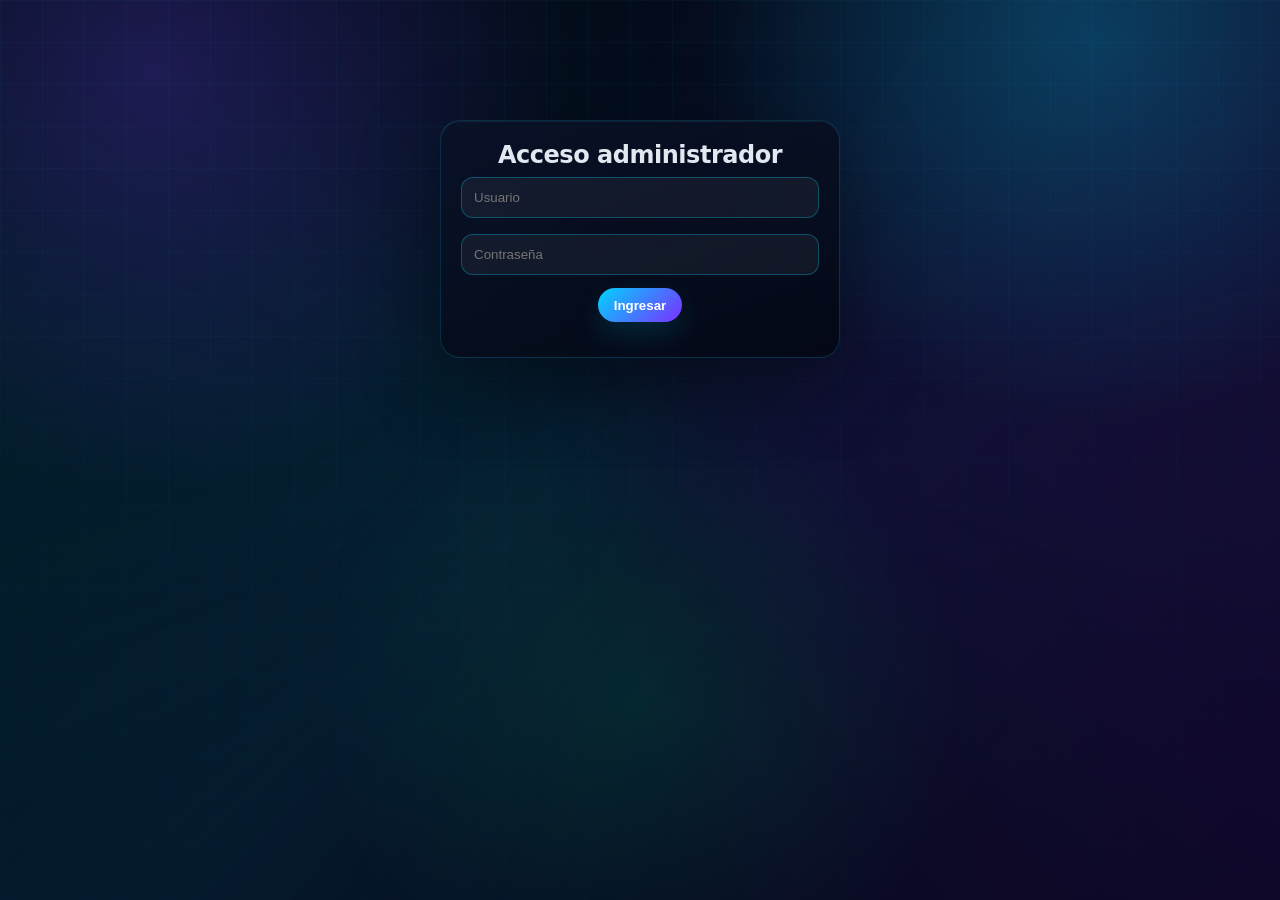
<file: admin-crowdsourcing.html>
<!DOCTYPE html>
<html lang="es">
<head>
    <meta charset="UTF-8">
    <meta name="viewport" content="width=device-width, initial-scale=1.0">
    <title>Admin Crowdsourcing | EstampaHub</title>
    <style>
        * { margin: 0; padding: 0; box-sizing: border-box; }
        body { background: #02040a; font-family: 'Segoe UI', 'Exo 2', sans-serif; color: #e2e8f0; padding: 20px; }
        .container { max-width: 1300px; margin: 0 auto; }
        .card { background: rgba(10,14,30,0.9); border-radius: 20px; padding: 20px; margin-bottom: 20px; border: 1px solid rgba(0,212,255,0.2); backdrop-filter: blur(10px); }
        .btn { background: linear-gradient(135deg, #00d4ff, #7b2fff); border: none; padding: 8px 16px; border-radius: 30px; color: white; font-weight: bold; cursor: pointer; transition: transform 0.2s; margin: 5px; display: inline-block; text-align: center; }
        .btn-small { padding: 4px 12px; font-size: 0.75rem; }
        .btn-danger { background: linear-gradient(135deg, #f43f5e, #e11d48); }
        .btn-success { background: linear-gradient(135deg, #10b981, #059669); }
        .btn-warning { background: linear-gradient(135deg, #f59e0b, #d97706); }
        .login-box { max-width: 400px; margin: 100px auto; text-align: center; }
        input, textarea, select { width: 100%; padding: 12px; margin: 8px 0; background: rgba(255,255,255,0.05); border: 1px solid rgba(0,212,255,0.3); border-radius: 12px; color: white; }
        label { color: #a0b0cc; display: block; margin-bottom: 4px; font-size: 0.85rem; }
        .error { color: #ff6666; margin-top: 10px; }
        .loading { text-align: center; padding: 20px; color: #a0b0cc; }
        h1 { background: linear-gradient(135deg, #00d4ff, #7b2fff); -webkit-background-clip: text; background-clip: text; color: transparent; margin-bottom: 20px; }
        .proyecto, .propuesta-card { background: rgba(0,212,255,0.08); margin: 15px 0; padding: 15px; border-radius: 16px; border-left: 4px solid #00d4ff; transition: 0.2s; }
        .propuesta-card { background: rgba(123,47,255,0.08); }
        .badge { display: inline-block; padding: 2px 8px; border-radius: 20px; font-size: 0.7rem; margin-left: 8px; }
        .badge-abierto { background: #10b981; }
        .badge-cerrado { background: #6b7280; }
        .badge-pagado { background: #059669; }
        .badge-pendiente { background: #f43f5e; }
        .tabs { display: flex; gap: 10px; margin-bottom: 25px; border-bottom: 1px solid rgba(0,212,255,0.2); padding-bottom: 10px; flex-wrap: wrap; }
        .tab { background: rgba(255,255,255,0.05); padding: 10px 24px; border-radius: 40px; cursor: pointer; transition: 0.2s; font-weight: 500; }
        .tab.active { background: linear-gradient(135deg, #00d4ff, #7b2fff); color: white; }
        .modal { position: fixed; top: 0; left: 0; width: 100%; height: 100%; background: rgba(0,0,0,0.85); backdrop-filter: blur(5px); display: flex; align-items: center; justify-content: center; z-index: 1000; }
        .modal-card { background: #0f1220; border-radius: 24px; padding: 25px; max-width: 650px; width: 90%; max-height: 85vh; overflow-y: auto; border: 1px solid rgba(0,212,255,0.3); }
        .propuesta-img { max-width: 100px; border-radius: 8px; margin-right: 15px; }
        .flex-between { display: flex; justify-content: space-between; align-items: center; flex-wrap: wrap; gap: 10px; }
        .grid-2 { display: grid; grid-template-columns: repeat(auto-fit, minmax(280px, 1fr)); gap: 15px; }
        .btn-outline { background: transparent; border: 1px solid #00d4ff; color: #00d4ff; }
        .btn-outline:hover { background: rgba(0,212,255,0.1); }
    </style>
    <link rel="stylesheet" href="crowdsourcing-ui.css">
</head>
<body>
<div id="login" class="login-box">
    <div class="card">
        <h2>Acceso administrador</h2>
        <input type="text" id="admin-user" placeholder="Usuario">
        <input type="password" id="admin-pass" placeholder="Contraseña">
        <button class="btn" id="btn-login">Ingresar</button>
        <div id="login-error" class="error"></div>
    </div>
</div>

<div id="app" style="display:none;">
    <div class="container">
        <h1>🔐 Panel de Administración - Crowdsourcing</h1>
        <div class="tabs">
            <div class="tab active" data-tab="proyectos">📋 Proyectos</div>
            <div class="tab" data-tab="propuestas">📨 Todas las propuestas</div>
            <div class="tab" data-tab="disenadores">👥 Diseñadores</div>
        </div>

        <!-- Pestaña Proyectos -->
        <div id="tab-proyectos" class="card">
            <div class="flex-between" style="margin-bottom:15px;">
                <h3>Gestión de proyectos</h3>
                <button class="btn btn-small" id="refresh-proyectos">⟳ Refrescar</button>
            </div>
            <div id="lista-proyectos" class="loading">Cargando proyectos...</div>
        </div>

        <!-- Pestaña Propuestas -->
        <div id="tab-propuestas" class="card" style="display:none;">
            <div class="flex-between" style="margin-bottom:15px;">
                <h3>Todas las propuestas</h3>
                <button class="btn btn-small" id="refresh-propuestas">⟳ Refrescar</button>
            </div>
            <div id="lista-propuestas" class="loading">Cargando propuestas...</div>
        </div>

        <!-- Pestaña Diseñadores -->
        <div id="tab-disenadores" class="card" style="display:none;">
            <h3>Diseñadores autorizados</h3>
            <p>Los diseñadores con permiso pueden acceder al panel de diseñadores.</p>
            <div id="lista-disenadores" class="loading">Cargando...</div>
            <div style="margin-top:20px;">
                <p>Para añadir o modificar diseñadores, edita directamente la hoja <strong>usuarios_crowd</strong> en Google Sheets.</p>
                <p>Columnas: usuario, contraseña, rol (disenador), permiso_crowdsourcing (TRUE / FALSE)</p>
            </div>
        </div>
    </div>
</div>

<!-- Modal Editar Presupuesto -->
<div id="modal-editar-presupuesto" class="modal" style="display:none;">
    <div class="modal-card">
        <h3>Editar presupuesto del proyecto</h3>
        <input type="hidden" id="edit-proyecto-id">
        <label>Nuevo presupuesto (COP)</label>
        <input type="number" id="edit-precio" step="1000">
        <div class="flex-between" style="margin-top:15px;">
            <button class="btn btn-success" id="guardar-presupuesto">Guardar</button>
            <button class="btn btn-outline" id="cancelar-editar-presupuesto">Cancelar</button>
        </div>
        <div id="error-editar" class="error"></div>
    </div>
</div>

<script src="crowdsourcing-realtime.js"></script>
<script>
// ==================== CONFIGURACIÓN ====================
const SCRIPT_URL = 'https://script.google.com/macros/s/AKfycby7tPsabkyiBcVdoLOHzVadzuF2KLnodP7plV0Rl2Oa8GBDK-ZXR96AEzzqSRDiA8YvKw/exec'; // <--- REEMPLAZA SI ES NECESARIO

async function apiCall(action, data = {}) {
    let url = `${SCRIPT_URL}?action=${encodeURIComponent(action)}`;
    for (const key in data) url += `&${encodeURIComponent(key)}=${encodeURIComponent(data[key])}`;
    window.CrowdUI?.networkStart(action);
    try {
        const res = await fetch(url);
        const json = await res.json();
        window.CrowdUI?.networkEnd(true);
        return json;
    } catch (error) {
        window.CrowdUI?.networkEnd(false);
        throw error;
    }
}

let proyectosData = [];
let currentTab = 'proyectos';
window.CrowdUI?.init({ role: 'Panel administrador' });

// ==================== LOGIN ====================
document.getElementById('btn-login').onclick = async () => {
    const user = document.getElementById('admin-user').value.trim();
    const pass = document.getElementById('admin-pass').value.trim();
    if (!user || !pass) { document.getElementById('login-error').innerText = 'Complete credenciales'; return; }
    const result = await window.CrowdUI.withButton(document.getElementById('btn-login'), 'Ingresando...', () => window.CrowdUI.withAction('Validando administrador...', () => apiCall('loginAdmin', { usuario: user, contrasena: pass }), { updatedLabel: 'Login' }));
    if (result.success) {
        document.getElementById('login').style.display = 'none';
        document.getElementById('app').style.display = 'block';
        cargarProyectos();
        cargarPropuestasGlobales();
        cargarDisenadores();
        iniciarActualizacionAdmin();
    } else {
        document.getElementById('login-error').innerText = result.error;
    }
};

// ==================== PESTAÑAS ====================
document.querySelectorAll('.tab').forEach(tab => {
    tab.onclick = () => {
        currentTab = tab.dataset.tab;
        document.querySelectorAll('.tab').forEach(t => t.classList.remove('active'));
        tab.classList.add('active');
        document.getElementById('tab-proyectos').style.display = currentTab === 'proyectos' ? 'block' : 'none';
        document.getElementById('tab-propuestas').style.display = currentTab === 'propuestas' ? 'block' : 'none';
        document.getElementById('tab-disenadores').style.display = currentTab === 'disenadores' ? 'block' : 'none';
        if (currentTab === 'proyectos') cargarProyectos();
        if (currentTab === 'propuestas') cargarPropuestasGlobales();
    };
});

document.getElementById('refresh-proyectos').onclick = () => window.CrowdUI.withAction('Refrescando proyectos...', () => cargarProyectos(), { successMessage: 'Proyectos actualizados' });
document.getElementById('refresh-propuestas').onclick = () => window.CrowdUI.withAction('Refrescando propuestas...', () => cargarPropuestasGlobales(), { successMessage: 'Propuestas actualizadas' });

// ==================== PROYECTOS ====================
async function cargarProyectos(options = {}) {
    const div = document.getElementById('lista-proyectos');
    if (!options.silent) div.innerHTML = '<div class="loading">Cargando proyectos...</div>';
    window.CrowdUI?.setStatus(options.silent ? 'Actualizando proyectos en segundo plano...' : 'Cargando proyectos...', 'busy');
    const res = await apiCall('listarProyectos', { soloAbiertos: 'false' });
    if (!res.success || !res.proyectos.length) { div.innerHTML = '<p>No hay proyectos.</p>'; window.CrowdUI?.setUpdated('Proyectos'); return; }
    proyectosData = res.proyectos;
    div.innerHTML = '';
    window.CrowdUI?.setUpdated('Proyectos');
    for (const proy of proyectosData) {
        const estadoBadge = proy.estado === 'abierto' ? '<span class="badge badge-abierto">🟢 Abierto</span>' : '<span class="badge badge-cerrado">🔒 Cerrado</span>';
        const pagadoBadge = proy.pagado ? '<span class="badge badge-pagado">✅ Pagado</span>' : '<span class="badge badge-pendiente">⏳ Pendiente</span>';
        const card = document.createElement('div');
        card.className = 'proyecto';
        card.innerHTML = `
            <div class="flex-between">
                <h3>${escapeHtml(proy.titulo)}</h3>
                <div>
                    <button class="btn btn-small" data-ver-prop="${proy.id}">👁️ Propuestas</button>
                    <button class="btn btn-small btn-warning" data-editar-precio="${proy.id}" data-precio="${proy.precio}">✏️ Editar precio</button>
                    ${proy.estado === 'abierto' ? `<button class="btn btn-small btn-danger" data-cerrar="${proy.id}">🔒 Cerrar</button>` : ''}
                    ${proy.estado === 'cerrado' && !proy.pagado ? `<button class="btn btn-small btn-success" data-pagar="${proy.id}">💰 Marcar pagado</button>` : ''}
                </div>
            </div>
            <p>${escapeHtml(proy.descripcion)}</p>
            <p><strong>💰 Presupuesto:</strong> $${Number(proy.precio).toLocaleString('es-CO')}</p>
            <p><strong>📅 Creado:</strong> ${new Date(proy.fecha).toLocaleString()} | <strong>Estado:</strong> ${estadoBadge} ${pagadoBadge}</p>
            ${window.CrowdUI?.projectFlowHtml(proy) || ''}
            ${proy.imagen_referencia ? `<p><strong>📷 Referencia:</strong><br><img src="${proy.imagen_referencia}" style="max-width:120px; border-radius:8px;"></p>` : ''}
            ${proy.ganador_id ? `<p><strong>🏆 ID Propuesta ganadora:</strong> ${proy.ganador_id}</p>` : ''}
            ${proy.enlace_entrega ? `<p><strong>🔗 Entrega:</strong> <a href="${proy.enlace_entrega}" target="_blank">Descargar diseño final</a></p>` : ''}
        `;
        div.appendChild(card);

        card.querySelector(`[data-ver-prop="${proy.id}"]`).onclick = () => verPropuestasProyecto(proy.id);
        card.querySelector(`[data-editar-precio="${proy.id}"]`).onclick = () => abrirModalEditarPrecio(proy.id, proy.precio);
        const btnCerrar = card.querySelector(`[data-cerrar="${proy.id}"]`);
        if (btnCerrar) btnCerrar.onclick = () => cerrarProyecto(proy.id);
        const btnPagar = card.querySelector(`[data-pagar="${proy.id}"]`);
        if (btnPagar) btnPagar.onclick = () => marcarPagado(proy.id);
    }
}

function abrirModalEditarPrecio(proyecto_id, precioActual) {
    document.getElementById('edit-proyecto-id').value = proyecto_id;
    document.getElementById('edit-precio').value = precioActual;
    document.getElementById('modal-editar-presupuesto').style.display = 'flex';
    document.getElementById('error-editar').innerText = '';
}

document.getElementById('guardar-presupuesto').onclick = async () => {
    const proyecto_id = document.getElementById('edit-proyecto-id').value;
    const nuevoPrecio = parseFloat(document.getElementById('edit-precio').value);
    if (isNaN(nuevoPrecio) || nuevoPrecio <= 0) {
        document.getElementById('error-editar').innerText = 'Monto inválido';
        return;
    }
    const result = await window.CrowdUI.withAction('Actualizando presupuesto...', () => apiCall('actualizarPresupuesto', { proyecto_id, nuevo_precio: nuevoPrecio }), { successMessage: 'Presupuesto actualizado' });
    if (result.success) {
        alert('✅ Presupuesto actualizado');
        document.getElementById('modal-editar-presupuesto').style.display = 'none';
        cargarProyectos();
    } else {
        document.getElementById('error-editar').innerText = result.error || 'Error al actualizar';
    }
};
document.getElementById('cancelar-editar-presupuesto').onclick = () => {
    document.getElementById('modal-editar-presupuesto').style.display = 'none';
};

async function cerrarProyecto(proyecto_id) {
    if (!confirm('¿Cerrar este proyecto? No recibirá más propuestas.')) return;
    const result = await window.CrowdUI.withAction('Cerrando proyecto...', () => apiCall('cerrarProyecto', { proyecto_id }), { successMessage: 'Proyecto cerrado' });
    if (result.success) {
        alert('✅ Proyecto cerrado');
        cargarProyectos();
        if (currentTab === 'propuestas') cargarPropuestasGlobales();
    } else {
        alert('❌ Error: ' + (result.error || 'Desconocido'));
    }
}

async function marcarPagado(proyecto_id) {
    const enlace = prompt('Ingresa el enlace de descarga del diseño final (URL):');
    if (!enlace) return;
    const result = await window.CrowdUI.withAction('Marcando proyecto como pagado...', () => apiCall('marcarPagado', { proyecto_id, enlace_entrega: enlace }), { successMessage: 'Proyecto marcado como pagado' });
    if (result.success) {
        alert('✅ Proyecto marcado como pagado');
        cargarProyectos();
        if (currentTab === 'propuestas') cargarPropuestasGlobales();
    } else {
        alert('❌ Error al marcar pagado');
    }
}

// ==================== PROPUESTAS GLOBALES ====================
async function cargarPropuestasGlobales(options = {}) {
    const div = document.getElementById('lista-propuestas');
    if (!options.silent) div.innerHTML = '<div class="loading">Cargando propuestas...</div>';
    window.CrowdUI?.setStatus(options.silent ? 'Actualizando propuestas...' : 'Cargando propuestas...', 'busy');
    const resProy = await apiCall('listarProyectos', { soloAbiertos: 'false' });
    if (!resProy.success) { div.innerHTML = '<p>Error al cargar proyectos.</p>'; return; }
    let todasPropuestas = [];
    for (const proy of resProy.proyectos) {
        const resProp = await apiCall('listarPropuestas', { proyecto_id: proy.id });
        if (resProp.success && resProp.propuestas.length) {
            resProp.propuestas.forEach(p => {
                p.titulo_proyecto = proy.titulo;
                p.precio_proyecto = proy.precio;
                p.estado_proyecto = proy.estado;
                p.proyecto_estado = proy.estado;
            });
            todasPropuestas.push(...resProp.propuestas);
        }
    }
    if (todasPropuestas.length === 0) { div.innerHTML = '<p>No hay propuestas todavía.</p>'; window.CrowdUI?.setUpdated('Propuestas'); return; }
    div.innerHTML = '';
    window.CrowdUI?.setUpdated('Propuestas');
    for (const p of todasPropuestas) {
        const esGanadora = p.seleccionada;
        const card = document.createElement('div');
        card.className = 'propuesta-card';
        card.innerHTML = `
            <div class="flex-between">
                <strong>${escapeHtml(p.disenador)}</strong> 
                <span>${p.estado_proyecto === 'abierto' ? '🟢 Proyecto abierto' : '🔒 Cerrado'}</span>
            </div>
            <div><strong>Proyecto:</strong> ${escapeHtml(p.titulo_proyecto)}</div>
            <div><strong>Presupuesto base:</strong> $${Number(p.precio_proyecto).toLocaleString('es-CO')}</div>
            ${p.precio_contraoferta ? `<div><strong>💰 Contraoferta:</strong> $${Number(p.precio_contraoferta).toLocaleString('es-CO')} (${p.estado_contraoferta === 'aceptada' ? 'Aceptada' : 'Pendiente'})</div>` : ''}
            <div><em>${escapeHtml(p.comentario) || 'Sin comentario'}</em></div>
            <div><small>Enviado: ${new Date(p.fecha).toLocaleString()}</small></div>
            <div class="flex-between" style="margin-top:10px;">
                <button class="btn btn-small" data-ver-proyecto="${p.proyecto_id}">👁️ Ver proyecto</button>
                ${!esGanadora && p.estado_proyecto === 'abierto' ? `<button class="btn btn-small btn-success" data-elegir="${p.id}" data-proyecto="${p.proyecto_id}">🏆 Elegir ganador</button>` : ''}
                <button class="btn btn-small btn-danger" data-eliminar="${p.id}" data-proyecto="${p.proyecto_id}">🗑 Eliminar</button>
            </div>
        `;
        div.appendChild(card);
        card.querySelector(`[data-ver-proyecto="${p.proyecto_id}"]`).onclick = () => {
            document.querySelector('.tab[data-tab="proyectos"]').click();
            setTimeout(() => {
                const elemento = document.querySelector(`.proyecto h3`); // Podría mejorarse, pero visibilidad
                if (elemento) elemento.scrollIntoView({ behavior: 'smooth' });
            }, 500);
        };
        const btnElegir = card.querySelector(`[data-elegir="${p.id}"]`);
        if (btnElegir) btnElegir.onclick = () => elegirGanador(p.id, p.proyecto_id);
        card.querySelector(`[data-eliminar="${p.id}"]`).onclick = () => eliminarPropuesta(p.id, p.proyecto_id);
    }
}

async function elegirGanador(propuesta_id, proyecto_id) {
    if (!confirm('¿Seleccionar esta propuesta como ganadora? El proyecto se cerrará.')) return;
    const result = await window.CrowdUI.withAction('Seleccionando ganador...', () => apiCall('elegirGanadorCliente', { propuesta_id, proyecto_id }), { successMessage: 'Ganador seleccionado' });
    if (result.success) {
        alert('✅ Ganador seleccionado');
        cargarProyectos();
        cargarPropuestasGlobales();
    } else {
        alert('❌ Error: ' + (result.error || 'desconocido'));
    }
}

async function eliminarPropuesta(propuesta_id, proyecto_id) {
    if (!confirm('¿Eliminar esta propuesta? No se puede deshacer.')) return;
    const result = await window.CrowdUI.withAction('Eliminando propuesta...', () => apiCall('eliminarPropuesta', { propuesta_id }), { successMessage: 'Propuesta eliminada' });
    if (result.success) {
        alert('✅ Propuesta eliminada');
        cargarProyectos();
        cargarPropuestasGlobales();
    } else {
        alert('❌ Error: ' + (result.error || 'desconocido'));
    }
}

// ==================== VER PROPUESTAS DE UN PROYECTO (MODAL) ====================
async function verPropuestasProyecto(proyecto_id) {
    const res = await window.CrowdUI.withAction('Cargando propuestas del proyecto...', () => apiCall('listarPropuestas', { proyecto_id }), { updatedLabel: 'Propuestas del proyecto' });
    if (!res.success || !res.propuestas.length) {
        alert('No hay propuestas para este proyecto.');
        return;
    }
    let html = `<h3>Propuestas del proyecto</h3><div style="max-height:500px; overflow-y:auto;">`;
    for (const p of res.propuestas) {
        const esGanadora = p.seleccionada;
        html += `
            <div class="propuesta-item" style="margin:10px 0; padding:12px; background:rgba(123,47,255,0.1); border-radius:12px;">
                <div style="display:flex; gap:15px; flex-wrap:wrap; align-items:flex-start;">
                    <img src="${p.imagen_url}" class="propuesta-img" onerror="this.src='https://via.placeholder.com/100'">
                    <div style="flex:1">
                        <strong>${escapeHtml(p.disenador)}</strong> (${escapeHtml(p.email)})<br>
                        <em>${escapeHtml(p.comentario) || 'Sin comentarios'}</em><br>
                        <small>Enviado: ${new Date(p.fecha).toLocaleString()}</small>
                        ${p.precio_contraoferta ? `<br><strong>💰 Contraoferta:</strong> $${Number(p.precio_contraoferta).toLocaleString('es-CO')} (${p.estado_contraoferta === 'aceptada' ? 'Aceptada' : 'Pendiente'})` : ''}
                        ${esGanadora ? '<br><span style="color:#00ff9f;">🏆 PROPUESTA GANADORA</span>' : ''}
                        <div style="margin-top:8px;">
                            ${!esGanadora ? `<button class="btn btn-small btn-success" data-elegir="${p.id}" data-proy="${proyecto_id}">🏆 Elegir ganador</button>` : ''}
                            <button class="btn btn-small btn-danger" data-eliminar="${p.id}" data-proy="${proyecto_id}">🗑 Eliminar</button>
                        </div>
                    </div>
                </div>
            </div>
        `;
    }
    html += `</div><div style="margin-top:15px;"><button class="btn" id="cerrar-modal-prop">Cerrar</button></div>`;
    const modal = document.createElement('div');
    modal.className = 'modal';
    modal.style.display = 'flex';
    modal.innerHTML = `<div class="modal-card">${html}</div>`;
    document.body.appendChild(modal);
    modal.querySelectorAll('[data-elegir]').forEach(btn => {
        btn.onclick = async () => {
            const propId = btn.dataset.elegir;
            const proyId = btn.dataset.proy;
            await elegirGanador(propId, proyId);
            modal.remove();
            cargarProyectos();
            if (currentTab === 'propuestas') cargarPropuestasGlobales();
        };
    });
    modal.querySelectorAll('[data-eliminar]').forEach(btn => {
        btn.onclick = async () => {
            const propId = btn.dataset.eliminar;
            const proyId = btn.dataset.proy;
            await eliminarPropuesta(propId, proyId);
            modal.remove();
            cargarProyectos();
            if (currentTab === 'propuestas') cargarPropuestasGlobales();
        };
    });
    modal.querySelector('#cerrar-modal-prop')?.addEventListener('click', () => modal.remove());
}

// ==================== DISEÑADORES (información) ====================
function cargarDisenadores() {
    const div = document.getElementById('lista-disenadores');
    div.innerHTML = '<p>Para gestionar diseñadores, edita directamente la hoja <strong>usuarios_crowd</strong> en Google Sheets.</p><p>Campos: usuario, contraseña, rol (disenador), permiso_crowdsourcing (TRUE/FALSE).</p>';
}


function iniciarActualizacionAdmin() {
    window.CrowdUI?.startAutoRefresh([
        { name: 'Proyectos', run: () => currentTab === 'proyectos' ? cargarProyectos({ silent: true }) : Promise.resolve() },
        { name: 'Propuestas', run: () => currentTab === 'propuestas' ? cargarPropuestasGlobales({ silent: true }) : Promise.resolve() }
    ], 30000);
}

function escapeHtml(str) {
    if (!str) return '';
    return str.replace(/[&<>]/g, m => m === '&' ? '&amp;' : (m === '<' ? '&lt;' : '&gt;'));
}
</script>
</body>
</html>
</file>
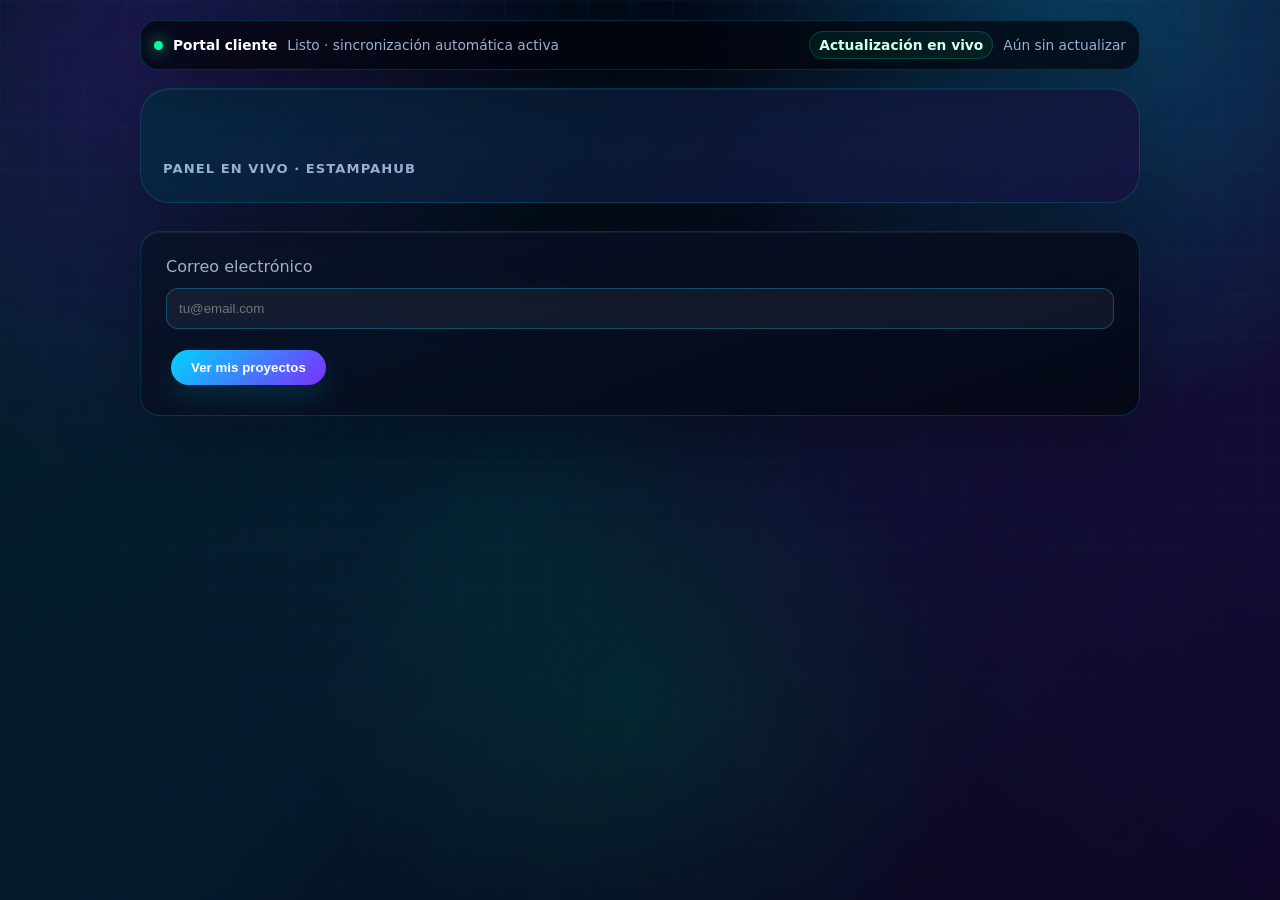
<file: crowdsourcing.html>
<!DOCTYPE html>
<html lang="es">
<head>
    <meta charset="UTF-8">
    <meta name="viewport" content="width=device-width, initial-scale=1.0">
    <title>Mis proyectos - Crowdsourcing | EstampaHub</title>
    <style>
        * { margin: 0; padding: 0; box-sizing: border-box; }
        body { background: #02040a; font-family: 'Segoe UI', 'Exo 2', sans-serif; color: #e2e8f0; padding: 20px; }
        .container { max-width: 1000px; margin: 0 auto; }
        .card { background: rgba(10,14,30,0.9); border-radius: 20px; padding: 25px; margin-bottom: 20px; border: 1px solid rgba(0,212,255,0.2); }
        h1 { background: linear-gradient(135deg, #00d4ff, #7b2fff); -webkit-background-clip: text; background-clip: text; color: transparent; text-align: center; margin-bottom: 20px; }
        .btn { background: linear-gradient(135deg, #00d4ff, #7b2fff); border: none; padding: 10px 20px; border-radius: 30px; color: white; font-weight: bold; cursor: pointer; margin: 5px; }
        .btn-small { padding: 5px 12px; font-size: 0.8rem; }
        .btn-secundario { background: #4a5568; }
        input, textarea { width: 100%; padding: 12px; margin: 8px 0 16px; background: rgba(255,255,255,0.05); border: 1px solid rgba(0,212,255,0.3); border-radius: 12px; color: white; }
        label { color: #a0b0cc; display: block; margin-bottom: 4px; }
        .error-msg { color: #ff6666; margin-top: 10px; }
        .success-msg { color: #88ff88; margin-top: 10px; }
        .proyecto { background: rgba(0,212,255,0.08); margin: 15px 0; padding: 15px; border-radius: 16px; border-left: 4px solid #00d4ff; }
        .propuesta { background: rgba(123,47,255,0.1); margin: 10px 0; padding: 12px; border-radius: 12px; display: flex; gap: 15px; flex-wrap: wrap; align-items: center; }
        .propuesta img { max-width: 100px; border-radius: 10px; }
        .ganador { border: 2px solid #00ff9f; background: rgba(0,255,159,0.1); }
        .badge { display: inline-block; padding: 2px 8px; border-radius: 20px; font-size: 0.7rem; margin-left: 8px; }
        .badge-abierto { background: #10b981; }
        .badge-cerrado { background: #6b7280; }
        .badge-pagado { background: #059669; }
        .loading { text-align: center; padding: 20px; color: #a0b0cc; }
        .imagen-ref { max-width: 150px; border-radius: 10px; margin-top: 10px; }
        .contraoferta { background: rgba(255,170,0,0.2); border-left: 4px solid #ffaa00; padding: 8px; margin-top: 5px; border-radius: 8px; }
        .flex-between { display: flex; justify-content: space-between; align-items: center; flex-wrap: wrap; gap: 10px; }
    </style>
    <link rel="stylesheet" href="crowdsourcing-ui.css">
</head>
<body>
<div class="container">
    <h1>📋 Mis Proyectos de Diseño</h1>
    <div id="identificacion" class="card">
        <label>Correo electrónico</label>
        <input type="email" id="email-cliente" placeholder="tu@email.com">
        <button class="btn" id="btn-identificar">Ver mis proyectos</button>
        <div id="ident-error" class="error-msg" style="display:none;"></div>
    </div>
    <div id="panel-mis-proyectos" style="display:none;">
        <div class="card">
            <div class="flex-between" style="margin-bottom:15px;">
                <h3>Tus proyectos</h3>
                <div>
                    <button class="btn btn-small" id="btn-refrescar-proyectos">⟳ Refrescar</button>
                    <button class="btn btn-small" id="btn-nuevo-proyecto">➕ Nuevo proyecto</button>
                </div>
            </div>
            <div id="lista-proyectos" class="loading">Cargando...</div>
        </div>
    </div>
    <div id="nuevo-proyecto-modal" class="card" style="display:none;">
        <h3>Nuevo proyecto</h3>
        <input type="text" id="titulo" placeholder="Título">
        <textarea id="descripcion" rows="3" placeholder="Descripción"></textarea>
        <input type="number" id="precio" placeholder="Presupuesto (COP)" step="1000">
        <label>Imagen de referencia (opcional)</label>
        <input type="file" id="imagen-ref-input" accept="image/*">
        <div id="preview-ref" style="margin:10px 0;"></div>
        <button class="btn" id="btn-subir-imagen-ref">Subir imagen</button>
        <p style="font-size:0.8rem; color:#a0b0cc;">O pega un enlace de referencia:</p>
        <input type="url" id="enlace-ref" placeholder="https://...">
        <button class="btn" id="btn-crear-proyecto">Publicar proyecto</button>
        <button class="btn btn-secundario" id="btn-cancelar-modal">Cancelar</button>
        <div id="msg-crear-error" class="error-msg" style="display:none;"></div>
        <div id="msg-crear-success" class="success-msg" style="display:none;"></div>
    </div>
</div>
<script src="crowdsourcing-realtime.js"></script>
<script>
// ==================== CONFIGURACIÓN ====================
const SCRIPT_URL = 'https://script.google.com/macros/s/AKfycby7tPsabkyiBcVdoLOHzVadzuF2KLnodP7plV0Rl2Oa8GBDK-ZXR96AEzzqSRDiA8YvKw/exec'; // <--- REEMPLAZA CON TU URL
const IMGBB_API_KEY = '4462519cb074f1cbc262c103c3f2dc3c'; // <--- REEMPLAZA CON TU CLAVE

let currentEmail = '';
let imagenReferenciaUrl = '';
window.CrowdUI?.init({ role: 'Portal cliente' });

// ==================== FUNCIONES ====================
async function apiCall(action, data = {}) {
    let url = `${SCRIPT_URL}?action=${encodeURIComponent(action)}`;
    for (const key in data) url += `&${encodeURIComponent(key)}=${encodeURIComponent(data[key])}`;
    window.CrowdUI?.networkStart(action);
    try {
        const res = await fetch(url);
        const json = await res.json();
        window.CrowdUI?.networkEnd(true);
        return json;
    } catch (error) {
        window.CrowdUI?.networkEnd(false);
        throw error;
    }
}

async function subirImagenABase64(file) {
    return new Promise((resolve, reject) => {
        const reader = new FileReader();
        reader.onload = () => resolve(reader.result.split(',')[1]);
        reader.onerror = reject;
        reader.readAsDataURL(file);
    });
}

async function subirImgBB(file) {
    const base64 = await subirImagenABase64(file);
    const formData = new FormData();
    formData.append('key', IMGBB_API_KEY);
    formData.append('image', base64);
    const response = await fetch('https://api.imgbb.com/1/upload', { method: 'POST', body: formData });
    const data = await response.json();
    if (data.success) return data.data.url;
    else throw new Error(data.error.message);
}

// ==================== MANEJO DE INTERFAZ ====================
document.getElementById('btn-identificar').onclick = async () => {
    const email = document.getElementById('email-cliente').value.trim();
    if (!email || !email.includes('@')) { document.getElementById('ident-error').innerText = 'Correo inválido'; return; }
    currentEmail = email;
    document.getElementById('identificacion').style.display = 'none';
    document.getElementById('panel-mis-proyectos').style.display = 'block';
    await cargarMisProyectos();
    iniciarActualizacionCliente();
};

async function cargarMisProyectos(options = {}) {
    const div = document.getElementById('lista-proyectos');
    if (!options.silent) div.innerHTML = '<div class="loading">Cargando tus proyectos...</div>';
    window.CrowdUI?.setStatus(options.silent ? 'Actualizando tus proyectos en segundo plano...' : 'Cargando tus proyectos...', 'busy');
    const res = await apiCall('listarMisProyectos', { correo: currentEmail });
    if (!res.success || !res.proyectos.length) { div.innerHTML = '<p>No tienes proyectos aún. Crea uno nuevo.</p>'; window.CrowdUI?.setUpdated('Proyectos'); return; }
    div.innerHTML = '';
    window.CrowdUI?.setUpdated('Proyectos');
    for (const proy of res.proyectos) {
        const estadoBadge = proy.estado === 'abierto' ? '<span class="badge badge-abierto">🟢 Abierto</span>' : '<span class="badge badge-cerrado">🔒 Cerrado</span>';
        const pagadoBadge = proy.pagado ? '<span class="badge badge-pagado">✅ Pagado</span>' : '<span class="badge" style="background:#f43f5e;">⏳ Pendiente</span>';
        const card = document.createElement('div');
        card.className = 'proyecto';
        card.innerHTML = `
            <h3>${escapeHtml(proy.titulo)}</h3>
            <p>${escapeHtml(proy.descripcion)}</p>
            <p><strong>Presupuesto:</strong> $${Number(proy.precio).toLocaleString('es-CO')} 
            ${proy.estado === 'abierto' ? `<button class="btn btn-small" data-editar="${proy.id}" data-precio="${proy.precio}">✏️ Editar</button>` : ''}</p>
            <p><strong>Fecha:</strong> ${new Date(proy.fecha).toLocaleDateString()}</p>
            <p><strong>Estado:</strong> ${estadoBadge} ${pagadoBadge}</p>
            ${window.CrowdUI?.projectFlowHtml(proy) || ''}
            ${proy.enlace_entrega ? `<p><strong>🔗 Entrega:</strong> <a href="${proy.enlace_entrega}" target="_blank">Descargar diseño final</a></p>` : ''}
            ${proy.imagen_referencia ? `<p><strong>📷 Imagen de referencia:</strong><br><img src="${proy.imagen_referencia}" class="imagen-ref"></p>` : ''}
            <button class="btn" data-ver="${proy.id}">👁️ Ver propuestas recibidas</button>
        `;
        div.appendChild(card);
        card.querySelector(`[data-ver="${proy.id}"]`).onclick = () => verPropuestas(proy.id, proy.estado === 'abierto', proy.pagado);
        const btnEditar = card.querySelector(`[data-editar="${proy.id}"]`);
        if (btnEditar) btnEditar.onclick = () => editarPresupuesto(proy.id, proy.precio);
    }
}

async function editarPresupuesto(proyecto_id, precioActual) {
    const nuevoPrecio = prompt('Nuevo presupuesto (COP):', precioActual);
    if (!nuevoPrecio) return;
    const num = parseFloat(nuevoPrecio);
    if (isNaN(num) || num <= 0) { window.CrowdUI?.toast('Monto inválido', 'warning'); alert('Monto inválido'); return; }
    const result = await window.CrowdUI.withAction('Actualizando presupuesto...', () => apiCall('actualizarPresupuesto', { proyecto_id, nuevo_precio: num }), { successMessage: 'Presupuesto actualizado' });
    if (result.success) {
        alert('✅ Presupuesto actualizado');
        await cargarMisProyectos();
        iniciarActualizacionCliente();
    } else {
        alert('❌ Error: ' + (result.error || 'Desconocido'));
    }
}

async function verPropuestas(proyecto_id, abierto, pagado) {
    const res = await window.CrowdUI.withAction('Cargando propuestas...', () => apiCall('listarPropuestas', { proyecto_id }), { updatedLabel: 'Propuestas' });
    if (!res.success || !res.propuestas.length) { alert('No hay propuestas aún.'); return; }
    let html = `<h3>Propuestas recibidas</h3>`;
    for (let p of res.propuestas) {
        let imagenHtml = '';
        if (pagado && p.seleccionada && p.imagen_diseno) {
            imagenHtml = `<img src="${p.imagen_diseno}" onerror="this.src='https://via.placeholder.com/100'" style="max-width:100px; border-radius:8px;">`;
        } else if (!pagado && p.seleccionada) {
            imagenHtml = '<div style="background:#333; padding:5px; border-radius:8px;">🔒 Diseño disponible solo después del pago</div>';
        }
        let fechaEntregaHtml = '';
        if (p.fecha_entrega) {
            fechaEntregaHtml = `<br><span>📅 Entrega estimada: ${new Date(p.fecha_entrega).toLocaleString()}</span>`;
        }
        let contraOfertaHtml = '';
        if (abierto && p.precio_contraoferta && p.estado_contraoferta === 'pendiente') {
            contraOfertaHtml = `
                <div class="contraoferta">
                    💰 Contraoferta: $${Number(p.precio_contraoferta).toLocaleString('es-CO')}
                    <button class="btn btn-small" data-aceptar-contra="${p.id}" data-proy="${proyecto_id}">✅ Aceptar contraoferta</button>
                </div>
            `;
        }
        html += `<div class="propuesta ${p.seleccionada ? 'ganador' : ''}">
            ${imagenHtml}
            <div>
                <strong>${escapeHtml(p.disenador)}</strong> (${escapeHtml(p.email)})<br>
                <em>${escapeHtml(p.comentario) || 'Sin comentarios'}</em><br>
                <small>Enviado: ${new Date(p.fecha).toLocaleString()}</small>${fechaEntregaHtml}
                ${abierto && !p.seleccionada ? `<br><button class="btn btn-small" data-elegir="${p.id}" data-proy="${proyecto_id}">🏆 Elegir como ganadora</button>` : ''}
                ${p.seleccionada ? '<br><span style="color:#00ff9f;">✨ PROPUESTA GANADORA ✨</span>' : ''}
                ${contraOfertaHtml}
            </div>
        </div>`;
    }
    const modal = window.open('', '_blank', 'width=700,height=600');
    modal.document.write(`
        <html><head><title>Propuestas</title>
        <style>
            body{background:#02040a;color:white;font-family:sans-serif;padding:20px;}
            .propuesta{background:rgba(123,47,255,0.1);margin:10px 0;padding:12px;border-radius:12px;display:flex;gap:15px;flex-wrap:wrap;}
            .propuesta img{max-width:100px;border-radius:10px;}
            .ganador{border:2px solid #00ff9f;}
            .contraoferta{background:rgba(255,170,0,0.2);border-left:4px solid #ffaa00;padding:8px;margin-top:5px;border-radius:8px;}
            .btn{background:linear-gradient(135deg,#00d4ff,#7b2fff);border:none;padding:5px 10px;border-radius:20px;color:white;cursor:pointer;}
        </style>
        </head>
        <body>${html}
        <script>
            const SCRIPT_URL = '${SCRIPT_URL}';
            async function elegirGanador(propId, proyId) {
                const url = \`\${SCRIPT_URL}?action=elegirGanadorCliente&proyecto_id=\${proyId}&propuesta_id=\${propId}\`;
                const res = await fetch(url);
                const data = await res.json();
                if(data.success) {
                    alert('✅ Ganador seleccionado. El proyecto se ha cerrado.');
                    location.reload();
                } else {
                    alert('❌ Error: ' + (data.error || 'desconocido'));
                }
            }
            async function aceptarContra(propId, proyId) {
                const url = \`\${SCRIPT_URL}?action=aceptarContraOferta&propuesta_id=\${propId}&proyecto_id=\${proyId}\`;
                const res = await fetch(url);
                const data = await res.json();
                if(data.success) {
                    alert(\`✅ Contraoferta aceptada. Nuevo presupuesto: $\${Number(data.nuevo_precio).toLocaleString('es-CO')}\`);
                    location.reload();
                } else {
                    alert('❌ Error: ' + (data.error || 'desconocido'));
                }
            }
            document.querySelectorAll('[data-elegir]').forEach(btn => {
                btn.onclick = () => elegirGanador(btn.dataset.elegir, btn.dataset.proy);
            });
            document.querySelectorAll('[data-aceptar-contra]').forEach(btn => {
                btn.onclick = () => aceptarContra(btn.dataset.aceptarContra, btn.dataset.proy);
            });
        <\/script>
        </body>
        </html>
    `);
    modal.document.close();
}

// ==================== REFRESCAR PROYECTOS ====================
document.getElementById('btn-refrescar-proyectos').onclick = () => {
    if (currentEmail) window.CrowdUI.withAction('Refrescando proyectos...', () => cargarMisProyectos(), { successMessage: 'Proyectos actualizados' });
    else alert('Primero identifícate con tu correo.');
};

// ==================== CREAR PROYECTO CON IMAGEN ====================
document.getElementById('btn-subir-imagen-ref').onclick = async (event) => {
    const fileInput = document.getElementById('imagen-ref-input');
    if (!fileInput.files.length) { alert('Selecciona una imagen primero'); return; }
    const file = fileInput.files[0];
    try {
        const url = await window.CrowdUI.withButton(event.currentTarget, 'Subiendo...', () => window.CrowdUI.withAction('Subiendo imagen de referencia...', () => subirImgBB(file), { successMessage: 'Imagen subida correctamente' }));
        imagenReferenciaUrl = url;
        document.getElementById('preview-ref').innerHTML = `<img src="${url}" width="100" style="border-radius:8px;">`;
        window.CrowdUI?.toast('Imagen de referencia lista', 'success');
    } catch(e) {
        window.CrowdUI?.toast('Error al subir imagen', 'error', e.message);
        alert('Error al subir imagen: ' + e.message);
    }
};

document.getElementById('btn-crear-proyecto').onclick = async (event) => {
    const titulo = document.getElementById('titulo').value.trim();
    const descripcion = document.getElementById('descripcion').value.trim();
    const precio = parseFloat(document.getElementById('precio').value);
    const enlaceRef = document.getElementById('enlace-ref').value.trim();
    const imagenRef = imagenReferenciaUrl || enlaceRef;
    if (!titulo || !descripcion || !precio) {
        document.getElementById('msg-crear-error').innerText = 'Completa todos los campos obligatorios';
        document.getElementById('msg-crear-error').style.display = 'block';
        window.CrowdUI?.toast('Completa los campos obligatorios', 'warning');
        return;
    }
    const result = await window.CrowdUI.withButton(event.currentTarget, 'Publicando...', () => window.CrowdUI.withAction('Publicando proyecto...', () => apiCall('crearProyecto', {
        titulo, descripcion, precio,
        correo_cliente: currentEmail,
        imagen_referencia: imagenRef
    }), { successMessage: 'Proyecto publicado correctamente' }));
    if (result.success) {
        document.getElementById('msg-crear-success').innerText = '✅ Proyecto creado';
        document.getElementById('msg-crear-success').style.display = 'block';
        setTimeout(() => {
            document.getElementById('nuevo-proyecto-modal').style.display = 'none';
            document.getElementById('panel-mis-proyectos').style.display = 'block';
            cargarMisProyectos();
            limpiarFormularioNuevo();
        }, 1500);
    } else {
        document.getElementById('msg-crear-error').innerText = 'Error: ' + (result.error || 'Desconocido');
        document.getElementById('msg-crear-error').style.display = 'block';
        window.CrowdUI?.toast('No se pudo crear el proyecto', 'error', result.error || 'Desconocido');
    }
};

function limpiarFormularioNuevo() {
    document.getElementById('titulo').value = '';
    document.getElementById('descripcion').value = '';
    document.getElementById('precio').value = '';
    document.getElementById('imagen-ref-input').value = '';
    document.getElementById('enlace-ref').value = '';
    document.getElementById('preview-ref').innerHTML = '';
    imagenReferenciaUrl = '';
}

document.getElementById('btn-nuevo-proyecto').onclick = () => {
    document.getElementById('nuevo-proyecto-modal').style.display = 'block';
    document.getElementById('panel-mis-proyectos').style.display = 'none';
};
document.getElementById('btn-cancelar-modal').onclick = () => {
    document.getElementById('nuevo-proyecto-modal').style.display = 'none';
    document.getElementById('panel-mis-proyectos').style.display = 'block';
};


function iniciarActualizacionCliente() {
    window.CrowdUI?.startAutoRefresh([
        { name: 'Mis proyectos', run: () => currentEmail ? cargarMisProyectos({ silent: true }) : Promise.resolve() }
    ], 30000);
}

function escapeHtml(str) {
    if (!str) return '';
    return str.replace(/[&<>]/g, m => m === '&' ? '&amp;' : (m === '<' ? '&lt;' : '&gt;'));
}
</script>
</body>
</html>
</file>
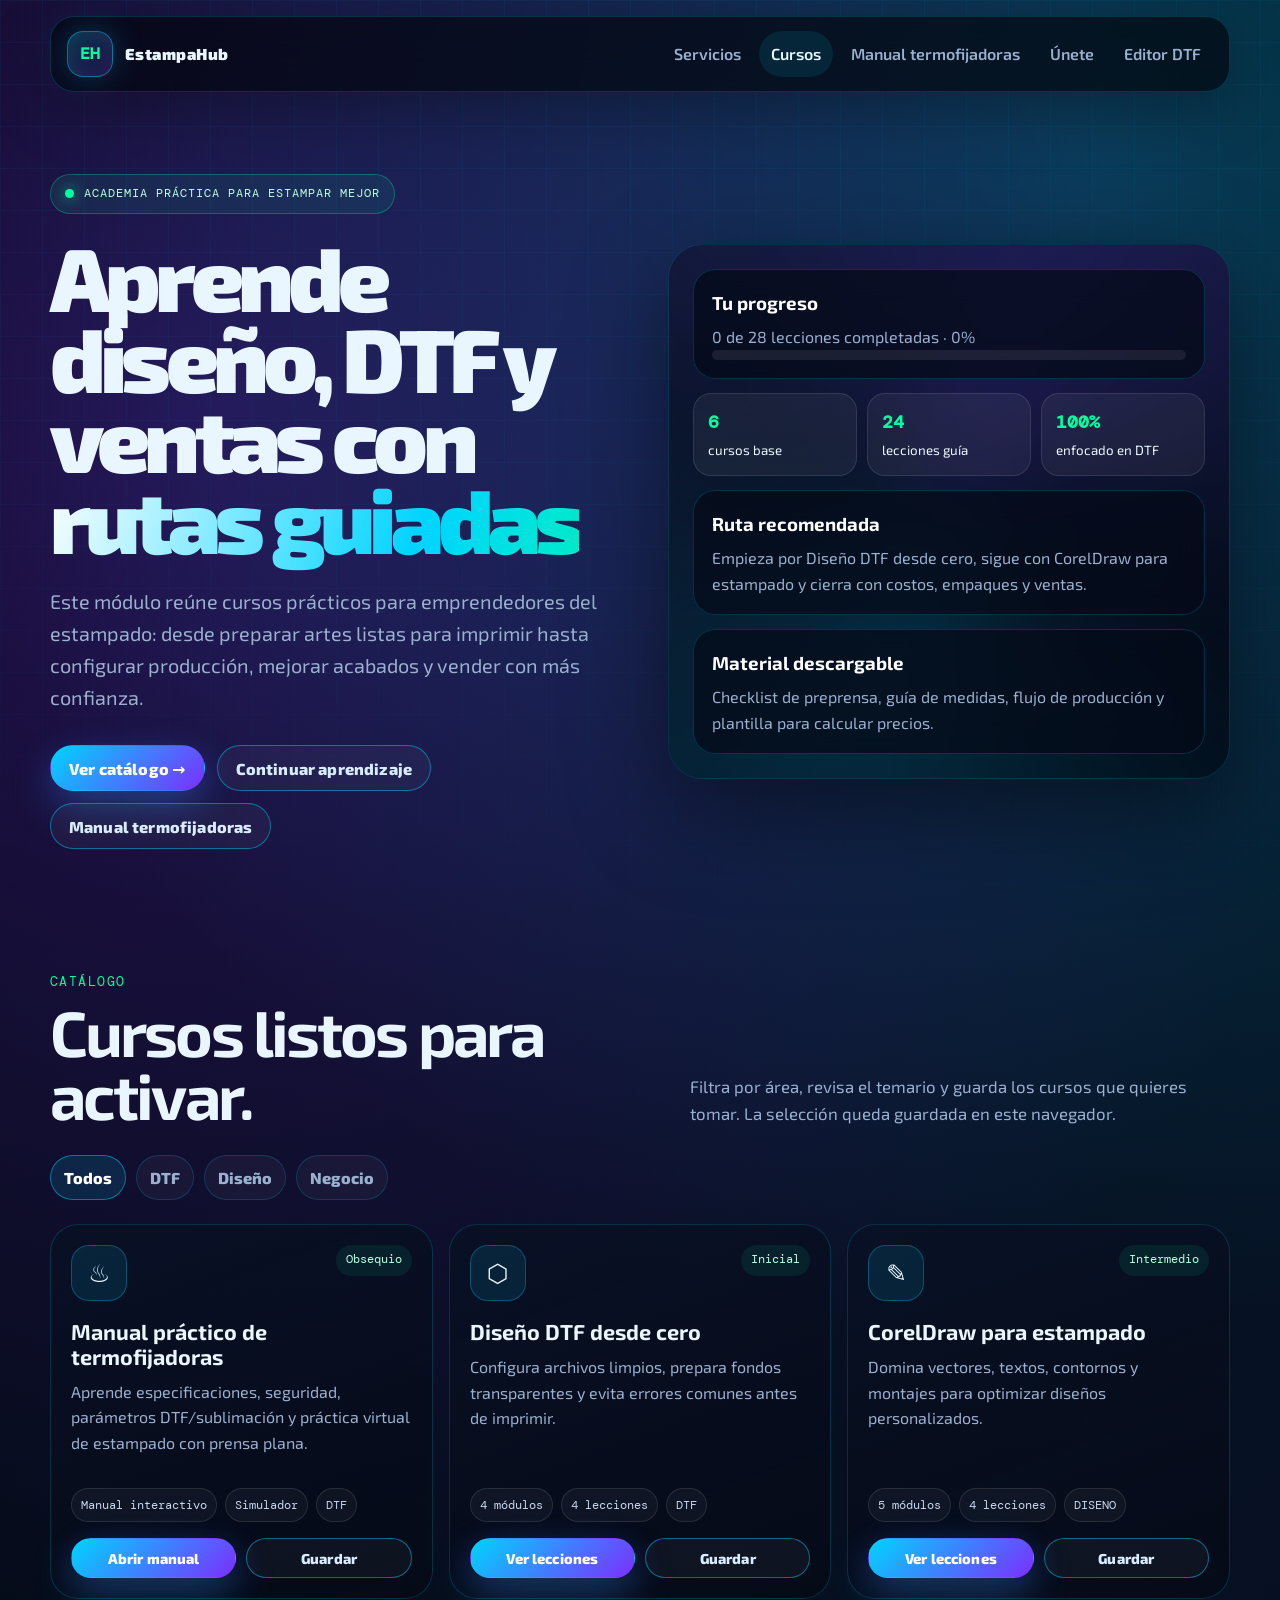
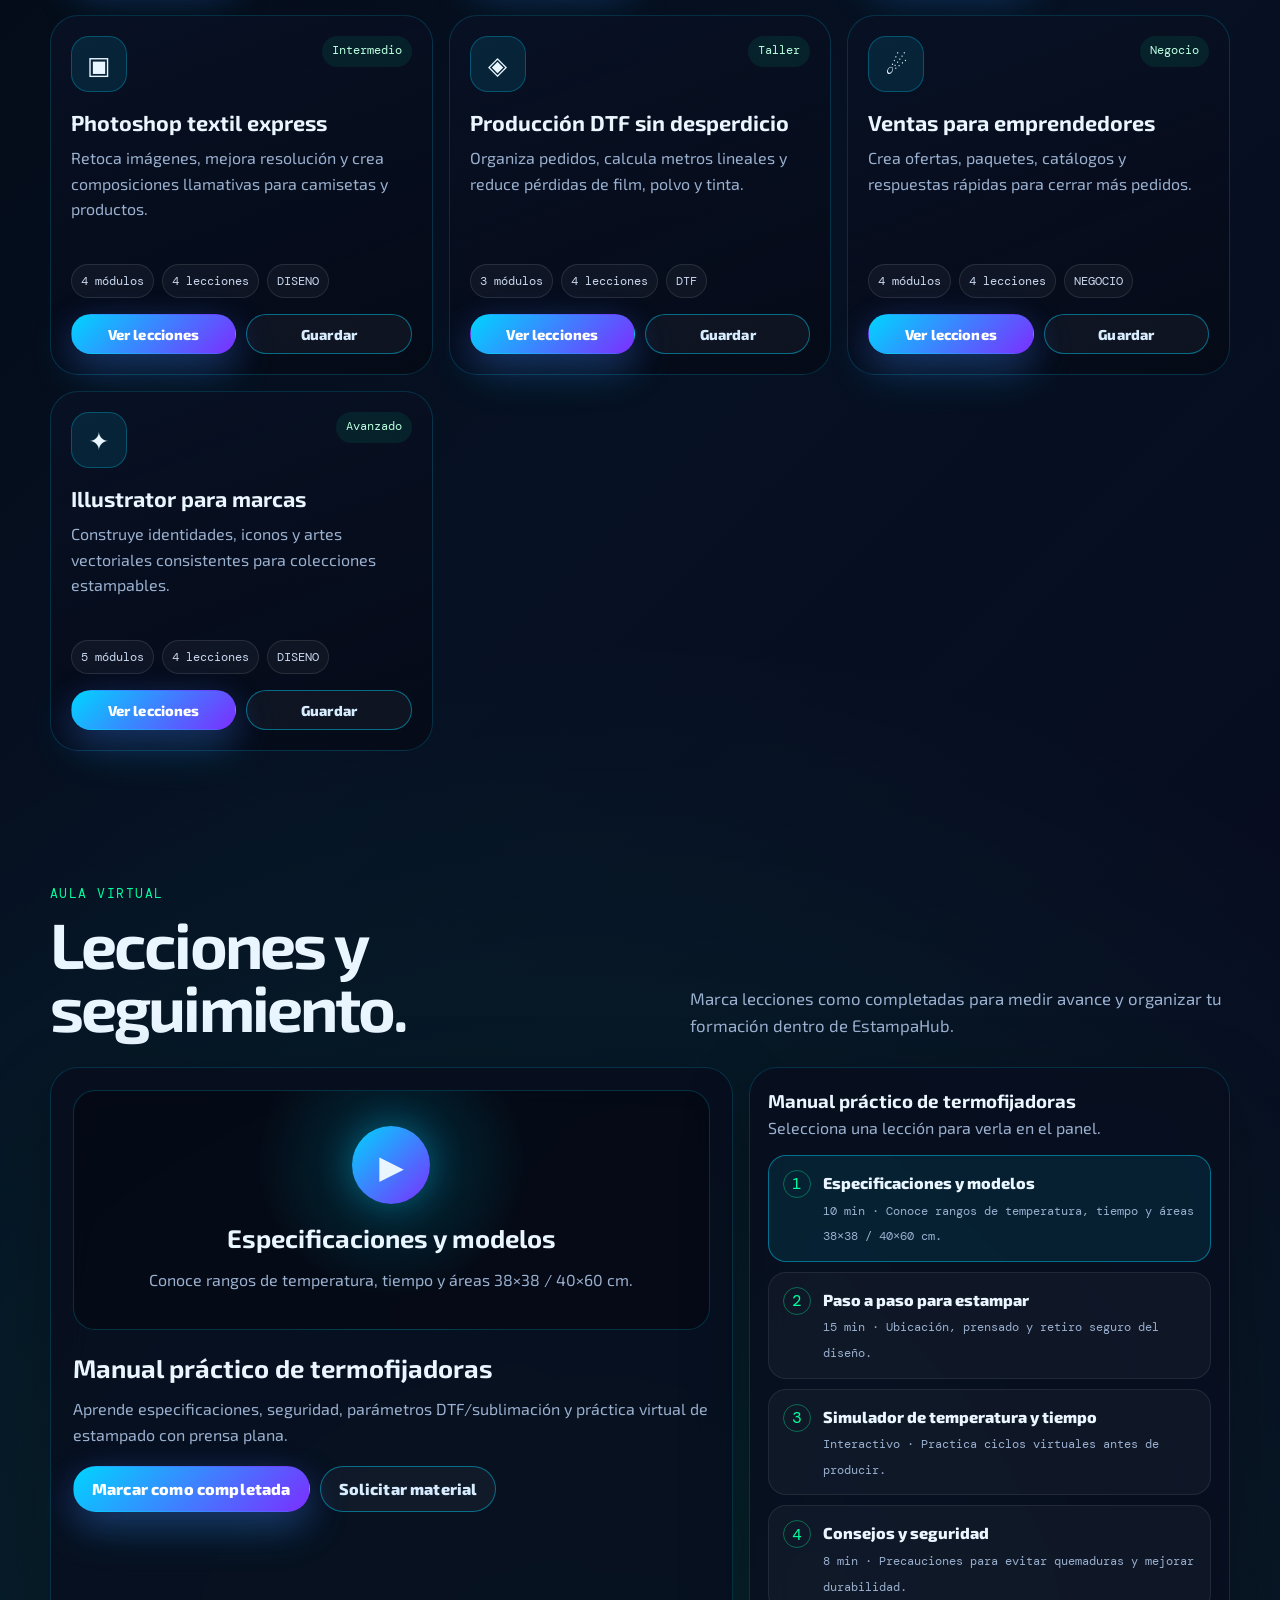
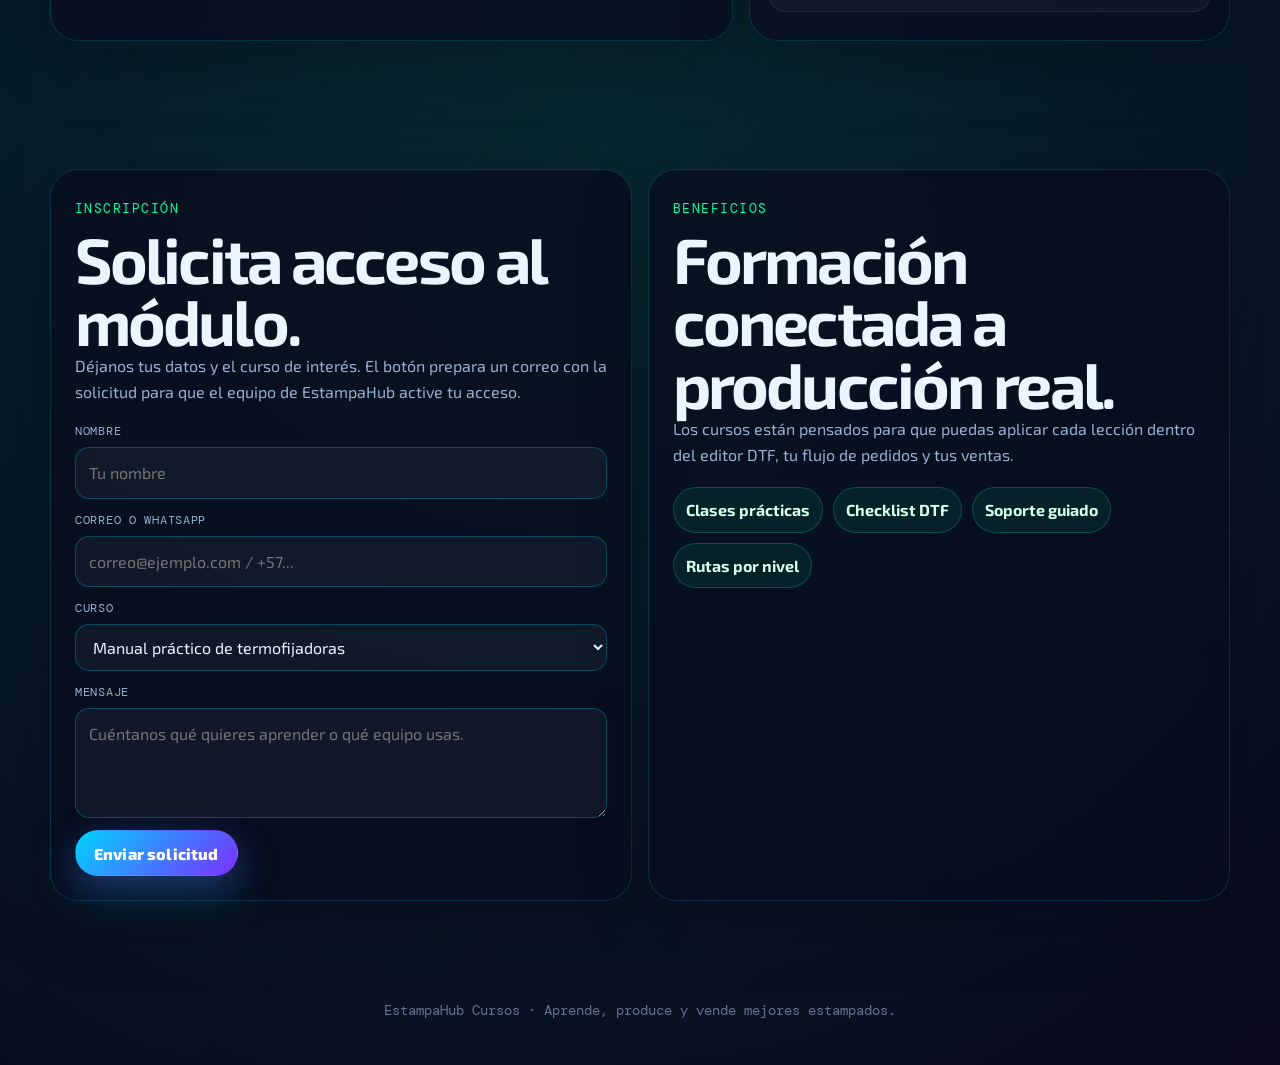
<file: cursos.html>
<!DOCTYPE html>
<html lang="es">
<head>
  <meta charset="UTF-8" />
  <meta name="viewport" content="width=device-width, initial-scale=1.0" />
  <meta name="description" content="Módulo de cursos EstampaHub para aprender DTF, diseño, CorelDraw, Photoshop, Illustrator y ventas para emprendimientos de estampado." />
  <title>Cursos | EstampaHub</title>
  <link rel="preconnect" href="https://fonts.googleapis.com" />
  <link rel="preconnect" href="https://fonts.gstatic.com" crossorigin />
  <link href="https://fonts.googleapis.com/css2?family=DM+Mono:wght@300;400;500&family=Exo+2:wght@300;400;500;600;700;800;900&display=swap" rel="stylesheet" />
  <style>
    :root {
      --bg: #02040a;
      --bg-2: #061123;
      --panel: rgba(8, 14, 30, 0.78);
      --panel-strong: rgba(10, 18, 40, 0.94);
      --line: rgba(0, 212, 255, 0.18);
      --line-hi: rgba(0, 212, 255, 0.46);
      --cyan: #00d4ff;
      --violet: #7b2fff;
      --green: #00ff9f;
      --pink: #ff3d8b;
      --amber: #ffbc42;
      --text: #eaf6ff;
      --muted: #9ab0cf;
      --dim: #62738f;
      --shadow: 0 30px 100px rgba(0, 0, 0, 0.48);
      --font-ui: 'Exo 2', system-ui, sans-serif;
      --font-mono: 'DM Mono', monospace;
    }

    * { box-sizing: border-box; margin: 0; padding: 0; }
    html { scroll-behavior: smooth; }
    body {
      min-height: 100vh;
      overflow-x: hidden;
      background:
        radial-gradient(circle at 16% 10%, rgba(123, 47, 255, 0.28), transparent 30%),
        radial-gradient(circle at 86% 4%, rgba(0, 212, 255, 0.25), transparent 28%),
        radial-gradient(circle at 48% 80%, rgba(0, 255, 159, 0.12), transparent 34%),
        linear-gradient(135deg, var(--bg), var(--bg-2) 48%, #09051b);
      color: var(--text);
      font-family: var(--font-ui);
      line-height: 1.6;
    }
    body::before {
      content: '';
      position: fixed;
      inset: 0;
      z-index: -2;
      background-image:
        linear-gradient(rgba(0, 212, 255, 0.05) 1px, transparent 1px),
        linear-gradient(90deg, rgba(0, 212, 255, 0.05) 1px, transparent 1px);
      background-size: 42px 42px;
      mask-image: linear-gradient(to bottom, rgba(0, 0, 0, 0.95), rgba(0, 0, 0, 0.18));
    }
    a { color: inherit; text-decoration: none; }
    button, input, select, textarea { font: inherit; }

    .page-shell { width: min(1180px, calc(100% - 32px)); margin: 0 auto; }
    .topbar {
      position: sticky;
      top: 16px;
      z-index: 30;
      display: flex;
      align-items: center;
      justify-content: space-between;
      gap: 18px;
      margin-top: 16px;
      padding: 14px 16px;
      border: 1px solid var(--line);
      border-radius: 24px;
      background: rgba(2, 4, 10, 0.66);
      backdrop-filter: blur(22px);
      box-shadow: 0 18px 60px rgba(0, 0, 0, 0.28);
    }
    .brand { display: flex; align-items: center; gap: 12px; font-weight: 900; letter-spacing: 0.03em; }
    .brand-mark {
      display: grid; place-items: center; width: 46px; height: 46px;
      border: 1px solid var(--line-hi); border-radius: 16px;
      background: linear-gradient(135deg, rgba(0, 212, 255, 0.22), rgba(123, 47, 255, 0.2));
      box-shadow: 0 0 32px rgba(0, 212, 255, 0.24), inset 0 0 22px rgba(255, 255, 255, 0.06);
      color: var(--green); font-family: var(--font-mono);
    }
    .nav-links { display: flex; align-items: center; gap: 6px; color: var(--muted); font-weight: 600; }
    .nav-links a { padding: 10px 12px; border-radius: 999px; transition: 0.2s ease; }
    .nav-links a:hover, .nav-links a.active { background: rgba(0, 212, 255, 0.1); color: var(--text); }

    .hero {
      display: grid;
      grid-template-columns: minmax(0, 1.02fr) minmax(330px, 0.98fr);
      gap: 34px;
      align-items: center;
      padding: 82px 0 54px;
    }
    .eyebrow {
      display: inline-flex; align-items: center; gap: 10px; margin-bottom: 22px; padding: 9px 14px;
      border: 1px solid rgba(0, 255, 159, 0.28); border-radius: 999px; background: rgba(0, 255, 159, 0.08);
      color: #baffdf; font-family: var(--font-mono); font-size: 0.78rem; letter-spacing: 0.08em; text-transform: uppercase;
    }
    .pulse-dot { width: 9px; height: 9px; border-radius: 50%; background: var(--green); box-shadow: 0 0 16px var(--green); animation: pulse 1.6s infinite; }
    h1 { max-width: 780px; font-size: clamp(3rem, 7vw, 6.4rem); font-weight: 900; line-height: 0.9; letter-spacing: -0.065em; }
    .gradient-text { background: linear-gradient(110deg, #ffffff, var(--cyan) 36%, var(--green) 64%, #ffffff); background-size: 200% auto; -webkit-background-clip: text; background-clip: text; color: transparent; animation: shine 7s ease-in-out infinite; }
    .hero-copy { max-width: 700px; margin-top: 28px; color: var(--muted); font-size: clamp(1.06rem, 2vw, 1.24rem); }
    .hero-actions { display: flex; flex-wrap: wrap; gap: 12px; margin-top: 32px; }
    .btn {
      display: inline-flex; align-items: center; justify-content: center; gap: 8px; min-height: 46px; padding: 0 18px;
      border: 1px solid transparent; border-radius: 999px; color: #fff; cursor: pointer; font-weight: 800; letter-spacing: 0.01em;
      transition: transform 0.22s ease, filter 0.22s ease, border-color 0.22s ease; text-align: center;
    }
    .btn-primary { background: linear-gradient(135deg, var(--cyan), var(--violet)); box-shadow: 0 16px 44px rgba(0, 212, 255, 0.22), 0 10px 34px rgba(123, 47, 255, 0.2); }
    .btn-secondary { border-color: var(--line-hi); background: rgba(255, 255, 255, 0.04); color: #d8ecff; }
    .btn:hover { transform: translateY(-3px); filter: saturate(1.12); }

    .learning-panel {
      position: relative; min-height: 520px; padding: 24px; border: 1px solid var(--line); border-radius: 34px;
      background: linear-gradient(160deg, rgba(12, 20, 42, 0.8), rgba(3, 7, 18, 0.94)); box-shadow: var(--shadow); overflow: hidden;
    }
    .learning-panel::before {
      content: ''; position: absolute; inset: -40%; background: conic-gradient(from 110deg, transparent, rgba(0, 212, 255, 0.16), transparent, rgba(123, 47, 255, 0.18), transparent); filter: blur(46px); animation: orbital 20s linear infinite;
    }
    .dashboard { position: relative; display: grid; gap: 14px; }
    .dash-card { padding: 18px; border: 1px solid rgba(0, 212, 255, 0.18); border-radius: 22px; background: rgba(5, 10, 24, 0.72); backdrop-filter: blur(16px); }
    .dash-card h3 { margin-bottom: 6px; color: #fff; }
    .dash-card p { color: var(--muted); }
    .stats { display: grid; grid-template-columns: repeat(3, 1fr); gap: 10px; }
    .stat { padding: 14px; border: 1px solid rgba(255, 255, 255, 0.1); border-radius: 18px; background: rgba(255, 255, 255, 0.055); }
    .stat b { display: block; color: var(--green); font-family: var(--font-mono); font-size: 1.1rem; }
    .progress-wrap { height: 10px; overflow: hidden; border-radius: 999px; background: rgba(255,255,255,0.08); }
    .progress-bar { width: 0%; height: 100%; border-radius: inherit; background: linear-gradient(90deg, var(--green), var(--cyan), var(--violet)); transition: width 0.45s ease; }

    .section { padding: 64px 0; }
    .section-heading { display: flex; align-items: end; justify-content: space-between; gap: 24px; margin-bottom: 28px; }
    .section-kicker { color: var(--green); font-family: var(--font-mono); font-size: 0.84rem; letter-spacing: 0.11em; text-transform: uppercase; }
    h2 { margin-top: 8px; font-size: clamp(2.2rem, 5vw, 4rem); line-height: 0.98; letter-spacing: -0.045em; }
    .section-heading p { max-width: 540px; color: var(--muted); font-size: 1.05rem; }

    .filters { display: flex; flex-wrap: wrap; gap: 10px; margin-bottom: 24px; }
    .filter-btn { padding: 9px 13px; border: 1px solid var(--line); border-radius: 999px; background: rgba(255,255,255,0.04); color: var(--muted); cursor: pointer; font-weight: 800; transition: 0.2s ease; }
    .filter-btn.active, .filter-btn:hover { border-color: var(--line-hi); background: rgba(0, 212, 255, 0.12); color: #fff; }

    .courses-grid { display: grid; grid-template-columns: repeat(3, 1fr); gap: 16px; }
    .course-card { display: flex; flex-direction: column; min-height: 360px; padding: 20px; border: 1px solid var(--line); border-radius: 28px; background: linear-gradient(160deg, rgba(9, 17, 37, 0.9), rgba(5, 9, 20, 0.76)); transition: transform 0.25s ease, border-color 0.25s ease, box-shadow 0.25s ease; }
    .course-card:hover { transform: translateY(-8px); border-color: var(--line-hi); box-shadow: 0 24px 70px rgba(0, 0, 0, 0.34); }
    .course-top { display: flex; justify-content: space-between; gap: 12px; margin-bottom: 18px; }
    .course-icon { display: grid; place-items: center; width: 56px; height: 56px; border: 1px solid rgba(0, 212, 255, 0.28); border-radius: 18px; background: rgba(0, 212, 255, 0.1); font-size: 1.55rem; }
    .level { align-self: start; padding: 6px 10px; border-radius: 999px; background: rgba(0, 255, 159, 0.08); color: #baffdf; font-family: var(--font-mono); font-size: 0.72rem; }
    .course-card h3 { font-size: 1.35rem; line-height: 1.15; margin-bottom: 10px; }
    .course-card p { color: var(--muted); margin-bottom: 14px; }
    .course-meta { display: flex; flex-wrap: wrap; gap: 8px; margin-top: auto; padding-top: 18px; }
    .course-meta span { padding: 7px 9px; border: 1px solid rgba(255,255,255,0.1); border-radius: 999px; color: #c9d7ee; font-family: var(--font-mono); font-size: 0.74rem; background: rgba(255,255,255,0.04); }
    .course-actions { display: grid; grid-template-columns: 1fr 1fr; gap: 10px; margin-top: 16px; }
    .course-actions .btn { min-height: 40px; padding: 0 12px; font-size: 0.9rem; }

    .workspace { display: grid; grid-template-columns: minmax(0, 0.88fr) minmax(320px, 0.62fr); gap: 16px; }
    .player, .lesson-list, .contact-card { border: 1px solid var(--line); border-radius: 28px; background: var(--panel); backdrop-filter: blur(18px); box-shadow: 0 20px 70px rgba(0, 0, 0, 0.24); }
    .player { min-height: 420px; padding: 22px; }
    .player-screen { display: grid; place-items: center; min-height: 240px; margin-bottom: 18px; border: 1px solid rgba(0, 212, 255, 0.2); border-radius: 22px; background: radial-gradient(circle at 50% 30%, rgba(0, 212, 255, 0.18), transparent 38%), rgba(0,0,0,0.3); text-align: center; }
    .play-badge { display: inline-grid; place-items: center; width: 78px; height: 78px; margin-bottom: 14px; border-radius: 50%; background: linear-gradient(135deg, var(--cyan), var(--violet)); box-shadow: 0 0 36px rgba(0, 212, 255, 0.35); font-size: 2rem; }
    .player h3 { font-size: 1.6rem; margin-bottom: 8px; }
    .player p, .lesson-list p { color: var(--muted); }
    .player-actions { display: flex; flex-wrap: wrap; gap: 10px; margin-top: 18px; }
    .lesson-list { padding: 18px; }
    .lesson-item { width: 100%; display: flex; gap: 12px; align-items: start; padding: 14px; margin-bottom: 10px; border: 1px solid rgba(255,255,255,0.08); border-radius: 18px; background: rgba(255,255,255,0.035); color: var(--text); text-align: left; cursor: pointer; transition: 0.2s ease; }
    .lesson-item:hover, .lesson-item.active { border-color: var(--line-hi); background: rgba(0, 212, 255, 0.09); }
    .lesson-check { display: grid; place-items: center; flex: 0 0 28px; height: 28px; border: 1px solid rgba(0, 255, 159, 0.36); border-radius: 50%; color: var(--green); font-family: var(--font-mono); }
    .lesson-title { display: block; font-weight: 800; }
    .lesson-time { color: var(--muted); font-family: var(--font-mono); font-size: 0.74rem; }

    .contact-grid { display: grid; grid-template-columns: 1fr 1fr; gap: 16px; }
    .contact-card { padding: 24px; }
    .contact-card h3 { font-size: 1.45rem; margin-bottom: 8px; }
    .contact-card p { color: var(--muted); margin-bottom: 18px; }
    .field { display: grid; gap: 6px; margin-bottom: 12px; }
    .field label { color: var(--muted); font-family: var(--font-mono); font-size: 0.74rem; letter-spacing: 0.06em; text-transform: uppercase; }
    .field input, .field select, .field textarea { width: 100%; padding: 12px 13px; border: 1px solid rgba(0, 212, 255, 0.26); border-radius: 14px; background: rgba(255,255,255,0.045); color: var(--text); outline: none; }
    .field select option { background: #071123; color: #eaf6ff; }
    .field textarea { min-height: 110px; resize: vertical; }
    .toast { display: none; margin-top: 12px; padding: 12px; border: 1px solid rgba(0,255,159,0.28); border-radius: 14px; background: rgba(0,255,159,0.08); color: #d4ffe9; }

    footer { padding: 34px 0 44px; color: var(--dim); text-align: center; font-family: var(--font-mono); font-size: 0.86rem; }
    .reveal { opacity: 0; transform: translateY(28px); transition: opacity 0.7s ease, transform 0.7s ease; }
    .reveal.visible { opacity: 1; transform: translateY(0); }
    @keyframes pulse { 0%, 100% { transform: scale(1); opacity: 1; } 50% { transform: scale(1.8); opacity: 0.45; } }
    @keyframes shine { 0%, 100% { background-position: 0% center; } 50% { background-position: 100% center; } }
    @keyframes orbital { to { transform: rotate(1turn); } }

    @media (max-width: 1020px) {
      .hero, .workspace, .contact-grid { grid-template-columns: 1fr; }
      .courses-grid { grid-template-columns: repeat(2, 1fr); }
    }
    @media (max-width: 720px) {
      .page-shell { width: min(100% - 22px, 1180px); }
      .topbar { position: relative; top: auto; align-items: flex-start; border-radius: 20px; }
      .nav-links { display: none; }
      .hero { padding-top: 54px; }
      .stats, .courses-grid, .course-actions { grid-template-columns: 1fr; }
      .section-heading { display: block; }
      .section-heading p { margin-top: 16px; }
    }
    @media (prefers-reduced-motion: reduce) {
      *, *::before, *::after { animation-duration: 0.01ms !important; animation-iteration-count: 1 !important; scroll-behavior: auto !important; transition-duration: 0.01ms !important; }
    }
  </style>
</head>
<body>
  <header class="topbar page-shell">
    <a class="brand" href="inicio.html" aria-label="Volver al inicio de EstampaHub">
      <span class="brand-mark">EH</span>
      <span>EstampaHub</span>
    </a>
    <nav class="nav-links" aria-label="Navegación principal">
      <a href="inicio.html#servicios">Servicios</a>
      <a class="active" href="cursos.html">Cursos</a>
      <a href="termofijadoras.html">Manual termofijadoras</a>
      <a href="inicio.html#unete">Únete</a>
      <a href="index.html">Editor DTF</a>
    </nav>
  </header>

  <main class="page-shell">
    <section class="hero" aria-labelledby="hero-title">
      <div class="hero-content reveal">
        <span class="eyebrow"><span class="pulse-dot"></span> Academia práctica para estampar mejor</span>
        <h1 id="hero-title">Aprende diseño, DTF y ventas con <span class="gradient-text">rutas guiadas</span></h1>
        <p class="hero-copy">
          Este módulo reúne cursos prácticos para emprendedores del estampado: desde preparar artes listas para imprimir hasta configurar producción, mejorar acabados y vender con más confianza.
        </p>
        <div class="hero-actions">
          <a class="btn btn-primary" href="#catalogo">Ver catálogo →</a>
          <a class="btn btn-secondary" href="#aula">Continuar aprendizaje</a>
          <a class="btn btn-secondary" href="termofijadoras.html">Manual termofijadoras</a>
        </div>
      </div>

      <aside class="learning-panel reveal" aria-label="Resumen del módulo de cursos">
        <div class="dashboard">
          <div class="dash-card">
            <h3>Tu progreso</h3>
            <p id="progress-label">0 lecciones completadas</p>
            <div class="progress-wrap" aria-hidden="true"><div class="progress-bar" id="progress-bar"></div></div>
          </div>
          <div class="stats">
            <div class="stat"><b>6</b><small>cursos base</small></div>
            <div class="stat"><b>24</b><small>lecciones guía</small></div>
            <div class="stat"><b>100%</b><small>enfocado en DTF</small></div>
          </div>
          <div class="dash-card">
            <h3>Ruta recomendada</h3>
            <p>Empieza por Diseño DTF desde cero, sigue con CorelDraw para estampado y cierra con costos, empaques y ventas.</p>
          </div>
          <div class="dash-card">
            <h3>Material descargable</h3>
            <p>Checklist de preprensa, guía de medidas, flujo de producción y plantilla para calcular precios.</p>
          </div>
        </div>
      </aside>
    </section>

    <section id="catalogo" class="section" aria-labelledby="catalog-title">
      <div class="section-heading reveal">
        <div>
          <span class="section-kicker">Catálogo</span>
          <h2 id="catalog-title">Cursos listos para activar.</h2>
        </div>
        <p>Filtra por área, revisa el temario y guarda los cursos que quieres tomar. La selección queda guardada en este navegador.</p>
      </div>
      <div class="filters reveal" aria-label="Filtros de cursos">
        <button class="filter-btn active" data-filter="todos">Todos</button>
        <button class="filter-btn" data-filter="dtf">DTF</button>
        <button class="filter-btn" data-filter="diseno">Diseño</button>
        <button class="filter-btn" data-filter="negocio">Negocio</button>
      </div>
      <div class="courses-grid" id="courses-grid"></div>
    </section>

    <section id="aula" class="section" aria-labelledby="classroom-title">
      <div class="section-heading reveal">
        <div>
          <span class="section-kicker">Aula virtual</span>
          <h2 id="classroom-title">Lecciones y seguimiento.</h2>
        </div>
        <p>Marca lecciones como completadas para medir avance y organizar tu formación dentro de EstampaHub.</p>
      </div>
      <div class="workspace reveal">
        <article class="player" aria-live="polite">
          <div class="player-screen">
            <div>
              <span class="play-badge">▶</span>
              <h3 id="current-lesson-title">Preparación de archivos DTF</h3>
              <p id="current-lesson-desc">Aprende a configurar tamaño, resolución, fondo transparente y exportación correcta antes de imprimir.</p>
            </div>
          </div>
          <h3 id="current-course-title">Diseño DTF desde cero</h3>
          <p id="current-course-desc">Ruta inicial para pasar de una idea a un archivo limpio, escalable y listo para producción.</p>
          <div class="player-actions">
            <button class="btn btn-primary" id="complete-lesson">Marcar como completada</button>
            <a class="btn btn-secondary" id="download-material" href="mailto:contacto@estampahub.com?subject=Solicito%20material%20del%20curso%20EstampaHub">Solicitar material</a>
          </div>
        </article>
        <aside class="lesson-list" id="lesson-list" aria-label="Lista de lecciones"></aside>
      </div>
    </section>

    <section id="inscripcion" class="section" aria-labelledby="signup-title">
      <div class="contact-grid reveal">
        <div class="contact-card">
          <span class="section-kicker">Inscripción</span>
          <h2 id="signup-title">Solicita acceso al módulo.</h2>
          <p>Déjanos tus datos y el curso de interés. El botón prepara un correo con la solicitud para que el equipo de EstampaHub active tu acceso.</p>
          <form id="course-form">
            <div class="field">
              <label for="student-name">Nombre</label>
              <input id="student-name" name="name" type="text" placeholder="Tu nombre" required />
            </div>
            <div class="field">
              <label for="student-email">Correo o WhatsApp</label>
              <input id="student-email" name="contact" type="text" placeholder="correo@ejemplo.com / +57..." required />
            </div>
            <div class="field">
              <label for="student-course">Curso</label>
              <select id="student-course" name="course"></select>
            </div>
            <div class="field">
              <label for="student-message">Mensaje</label>
              <textarea id="student-message" name="message" placeholder="Cuéntanos qué quieres aprender o qué equipo usas."></textarea>
            </div>
            <button class="btn btn-primary" type="submit">Enviar solicitud</button>
            <div class="toast" id="form-toast">Solicitud preparada. Se abrirá tu cliente de correo.</div>
          </form>
        </div>
        <div class="contact-card">
          <span class="section-kicker">Beneficios</span>
          <h2>Formación conectada a producción real.</h2>
          <p>Los cursos están pensados para que puedas aplicar cada lección dentro del editor DTF, tu flujo de pedidos y tus ventas.</p>
          <div class="promo-list" style="display:flex;flex-wrap:wrap;gap:10px;margin-top:20px;">
            <span style="padding:9px 12px;border:1px solid rgba(0,255,159,0.22);border-radius:999px;background:rgba(0,255,159,0.075);color:#d4ffe9;font-weight:700;">Clases prácticas</span>
            <span style="padding:9px 12px;border:1px solid rgba(0,255,159,0.22);border-radius:999px;background:rgba(0,255,159,0.075);color:#d4ffe9;font-weight:700;">Checklist DTF</span>
            <span style="padding:9px 12px;border:1px solid rgba(0,255,159,0.22);border-radius:999px;background:rgba(0,255,159,0.075);color:#d4ffe9;font-weight:700;">Soporte guiado</span>
            <span style="padding:9px 12px;border:1px solid rgba(0,255,159,0.22);border-radius:999px;background:rgba(0,255,159,0.075);color:#d4ffe9;font-weight:700;">Rutas por nivel</span>
          </div>
        </div>
      </div>
    </section>
  </main>

  <footer class="page-shell">
    EstampaHub Cursos · Aprende, produce y vende mejores estampados.
  </footer>

  <script>
    const courses = [
      {
        id: 'termo-plana', category: 'dtf', icon: '♨', level: 'Obsequio', title: 'Manual práctico de termofijadoras',
        description: 'Aprende especificaciones, seguridad, parámetros DTF/sublimación y práctica virtual de estampado con prensa plana.', duration: 'Manual interactivo', lessons: 'Simulador',
        lessonsList: [
          ['Especificaciones y modelos', 'Conoce rangos de temperatura, tiempo y áreas 38×38 / 40×60 cm.', '10 min'],
          ['Paso a paso para estampar', 'Ubicación, prensado y retiro seguro del diseño.', '15 min'],
          ['Simulador de temperatura y tiempo', 'Practica ciclos virtuales antes de producir.', 'Interactivo'],
          ['Consejos y seguridad', 'Precauciones para evitar quemaduras y mejorar durabilidad.', '8 min']
        ], link: 'termofijadoras.html'
      },
      {
        id: 'dtf-cero', category: 'dtf', icon: '⬡', level: 'Inicial', title: 'Diseño DTF desde cero',
        description: 'Configura archivos limpios, prepara fondos transparentes y evita errores comunes antes de imprimir.', duration: '4 módulos', lessons: '4 lecciones',
        lessonsList: [
          ['Preparación de archivos DTF', 'Tamaño, resolución y fondo transparente.', '18 min'],
          ['Color y contraste para textiles', 'Ajustes para colores vibrantes en diferentes telas.', '22 min'],
          ['Exportación PNG/PDF correcta', 'Buenas prácticas para entregar a producción.', '16 min'],
          ['Checklist antes de imprimir', 'Revisión final de medidas, sangrías y orden.', '12 min']
        ]
      },
      {
        id: 'corel-estampado', category: 'diseno', icon: '✎', level: 'Intermedio', title: 'CorelDraw para estampado',
        description: 'Domina vectores, textos, contornos y montajes para optimizar diseños personalizados.', duration: '5 módulos', lessons: '4 lecciones',
        lessonsList: [
          ['Mesa de trabajo eficiente', 'Organización de páginas y medidas reales.', '14 min'],
          ['Vectorización práctica', 'Limpieza de logos y artes de clientes.', '26 min'],
          ['Textos, curvas y contornos', 'Preparación de nombres, números y frases.', '20 min'],
          ['Salida para producción', 'Exportación y control de calidad.', '18 min']
        ]
      },
      {
        id: 'photoshop-textil', category: 'diseno', icon: '▣', level: 'Intermedio', title: 'Photoshop textil express',
        description: 'Retoca imágenes, mejora resolución y crea composiciones llamativas para camisetas y productos.', duration: '4 módulos', lessons: '4 lecciones',
        lessonsList: [
          ['Limpieza de imágenes', 'Recorte, enfoque y corrección básica.', '19 min'],
          ['Composición para camisetas', 'Jerarquía visual y uso de mockups.', '24 min'],
          ['Efectos de tendencia', 'Sombras, brillos y texturas listas para venta.', '21 min'],
          ['Exportación liviana', 'Archivos optimizados sin perder calidad.', '13 min']
        ]
      },
      {
        id: 'produccion-dtf', category: 'dtf', icon: '◈', level: 'Taller', title: 'Producción DTF sin desperdicio',
        description: 'Organiza pedidos, calcula metros lineales y reduce pérdidas de film, polvo y tinta.', duration: '3 módulos', lessons: '4 lecciones',
        lessonsList: [
          ['Orden de montaje', 'Cómo agrupar diseños por tamaño y prioridad.', '17 min'],
          ['Control de insumos', 'Consumo estimado y alertas de reposición.', '15 min'],
          ['Curado y transferencia', 'Variables críticas de temperatura y presión.', '22 min'],
          ['Entrega al cliente', 'Empaque, cuidado y recomendaciones.', '12 min']
        ]
      },
      {
        id: 'ventas-estampado', category: 'negocio', icon: '☄', level: 'Negocio', title: 'Ventas para emprendedores',
        description: 'Crea ofertas, paquetes, catálogos y respuestas rápidas para cerrar más pedidos.', duration: '4 módulos', lessons: '4 lecciones',
        lessonsList: [
          ['Oferta irresistible', 'Combos y mensajes para clientes nuevos.', '16 min'],
          ['Catálogo rápido', 'Fotos, mockups y descripciones que venden.', '20 min'],
          ['Precios con margen', 'Costos, mano de obra y ganancia real.', '24 min'],
          ['Seguimiento postventa', 'Recompra, garantías y testimonios.', '14 min']
        ]
      },
      {
        id: 'illustrator-marcas', category: 'diseno', icon: '✦', level: 'Avanzado', title: 'Illustrator para marcas',
        description: 'Construye identidades, iconos y artes vectoriales consistentes para colecciones estampables.', duration: '5 módulos', lessons: '4 lecciones',
        lessonsList: [
          ['Sistema visual', 'Paletas, tipografías y estilos reutilizables.', '18 min'],
          ['Iconos y formas', 'Construcción vectorial para producción limpia.', '23 min'],
          ['Colecciones estampables', 'Series coherentes para vender más.', '25 min'],
          ['Entrega profesional', 'Archivos maestros y versiones para cliente.', '15 min']
        ]
      }
    ];

    const grid = document.getElementById('courses-grid');
    const courseSelect = document.getElementById('student-course');
    const lessonList = document.getElementById('lesson-list');
    const progressLabel = document.getElementById('progress-label');
    const progressBar = document.getElementById('progress-bar');
    let currentCourse = courses[0];
    let currentLessonIndex = 0;
    const completed = new Set(JSON.parse(localStorage.getItem('eh_course_completed') || '[]'));
    const savedCourses = new Set(JSON.parse(localStorage.getItem('eh_saved_courses') || '[]'));

    function saveState() {
      localStorage.setItem('eh_course_completed', JSON.stringify([...completed]));
      localStorage.setItem('eh_saved_courses', JSON.stringify([...savedCourses]));
    }

    function updateProgress() {
      const totalLessons = courses.reduce((total, course) => total + course.lessonsList.length, 0);
      const pct = Math.round((completed.size / totalLessons) * 100);
      progressLabel.textContent = `${completed.size} de ${totalLessons} lecciones completadas · ${pct}%`;
      progressBar.style.width = `${pct}%`;
    }

    function renderCourses(filter = 'todos') {
      grid.innerHTML = '';
      courses.filter(course => filter === 'todos' || course.category === filter).forEach(course => {
        const card = document.createElement('article');
        card.className = 'course-card reveal visible';
        card.innerHTML = `
          <div class="course-top">
            <div class="course-icon">${course.icon}</div>
            <span class="level">${course.level}</span>
          </div>
          <h3>${course.title}</h3>
          <p>${course.description}</p>
          <div class="course-meta">
            <span>${course.duration}</span>
            <span>${course.lessons}</span>
            <span>${course.category.toUpperCase()}</span>
          </div>
          <div class="course-actions">
            <button class="btn btn-primary" data-action="open" data-id="${course.id}">${course.link ? 'Abrir manual' : 'Ver lecciones'}</button>
            <button class="btn btn-secondary" data-action="save" data-id="${course.id}">${savedCourses.has(course.id) ? 'Guardado ✓' : 'Guardar'}</button>
          </div>
        `;
        grid.appendChild(card);
      });
    }

    function populateSelect() {
      courseSelect.innerHTML = courses.map(course => `<option value="${course.title}">${course.title}</option>`).join('');
    }

    function selectLesson(courseId, lessonIndex = 0) {
      currentCourse = courses.find(course => course.id === courseId) || courses[0];
      currentLessonIndex = lessonIndex;
      const lesson = currentCourse.lessonsList[currentLessonIndex];
      document.getElementById('current-course-title').textContent = currentCourse.title;
      document.getElementById('current-course-desc').textContent = currentCourse.description;
      document.getElementById('current-lesson-title').textContent = lesson[0];
      document.getElementById('current-lesson-desc').textContent = lesson[1];
      renderLessons();
    }

    function renderLessons() {
      lessonList.innerHTML = `<h3>${currentCourse.title}</h3><p style="margin-bottom:14px;">Selecciona una lección para verla en el panel.</p>`;
      currentCourse.lessonsList.forEach((lesson, index) => {
        const key = `${currentCourse.id}:${index}`;
        const item = document.createElement('button');
        item.className = `lesson-item${index === currentLessonIndex ? ' active' : ''}`;
        item.innerHTML = `
          <span class="lesson-check">${completed.has(key) ? '✓' : index + 1}</span>
          <span><span class="lesson-title">${lesson[0]}</span><span class="lesson-time">${lesson[2]} · ${lesson[1]}</span></span>
        `;
        item.addEventListener('click', () => selectLesson(currentCourse.id, index));
        lessonList.appendChild(item);
      });
    }

    document.querySelectorAll('.filter-btn').forEach(button => {
      button.addEventListener('click', () => {
        document.querySelectorAll('.filter-btn').forEach(btn => btn.classList.remove('active'));
        button.classList.add('active');
        renderCourses(button.dataset.filter);
      });
    });

    grid.addEventListener('click', event => {
      const button = event.target.closest('button[data-action]');
      if (!button) return;
      const courseId = button.dataset.id;
      if (button.dataset.action === 'open') {
        const selectedCourse = courses.find(course => course.id === courseId);
        if (selectedCourse && selectedCourse.link) {
          window.location.href = selectedCourse.link;
          return;
        }
        selectLesson(courseId, 0);
        document.getElementById('aula').scrollIntoView({ behavior: 'smooth' });
      } else {
        savedCourses.has(courseId) ? savedCourses.delete(courseId) : savedCourses.add(courseId);
        saveState();
        renderCourses(document.querySelector('.filter-btn.active').dataset.filter);
      }
    });

    document.getElementById('complete-lesson').addEventListener('click', () => {
      completed.add(`${currentCourse.id}:${currentLessonIndex}`);
      saveState();
      updateProgress();
      renderLessons();
    });

    document.getElementById('course-form').addEventListener('submit', event => {
      event.preventDefault();
      const name = document.getElementById('student-name').value.trim();
      const contact = document.getElementById('student-email').value.trim();
      const course = document.getElementById('student-course').value;
      const message = document.getElementById('student-message').value.trim();
      const subject = encodeURIComponent(`Solicitud de acceso a curso: ${course}`);
      const body = encodeURIComponent(`Hola EstampaHub,\n\nQuiero acceder al módulo de cursos.\n\nNombre: ${name}\nContacto: ${contact}\nCurso: ${course}\nMensaje: ${message || 'Sin mensaje adicional'}\n`);
      document.getElementById('form-toast').style.display = 'block';
      window.location.href = `mailto:contacto@estampahub.com?subject=${subject}&body=${body}`;
    });

    const observer = new IntersectionObserver((entries) => {
      entries.forEach(entry => {
        if (entry.isIntersecting) entry.target.classList.add('visible');
      });
    }, { threshold: 0.12 });
    document.querySelectorAll('.reveal').forEach(element => observer.observe(element));

    populateSelect();
    renderCourses();
    selectLesson(currentCourse.id, 0);
    updateProgress();
  </script>
</body>
</html>
</file>
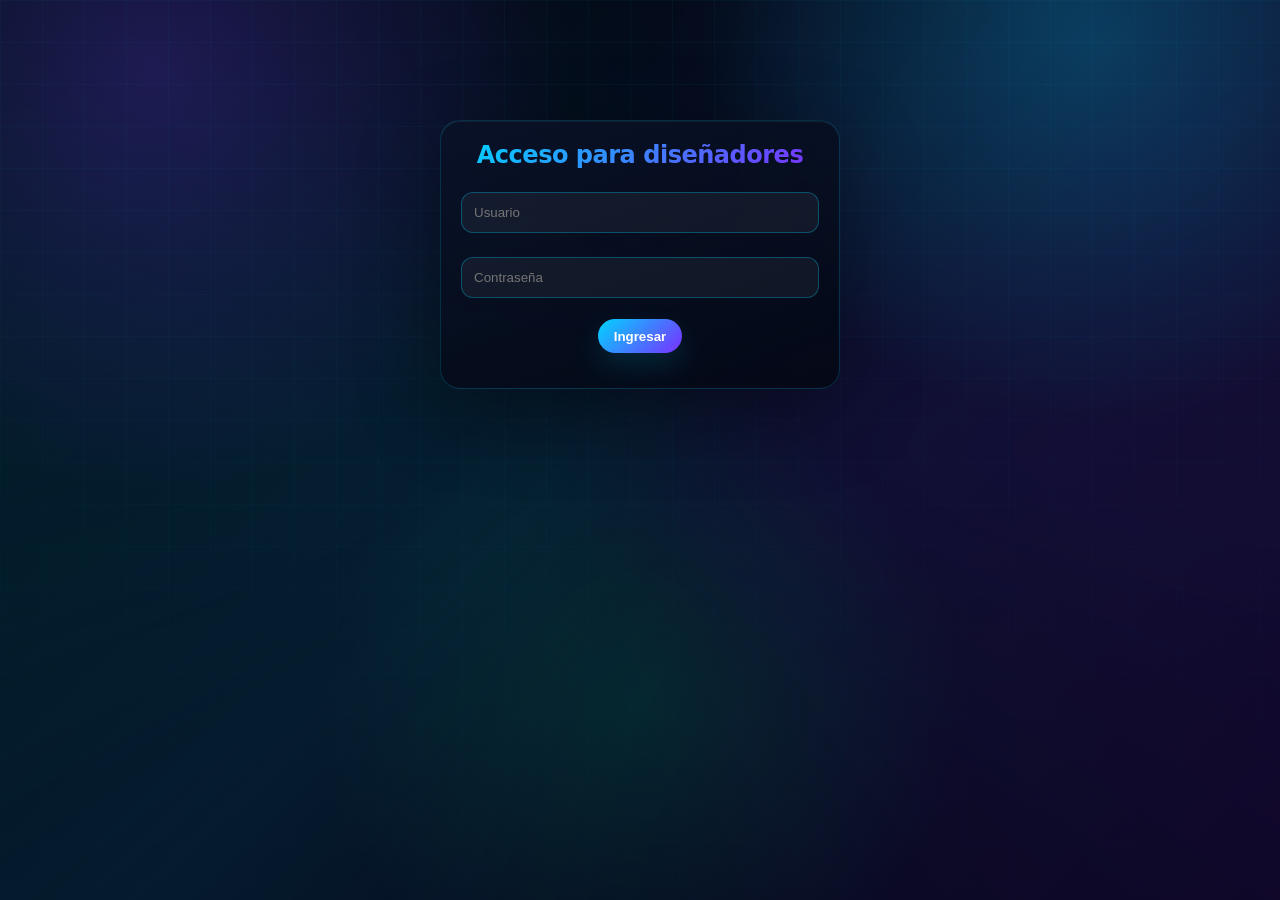
<file: disenador-crowdsourcing.html>
<!DOCTYPE html>
<html lang="es">
<head>
    <meta charset="UTF-8">
    <meta name="viewport" content="width=device-width, initial-scale=1.0, user-scalable=yes">
    <title>Diseñadores - Crowdsourcing | EstampaHub</title>
    <style>
        * { margin: 0; padding: 0; box-sizing: border-box; }
        body { background: #02040a; font-family: 'Segoe UI', 'Exo 2', sans-serif; color: #e2e8f0; padding: 20px; }
        .container { max-width: 1200px; margin: 0 auto; }
        .card { background: rgba(10,14,30,0.9); border-radius: 20px; padding: 20px; margin-bottom: 20px; border: 1px solid rgba(0,212,255,0.2); backdrop-filter: blur(10px); }
        .btn { background: linear-gradient(135deg, #00d4ff, #7b2fff); border: none; padding: 8px 16px; border-radius: 30px; color: white; font-weight: bold; cursor: pointer; transition: transform 0.2s; margin: 5px; }
        .btn-small { padding: 4px 10px; font-size: 0.75rem; }
        .btn-outline { background: transparent; border: 1px solid #00d4ff; color: #00d4ff; }
        .login-box { max-width: 400px; margin: 100px auto; text-align: center; }
        input, textarea { width: 100%; padding: 12px; margin: 8px 0 16px; background: rgba(255,255,255,0.05); border: 1px solid rgba(0,212,255,0.3); border-radius: 12px; color: white; }
        label { color: #a0b0cc; display: block; margin-bottom: 4px; font-weight: 500; }
        .error { color: #ff6666; margin-top: 10px; }
        .loading { text-align: center; padding: 20px; color: #a0b0cc; }
        h1, h2, h3 { background: linear-gradient(135deg, #00d4ff, #7b2fff); -webkit-background-clip: text; background-clip: text; color: transparent; margin-bottom: 15px; }
        .tabs { display: flex; gap: 10px; margin-bottom: 20px; flex-wrap: wrap; border-bottom: 1px solid rgba(0,212,255,0.2); padding-bottom: 10px; }
        .tab { background: rgba(255,255,255,0.05); padding: 10px 20px; border-radius: 40px; cursor: pointer; transition: 0.2s; }
        .tab.active { background: linear-gradient(135deg, #00d4ff, #7b2fff); color: white; }
        .proyecto { background: rgba(0,212,255,0.08); margin: 15px 0; padding: 15px; border-radius: 16px; border-left: 4px solid #00d4ff; }
        .propuesta-item { background: rgba(123,47,255,0.1); margin: 10px 0; padding: 15px; border-radius: 16px; display: flex; flex-wrap: wrap; justify-content: space-between; align-items: center; }
        .badge { display: inline-block; padding: 2px 8px; border-radius: 20px; font-size: 0.7rem; margin-left: 8px; }
        .badge-ganador { background: #00ff9f; color: #000; }
        .badge-pendiente { background: #f43f5e; }
        .badge-pagado { background: #10b981; }
        .modal { position: fixed; top: 0; left: 0; width: 100%; height: 100%; background: rgba(0,0,0,0.8); backdrop-filter: blur(5px); display: flex; align-items: center; justify-content: center; z-index: 1000; }
        .modal-card { background: #0f1220; border-radius: 24px; padding: 25px; max-width: 500px; width: 90%; max-height: 80vh; overflow-y: auto; border: 1px solid rgba(0,212,255,0.3); }
        .imagen-ref { max-width: 100%; border-radius: 12px; margin: 10px 0; }
        .comision { background: rgba(0,212,255,0.1); padding: 8px; border-radius: 12px; margin: 10px 0; text-align: center; }
        .flex-between { display: flex; justify-content: space-between; align-items: center; flex-wrap: wrap; gap: 10px; }
    </style>
    <link rel="stylesheet" href="crowdsourcing-ui.css">
</head>
<body>
<div id="login" class="login-box">
    <div class="card">
        <h2>Acceso para diseñadores</h2>
        <input type="text" id="login-user" placeholder="Usuario">
        <input type="password" id="login-pass" placeholder="Contraseña">
        <button class="btn" id="btn-login">Ingresar</button>
        <div id="login-error" class="error"></div>
    </div>
</div>

<div id="app" style="display:none;">
    <div class="container">
        <h1>🎨 Área de Diseñadores</h1>
        <div class="tabs">
            <div class="tab active" data-tab="abiertos">📋 Proyectos abiertos</div>
            <div class="tab" data-tab="misofertas">✏️ Mis ofertas</div>
            <div class="tab" data-tab="pagos">💰 Pagos recibidos</div>
        </div>

        <!-- Pestaña Proyectos abiertos -->
        <div id="tab-abiertos" class="card">
            <div class="flex-between" style="margin-bottom:15px;">
                <h3>Proyectos disponibles</h3>
                <button class="btn btn-small" id="refresh-abiertos">⟳ Refrescar</button>
            </div>
            <div id="lista-proyectos" class="loading">Cargando...</div>
        </div>

        <!-- Pestaña Mis ofertas -->
        <div id="tab-misofertas" class="card" style="display:none;">
            <div class="flex-between" style="margin-bottom:15px;">
                <h3>Mis ofertas enviadas</h3>
                <button class="btn btn-small" id="refresh-ofertas">⟳ Refrescar</button>
            </div>
            <div id="lista-misofertas" class="loading">Cargando...</div>
        </div>

        <!-- Pestaña Pagos recibidos -->
        <div id="tab-pagos" class="card" style="display:none;">
            <div class="flex-between" style="margin-bottom:15px;">
                <h3>Pagos recibidos</h3>
                <button class="btn btn-small" id="refresh-pagos">⟳ Refrescar</button>
            </div>
            <div id="lista-pagos" class="loading">Cargando...</div>
        </div>
    </div>
</div>

<!-- Modal para enviar propuesta -->
<div id="modal-propuesta" class="modal" style="display:none;">
    <div class="modal-card">
        <h3 id="modal-titulo"></h3>
        <div id="modal-descripcion"></div>
        <div id="modal-imagen-ref"></div>
        <p><strong>Presupuesto original:</strong> $<span id="modal-precio"></span> COP</p>
        <label>¿Quieres hacer una contraoferta? (opcional)</label>
        <input type="number" id="contraoferta" placeholder="Dejar vacío para aceptar presupuesto original">
        <div class="comision">
            🤝 Comisión EstampaHub: 15%<br>
            <strong>Tu ganancia neta estimada:</strong> <span id="ganancia-neta">0</span> COP
        </div>
        <label>Fecha estimada de entrega (opcional)</label>
        <input type="datetime-local" id="fecha-entrega">
        <label>Comentario adicional (opcional)</label>
        <textarea id="comentario-propuesta" rows="3"></textarea>
        <button class="btn" id="btn-enviar-propuesta">Enviar propuesta</button>
        <button class="btn btn-outline" id="btn-cerrar-modal">Cancelar</button>
        <div id="modal-error" class="error"></div>
    </div>
</div>

<!-- Modal para actualizar diseño (imagen final y fecha entrega) -->
<div id="modal-actualizar-diseno" class="modal" style="display:none;">
    <div class="modal-card">
        <h3>Actualizar diseño entregado</h3>
        <input type="hidden" id="update-propuesta-id">
        <label>URL de la imagen final del diseño (ImgBB)</label>
        <input type="url" id="update-imagen-diseno" placeholder="https://i.ibb.co/...">
        <label>Nueva fecha estimada de entrega (opcional)</label>
        <input type="datetime-local" id="update-fecha-entrega">
        <button class="btn" id="btn-actualizar-diseno">Guardar cambios</button>
        <button class="btn btn-outline" id="btn-cerrar-update">Cancelar</button>
        <div id="update-error" class="error"></div>
    </div>
</div>

<script src="crowdsourcing-realtime.js"></script>
<script>
const SCRIPT_URL = 'https://script.google.com/macros/s/AKfycby7tPsabkyiBcVdoLOHzVadzuF2KLnodP7plV0Rl2Oa8GBDK-ZXR96AEzzqSRDiA8YvKw/exec'; // <--- REEMPLAZA SI ES NECESARIO
let usuarioActual = '';
window.CrowdUI?.init({ role: 'Área de diseñadores' });
let currentProjectForProposal = null;
let misPropuestasIds = new Set();

async function apiCall(action, data = {}) {
    let url = `${SCRIPT_URL}?action=${encodeURIComponent(action)}`;
    for (const key in data) url += `&${encodeURIComponent(key)}=${encodeURIComponent(data[key])}`;
    window.CrowdUI?.networkStart(action);
    try {
        const res = await fetch(url);
        const json = await res.json();
        window.CrowdUI?.networkEnd(true);
        return json;
    } catch (error) {
        window.CrowdUI?.networkEnd(false);
        throw error;
    }
}

document.getElementById('btn-login').onclick = async () => {
    const user = document.getElementById('login-user').value.trim();
    const pass = document.getElementById('login-pass').value.trim();
    if (!user || !pass) { document.getElementById('login-error').innerText = 'Complete credenciales'; return; }
    const result = await window.CrowdUI.withButton(document.getElementById('btn-login'), 'Ingresando...', () => window.CrowdUI.withAction('Validando diseñador...', () => apiCall('loginDisenador', { usuario: user, contrasena: pass }), { updatedLabel: 'Login' }));
    if (result.success) {
        usuarioActual = result.usuario;
        const email = prompt('Por favor, ingresa tu correo electrónico (se usará para identificar tus propuestas):');
        if (!email) { alert('Correo requerido'); return; }
        localStorage.setItem('disenador_email', email);
        document.getElementById('login').style.display = 'none';
        document.getElementById('app').style.display = 'block';
        await cargarMisPropuestasIds(email);
        cargarProyectosAbiertos();
        cargarMisOfertas();
        cargarPagos();
        iniciarActualizacionDisenador();
    } else {
        document.getElementById('login-error').innerText = result.error;
    }
};

async function cargarMisPropuestasIds(email) {
    const res = await apiCall('listarMisPropuestasDisenador', { email });
    if (res.success) {
        misPropuestasIds.clear();
        for (const p of res.propuestas) misPropuestasIds.add(p.proyecto_id);
    }
}

// ==================== Pestaña Proyectos Abiertos ====================
async function cargarProyectosAbiertos(options = {}) {
    const div = document.getElementById('lista-proyectos');
    if (!options.silent) div.innerHTML = '<div class="loading">Cargando proyectos...</div>';
    window.CrowdUI?.setStatus(options.silent ? 'Actualizando proyectos abiertos...' : 'Cargando proyectos abiertos...', 'busy');
    const res = await apiCall('listarProyectosAbiertos');
    if (!res.success || !res.proyectos.length) { div.innerHTML = '<p>No hay proyectos abiertos.</p>'; window.CrowdUI?.setUpdated('Proyectos abiertos'); return; }
    div.innerHTML = '';
    window.CrowdUI?.setUpdated('Proyectos abiertos');
    for (const proy of res.proyectos) {
        const yaOferto = misPropuestasIds.has(proy.id);
        const card = document.createElement('div');
        card.className = 'proyecto';
        card.innerHTML = `
            <h3>${escapeHtml(proy.titulo)}</h3>
            <p>${escapeHtml(proy.descripcion)}</p>
            <p><strong>💰 Presupuesto base:</strong> $${Number(proy.precio).toLocaleString('es-CO')}</p>
            <p><strong>📅 Publicado:</strong> ${new Date(proy.fecha).toLocaleDateString()}</p>
            ${proy.imagen_referencia ? `<p><strong>📷 Referencia:</strong><br><img src="${proy.imagen_referencia}" style="max-width:150px; border-radius:8px;"></p>` : ''}
            ${yaOferto ? '<button disabled style="opacity:0.5;">✅ Ya ofertaste</button>' : `<button class="btn" data-id="${proy.id}">✏️ Enviar propuesta</button>`}
        `;
        div.appendChild(card);
        if (!yaOferto) card.querySelector('button').onclick = () => abrirModalPropuesta(proy);
    }
}

async function abrirModalPropuesta(proyecto) {
    currentProjectForProposal = proyecto;
    document.getElementById('modal-titulo').innerText = proyecto.titulo;
    document.getElementById('modal-descripcion').innerHTML = `<p>${escapeHtml(proyecto.descripcion)}</p>`;
    document.getElementById('modal-precio').innerText = Number(proyecto.precio).toLocaleString('es-CO');
    const imgRef = proyecto.imagen_referencia;
    document.getElementById('modal-imagen-ref').innerHTML = imgRef ? `<img src="${imgRef}" class="imagen-ref">` : '<p>Sin imagen de referencia</p>';
    document.getElementById('contraoferta').value = '';
    document.getElementById('fecha-entrega').value = '';
    document.getElementById('comentario-propuesta').value = '';
    document.getElementById('modal-error').innerText = '';
    actualizarGananciaNeta(proyecto.precio);
    document.getElementById('modal-propuesta').style.display = 'flex';
}

function actualizarGananciaNeta(precioBase) {
    const contra = parseFloat(document.getElementById('contraoferta').value);
    const monto = isNaN(contra) || contra === 0 ? precioBase : contra;
    const neto = monto * 0.85;
    document.getElementById('ganancia-neta').innerText = neto.toLocaleString('es-CO');
}

document.getElementById('contraoferta').addEventListener('input', () => {
    const precioBase = currentProjectForProposal ? currentProjectForProposal.precio : 0;
    actualizarGananciaNeta(precioBase);
});

document.getElementById('btn-enviar-propuesta').onclick = async (event) => {
    if (!currentProjectForProposal) return;
    const email = localStorage.getItem('disenador_email');
    if (!email) { alert('Correo no encontrado'); return; }
    const nombre = usuarioActual;
    const contraoferta = parseFloat(document.getElementById('contraoferta').value);
    const fechaEntrega = document.getElementById('fecha-entrega').value;
    const comentario = document.getElementById('comentario-propuesta').value.trim();
    const result = await window.CrowdUI.withButton(event.currentTarget, 'Enviando...', () => window.CrowdUI.withAction('Enviando propuesta...', () => apiCall('agregarPropuesta', {
        proyecto_id: currentProjectForProposal.id,
        disenador: nombre,
        email: email,
        imagen_url: '',
        comentario: comentario,
        contraoferta: isNaN(contraoferta) ? '' : contraoferta,
        fecha_entrega: fechaEntrega
    }), { successMessage: 'Propuesta enviada correctamente' }));
    if (result.success) {
        window.CrowdUI?.toast('Propuesta enviada correctamente', 'success');
        document.getElementById('modal-propuesta').style.display = 'none';
        misPropuestasIds.add(currentProjectForProposal.id);
        cargarProyectosAbiertos();
        cargarMisOfertas();
    } else {
        document.getElementById('modal-error').innerText = result.error || 'Error al enviar';
        window.CrowdUI?.toast('No se pudo enviar la propuesta', 'error', result.error || 'Error al enviar');
    }
};

document.getElementById('btn-cerrar-modal').onclick = () => {
    document.getElementById('modal-propuesta').style.display = 'none';
};

// ==================== Pestaña Mis Ofertas ====================
async function cargarMisOfertas(options = {}) {
    const email = localStorage.getItem('disenador_email');
    if (!email) return;
    const div = document.getElementById('lista-misofertas');
    if (!options.silent) div.innerHTML = '<div class="loading">Cargando...</div>';
    const res = await apiCall('listarMisPropuestasDisenador', { email });
    if (!res.success || !res.propuestas.length) { div.innerHTML = '<p>No has enviado propuestas aún.</p>'; window.CrowdUI?.setUpdated('Mis ofertas'); return; }
    div.innerHTML = '';
    window.CrowdUI?.setUpdated('Mis ofertas');
    for (const oferta of res.propuestas) {
        const estado = oferta.seleccionada ? '🏆 Ganadora' : '📌 Pendiente';
        const pagadoBadge = oferta.pagado ? '<span class="badge badge-pagado">💰 Pagado</span>' : '';
        const precioMostrar = oferta.precio_contraoferta ? `Contraoferta: $${Number(oferta.precio_contraoferta).toLocaleString('es-CO')}` : `Presupuesto base: $${Number(oferta.precio_base || 0).toLocaleString('es-CO')}`;
        const neto = oferta.precio_contraoferta ? oferta.precio_contraoferta * 0.85 : (oferta.precio_base || 0) * 0.85;
        const fechaEntrega = oferta.fecha_entrega ? new Date(oferta.fecha_entrega).toLocaleString() : 'No especificada';
        const tieneDiseno = oferta.imagen_diseno ? '✅ Diseño subido' : '📦 Diseño pendiente';
        const card = document.createElement('div');
        card.className = 'propuesta-item';
        card.innerHTML = `
            <div style="flex:2">
                <strong>${escapeHtml(oferta.proyecto_titulo)}</strong><br>
                <small>Enviado: ${new Date(oferta.fecha).toLocaleString()}</small><br>
                <span>${precioMostrar}</span><br>
                <span>📅 Entrega estimada: ${fechaEntrega}</span><br>
                <span>🎨 ${tieneDiseno}</span><br>
                <span>Tu ganancia neta (85%): $${Math.floor(neto).toLocaleString('es-CO')}</span><br>
                <span class="badge ${oferta.seleccionada ? 'badge-ganador' : 'badge-pendiente'}">${estado}</span> ${pagadoBadge}
                ${oferta.enlace_entrega && oferta.seleccionada ? `<br><a href="${oferta.enlace_entrega}" target="_blank">🔗 Descargar diseño final</a>` : ''}
                ${!oferta.seleccionada ? `<br><button class="btn btn-small" data-update="${oferta.id}">✏️ Actualizar diseño</button>` : ''}
            </div>
        `;
        div.appendChild(card);
        const updateBtn = card.querySelector(`[data-update="${oferta.id}"]`);
        if (updateBtn) updateBtn.onclick = () => abrirModalActualizarDiseno(oferta.id);
    }
}

function abrirModalActualizarDiseno(propuestaId) {
    document.getElementById('update-propuesta-id').value = propuestaId;
    document.getElementById('update-imagen-diseno').value = '';
    document.getElementById('update-fecha-entrega').value = '';
    document.getElementById('update-error').innerText = '';
    document.getElementById('modal-actualizar-diseno').style.display = 'flex';
}

document.getElementById('btn-actualizar-diseno').onclick = async (event) => {
    const propuestaId = document.getElementById('update-propuesta-id').value;
    const imagenDiseno = document.getElementById('update-imagen-diseno').value.trim();
    const fechaEntrega = document.getElementById('update-fecha-entrega').value;
    if (!imagenDiseno && !fechaEntrega) {
        document.getElementById('update-error').innerText = 'Al menos un campo es requerido';
        return;
    }
    const result = await window.CrowdUI.withButton(event.currentTarget, 'Guardando...', () => window.CrowdUI.withAction('Actualizando diseño...', () => apiCall('actualizarDisenoPropuesta', { propuesta_id: propuestaId, imagen_diseno: imagenDiseno, fecha_entrega: fechaEntrega }), { successMessage: 'Diseño actualizado correctamente' }));
    if (result.success) {
        window.CrowdUI?.toast('Diseño actualizado correctamente', 'success');
        document.getElementById('modal-actualizar-diseno').style.display = 'none';
        cargarMisOfertas();
    } else {
        document.getElementById('update-error').innerText = result.error || 'Error al actualizar';
        window.CrowdUI?.toast('No se pudo actualizar el diseño', 'error', result.error || 'Error al actualizar');
    }
};

document.getElementById('btn-cerrar-update').onclick = () => {
    document.getElementById('modal-actualizar-diseno').style.display = 'none';
};

// ==================== Pestaña Pagos Recibidos ====================
async function cargarPagos(options = {}) {
    const email = localStorage.getItem('disenador_email');
    if (!email) return;
    const div = document.getElementById('lista-pagos');
    if (!options.silent) div.innerHTML = '<div class="loading">Cargando...</div>';
    const res = await apiCall('listarMisPropuestasDisenador', { email });
    if (!res.success) { div.innerHTML = '<p>Error al cargar pagos.</p>'; return; }
    const pagos = res.propuestas.filter(p => p.pagado === true && p.seleccionada === true);
    if (!pagos.length) { div.innerHTML = '<p>Aún no has recibido pagos.</p>'; window.CrowdUI?.setUpdated('Pagos'); return; }
    div.innerHTML = '';
    window.CrowdUI?.setUpdated('Pagos');
    for (const pago of pagos) {
        const montoOriginal = pago.precio_contraoferta || pago.precio_base || 0;
        const neto = montoOriginal * 0.85;
        const fechaPago = pago.fecha_pago ? new Date(pago.fecha_pago).toLocaleString() : 'Fecha no registrada';
        const card = document.createElement('div');
        card.className = 'propuesta-item';
        card.innerHTML = `
            <div>
                <strong>${escapeHtml(pago.proyecto_titulo)}</strong><br>
                <span>💰 Monto pagado: $${Math.floor(neto).toLocaleString('es-CO')}</span><br>
                <span>📅 Fecha de pago: ${fechaPago}</span><br>
                ${pago.enlace_entrega ? `<a href="${pago.enlace_entrega}" target="_blank">🔗 Descargar diseño final</a>` : ''}
            </div>
        `;
        div.appendChild(card);
    }
}

// ==================== Botones de refrescar ====================
document.getElementById('refresh-abiertos').onclick = () => window.CrowdUI.withAction('Refrescando proyectos...', () => cargarProyectosAbiertos(), { successMessage: 'Proyectos actualizados' });
document.getElementById('refresh-ofertas').onclick = () => window.CrowdUI.withAction('Refrescando ofertas...', () => cargarMisOfertas(), { successMessage: 'Ofertas actualizadas' });
document.getElementById('refresh-pagos').onclick = () => window.CrowdUI.withAction('Refrescando pagos...', () => cargarPagos(), { successMessage: 'Pagos actualizados' });

// ==================== Cambio de pestañas ====================
document.querySelectorAll('.tab').forEach(tab => {
    tab.onclick = () => {
        const target = tab.dataset.tab;
        document.querySelectorAll('.tab').forEach(t => t.classList.remove('active'));
        tab.classList.add('active');
        document.querySelectorAll('[id^="tab-"]').forEach(panel => panel.style.display = 'none');
        document.getElementById(`tab-${target}`).style.display = 'block';
        if (target === 'abiertos') cargarProyectosAbiertos();
        if (target === 'misofertas') cargarMisOfertas();
        if (target === 'pagos') cargarPagos();
    };
});


function iniciarActualizacionDisenador() {
    window.CrowdUI?.startAutoRefresh([
        { name: 'Proyectos abiertos', run: () => document.getElementById('tab-abiertos').style.display !== 'none' ? cargarProyectosAbiertos({ silent: true }) : Promise.resolve() },
        { name: 'Mis ofertas', run: () => document.getElementById('tab-misofertas').style.display !== 'none' ? cargarMisOfertas({ silent: true }) : Promise.resolve() },
        { name: 'Pagos', run: () => document.getElementById('tab-pagos').style.display !== 'none' ? cargarPagos({ silent: true }) : Promise.resolve() }
    ], 30000);
}

function escapeHtml(str) {
    if (!str) return '';
    return str.replace(/[&<>]/g, m => m === '&' ? '&amp;' : (m === '<' ? '&lt;' : '&gt;'));
}
</script>
</body>
</html>
</file>
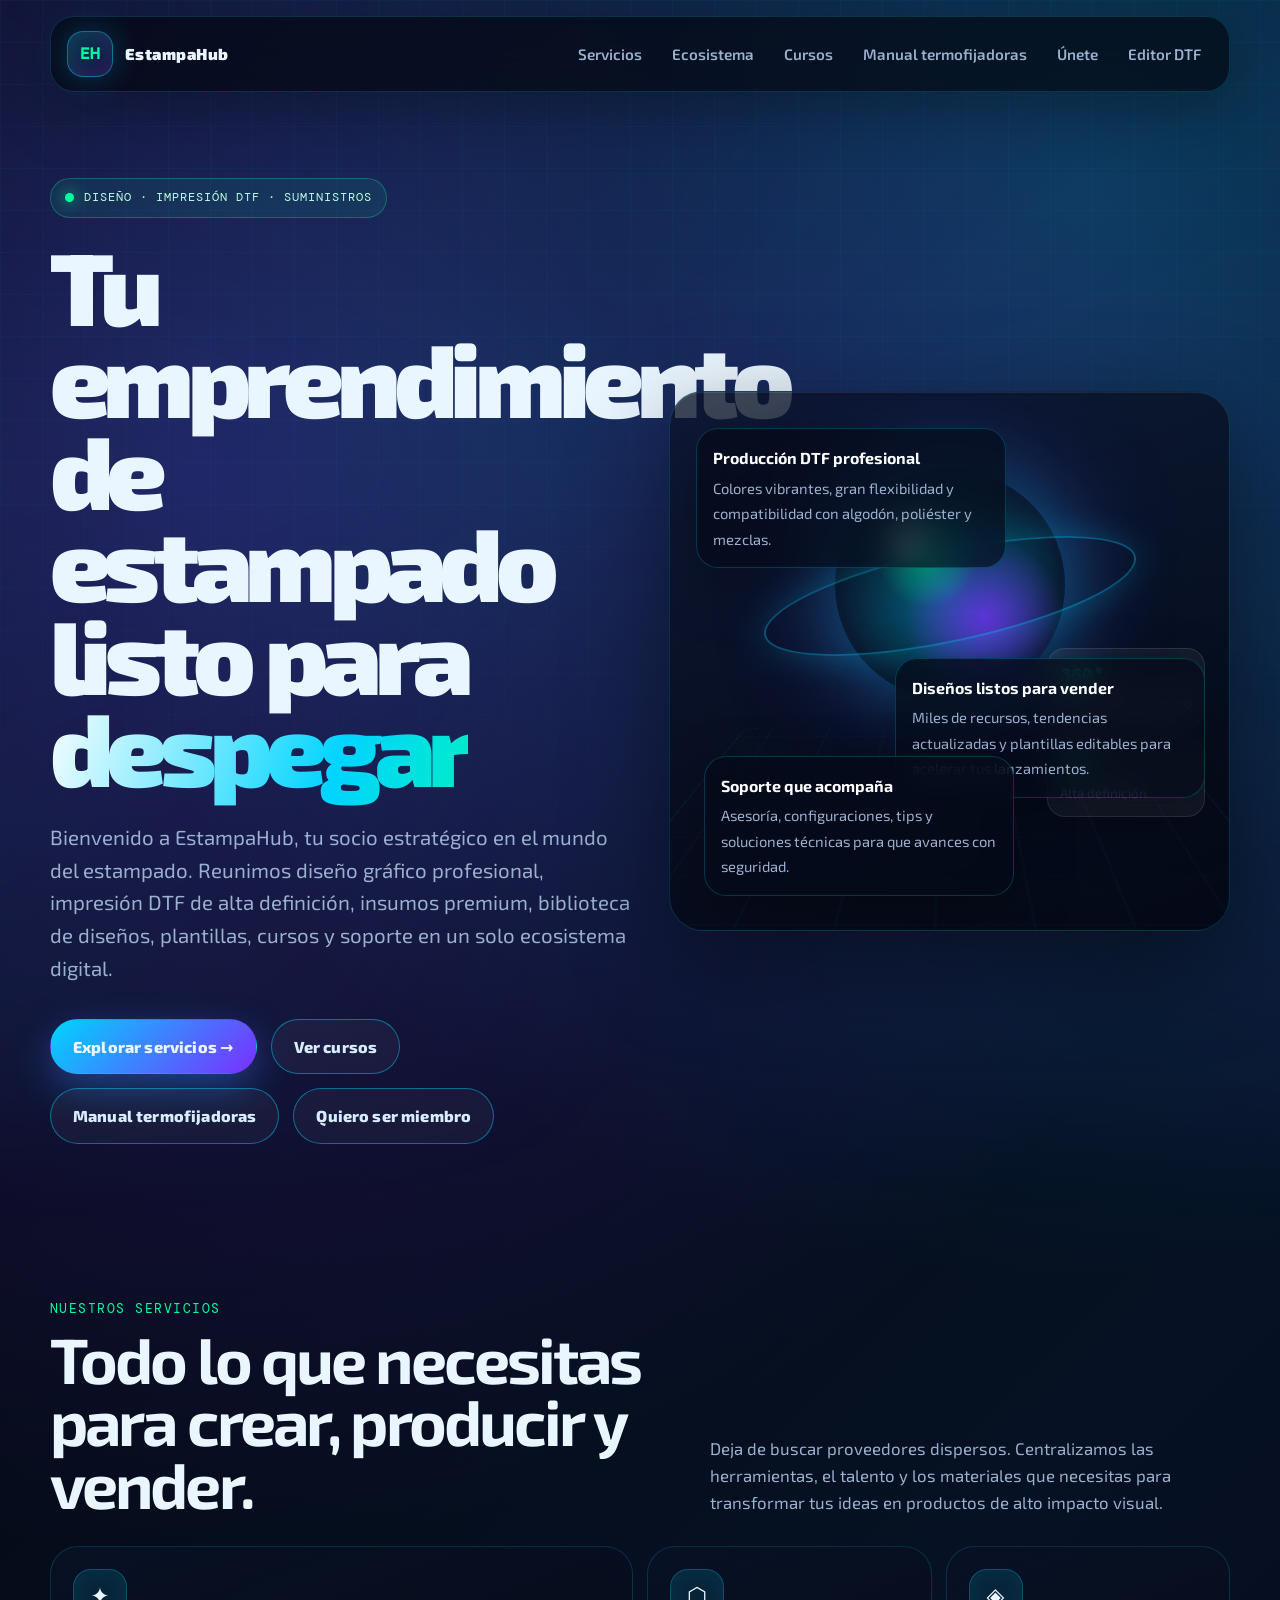
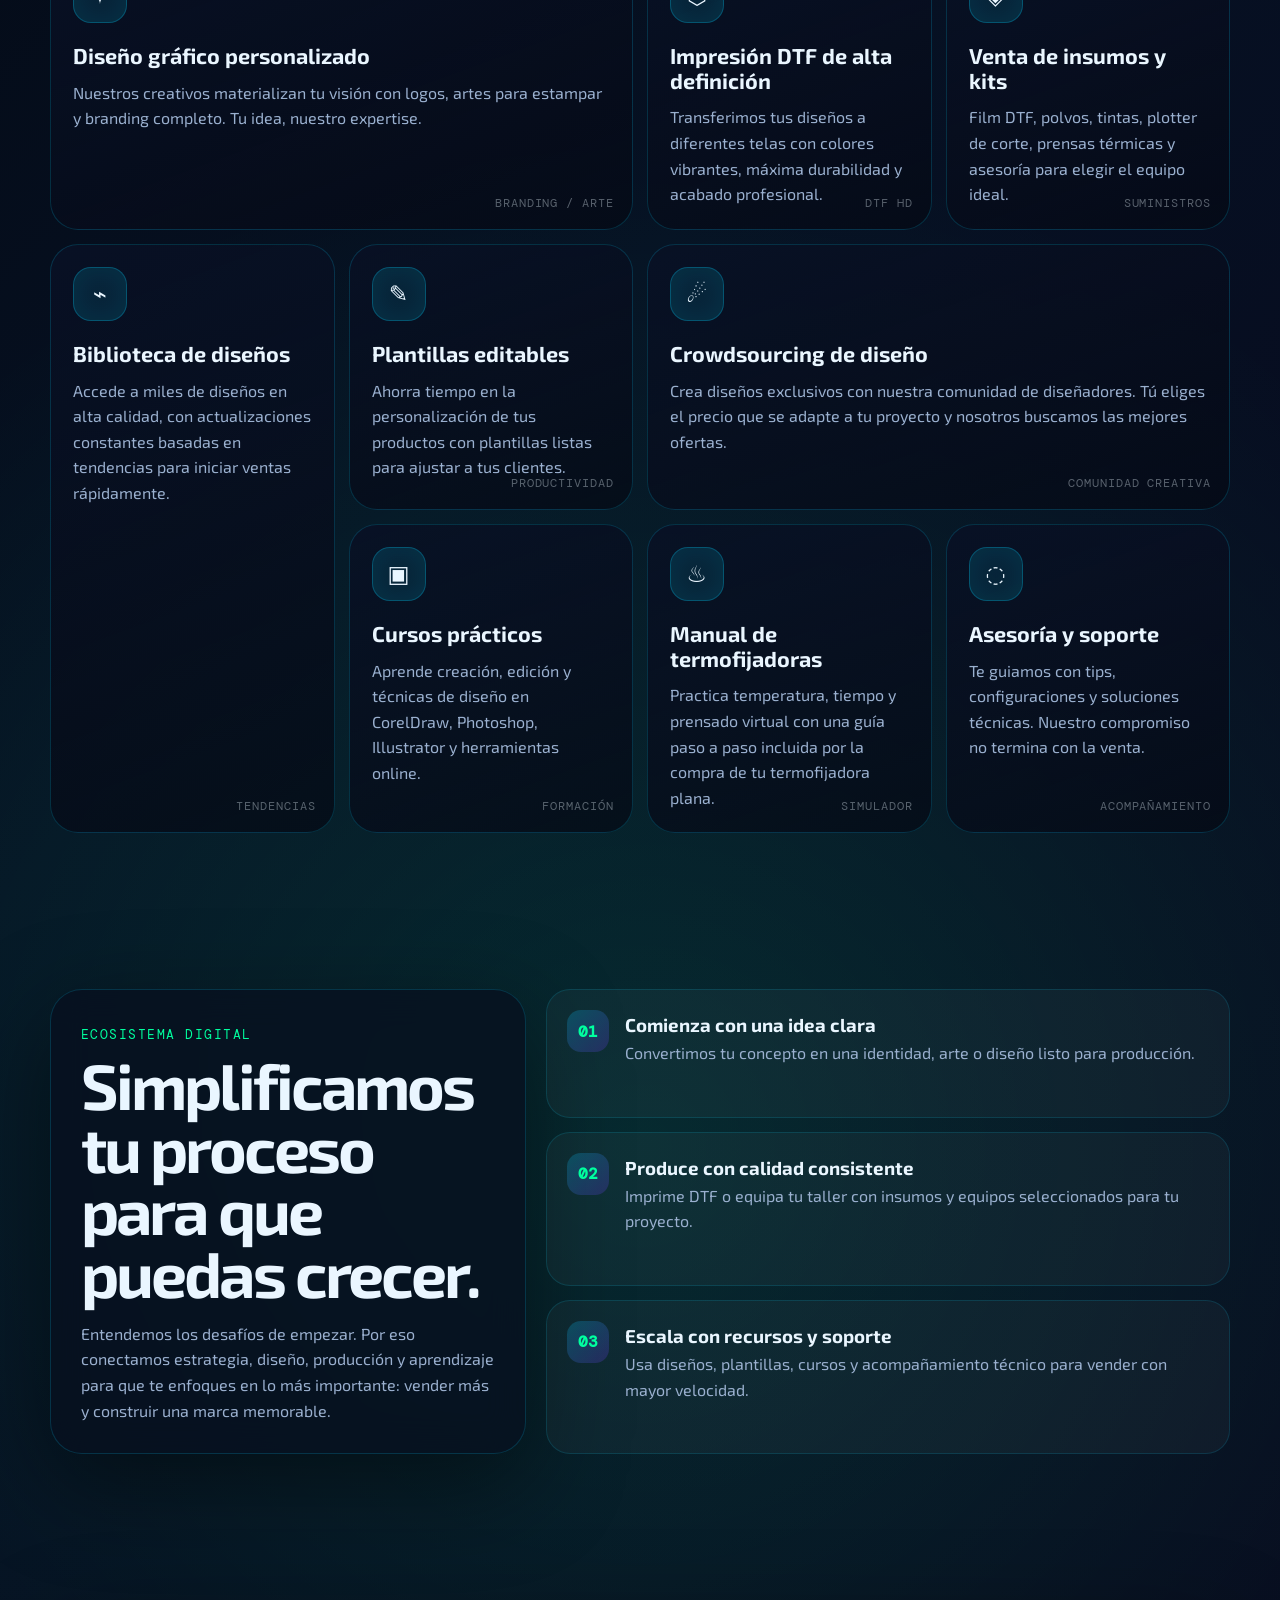
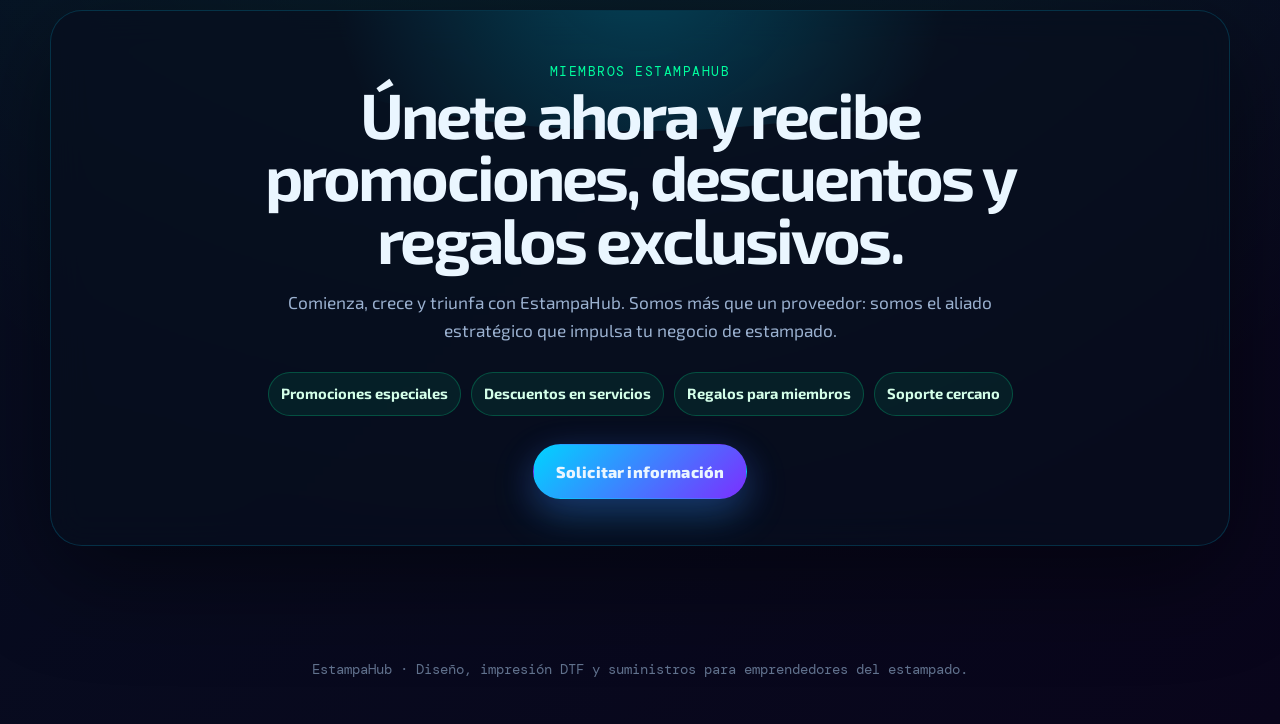
<file: inicio.html>
<!DOCTYPE html>
<html lang="es">
<head>
  <meta charset="UTF-8" />
  <meta name="viewport" content="width=device-width, initial-scale=1.0" />
  <meta name="description" content="EstampaHub reúne diseño gráfico profesional, impresión DTF, suministros, biblioteca de diseños, plantillas editables, crowdsourcing, cursos y soporte para emprendedores del estampado." />
  <title>Inicio | EstampaHub - Diseño, DTF y suministros</title>
  <link rel="preconnect" href="https://fonts.googleapis.com" />
  <link rel="preconnect" href="https://fonts.gstatic.com" crossorigin />
  <link href="https://fonts.googleapis.com/css2?family=DM+Mono:wght@300;400;500&family=Exo+2:wght@300;400;500;600;700;800;900&display=swap" rel="stylesheet" />
  <style>
    :root {
      --bg: #02040a;
      --bg-2: #061123;
      --panel: rgba(8, 14, 30, 0.72);
      --panel-strong: rgba(10, 18, 40, 0.92);
      --line: rgba(0, 212, 255, 0.18);
      --line-hi: rgba(0, 212, 255, 0.46);
      --cyan: #00d4ff;
      --violet: #7b2fff;
      --green: #00ff9f;
      --pink: #ff3d8b;
      --amber: #ffbc42;
      --text: #eaf6ff;
      --muted: #9ab0cf;
      --dim: #62738f;
      --shadow: 0 30px 100px rgba(0, 0, 0, 0.45);
      --font-ui: 'Exo 2', system-ui, sans-serif;
      --font-mono: 'DM Mono', monospace;
    }

    * {
      box-sizing: border-box;
      margin: 0;
      padding: 0;
    }

    html {
      scroll-behavior: smooth;
    }

    body {
      min-height: 100vh;
      overflow-x: hidden;
      background:
        radial-gradient(circle at 15% 12%, rgba(123, 47, 255, 0.28), transparent 30%),
        radial-gradient(circle at 85% 5%, rgba(0, 212, 255, 0.25), transparent 28%),
        radial-gradient(circle at 50% 70%, rgba(0, 255, 159, 0.12), transparent 36%),
        linear-gradient(135deg, var(--bg), var(--bg-2) 48%, #09051b);
      color: var(--text);
      font-family: var(--font-ui);
      line-height: 1.6;
    }

    body::before {
      content: '';
      position: fixed;
      inset: 0;
      z-index: -3;
      background-image:
        linear-gradient(rgba(0, 212, 255, 0.05) 1px, transparent 1px),
        linear-gradient(90deg, rgba(0, 212, 255, 0.05) 1px, transparent 1px);
      background-size: 42px 42px;
      mask-image: linear-gradient(to bottom, rgba(0, 0, 0, 0.92), rgba(0, 0, 0, 0.22));
    }

    body::after {
      content: '';
      position: fixed;
      inset: -25%;
      z-index: -2;
      background: conic-gradient(from 180deg, transparent, rgba(0, 212, 255, 0.14), transparent, rgba(123, 47, 255, 0.15), transparent);
      filter: blur(70px);
      animation: orbital 22s linear infinite;
      opacity: 0.7;
    }

    a {
      color: inherit;
      text-decoration: none;
    }

    .page-shell {
      width: min(1180px, calc(100% - 32px));
      margin: 0 auto;
    }

    .topbar {
      position: sticky;
      top: 16px;
      z-index: 10;
      display: flex;
      align-items: center;
      justify-content: space-between;
      gap: 18px;
      margin-top: 16px;
      padding: 14px 16px;
      border: 1px solid var(--line);
      border-radius: 24px;
      background: rgba(2, 4, 10, 0.64);
      backdrop-filter: blur(22px);
      box-shadow: 0 18px 60px rgba(0, 0, 0, 0.28);
    }

    .brand {
      display: flex;
      align-items: center;
      gap: 12px;
      font-weight: 900;
      letter-spacing: 0.03em;
    }

    .brand-mark {
      display: grid;
      place-items: center;
      width: 46px;
      height: 46px;
      border: 1px solid var(--line-hi);
      border-radius: 16px;
      background: linear-gradient(135deg, rgba(0, 212, 255, 0.22), rgba(123, 47, 255, 0.2));
      box-shadow: 0 0 32px rgba(0, 212, 255, 0.24), inset 0 0 22px rgba(255, 255, 255, 0.06);
      color: var(--green);
      font-family: var(--font-mono);
    }

    .nav-links {
      display: flex;
      align-items: center;
      gap: 6px;
      color: var(--muted);
      font-size: 0.95rem;
      font-weight: 600;
    }

    .nav-links a {
      padding: 10px 12px;
      border-radius: 999px;
      transition: 0.2s ease;
    }

    .nav-links a:hover {
      background: rgba(0, 212, 255, 0.1);
      color: var(--text);
    }

    .hero {
      position: relative;
      display: grid;
      grid-template-columns: minmax(0, 1.02fr) minmax(320px, 0.98fr);
      gap: 36px;
      align-items: center;
      padding: 86px 0 72px;
    }

    .eyebrow {
      display: inline-flex;
      align-items: center;
      gap: 10px;
      margin-bottom: 22px;
      padding: 9px 14px;
      border: 1px solid rgba(0, 255, 159, 0.28);
      border-radius: 999px;
      background: rgba(0, 255, 159, 0.08);
      color: #baffdf;
      font-family: var(--font-mono);
      font-size: 0.78rem;
      letter-spacing: 0.08em;
      text-transform: uppercase;
    }

    .pulse-dot {
      width: 9px;
      height: 9px;
      border-radius: 50%;
      background: var(--green);
      box-shadow: 0 0 16px var(--green);
      animation: pulse 1.6s infinite;
    }

    h1 {
      max-width: 780px;
      font-size: clamp(3rem, 8vw, 6.8rem);
      font-weight: 900;
      line-height: 0.9;
      letter-spacing: -0.065em;
    }

    .gradient-text {
      background: linear-gradient(110deg, #ffffff, var(--cyan) 36%, var(--green) 64%, #ffffff);
      background-size: 200% auto;
      -webkit-background-clip: text;
      background-clip: text;
      color: transparent;
      animation: shine 7s ease-in-out infinite;
    }

    .hero-copy {
      max-width: 700px;
      margin-top: 28px;
      color: var(--muted);
      font-size: clamp(1.06rem, 2vw, 1.28rem);
    }

    .hero-actions {
      display: flex;
      flex-wrap: wrap;
      gap: 14px;
      margin-top: 34px;
    }

    .btn {
      display: inline-flex;
      align-items: center;
      justify-content: center;
      gap: 10px;
      min-height: 52px;
      padding: 14px 22px;
      border: 1px solid transparent;
      border-radius: 999px;
      font-weight: 800;
      letter-spacing: 0.01em;
      transition: 0.25s ease;
    }

    .btn-primary {
      background: linear-gradient(135deg, var(--cyan), var(--violet));
      box-shadow: 0 16px 44px rgba(0, 212, 255, 0.22), 0 10px 34px rgba(123, 47, 255, 0.2);
    }

    .btn-secondary {
      border-color: var(--line-hi);
      background: rgba(255, 255, 255, 0.04);
      color: #d8ecff;
    }

    .btn:hover {
      transform: translateY(-3px);
      filter: saturate(1.12);
    }

    .hero-panel {
      position: relative;
      min-height: 540px;
      border: 1px solid var(--line);
      border-radius: 34px;
      background: linear-gradient(160deg, rgba(12, 20, 42, 0.78), rgba(3, 7, 18, 0.92));
      box-shadow: var(--shadow), inset 0 1px 0 rgba(255, 255, 255, 0.08);
      overflow: hidden;
      isolation: isolate;
    }

    .hero-panel::before {
      content: '';
      position: absolute;
      inset: 16px;
      border: 1px solid rgba(0, 212, 255, 0.16);
      border-radius: 26px;
      background:
        linear-gradient(90deg, transparent 49%, rgba(0, 212, 255, 0.14) 50%, transparent 51%),
        linear-gradient(transparent 49%, rgba(123, 47, 255, 0.12) 50%, transparent 51%);
      background-size: 72px 72px;
      opacity: 0.55;
      transform: perspective(700px) rotateX(58deg) translateY(70px) scale(1.35);
      transform-origin: bottom;
    }

    .holo-orb {
      position: absolute;
      top: 78px;
      left: 50%;
      width: 230px;
      height: 230px;
      border-radius: 50%;
      background:
        radial-gradient(circle at 32% 30%, rgba(255, 255, 255, 0.9), transparent 11%),
        radial-gradient(circle at 40% 38%, rgba(0, 255, 159, 0.55), transparent 25%),
        radial-gradient(circle at 65% 64%, rgba(123, 47, 255, 0.78), transparent 38%),
        radial-gradient(circle, rgba(0, 212, 255, 0.52), rgba(0, 212, 255, 0.06) 68%);
      box-shadow: 0 0 80px rgba(0, 212, 255, 0.42), 0 0 130px rgba(123, 47, 255, 0.28);
      transform: translateX(-50%);
      animation: float 6s ease-in-out infinite;
    }

    .holo-ring {
      position: absolute;
      top: 158px;
      left: 50%;
      width: 380px;
      height: 92px;
      border: 2px solid rgba(0, 212, 255, 0.34);
      border-radius: 50%;
      transform: translateX(-50%) rotate(-12deg);
      box-shadow: 0 0 36px rgba(0, 212, 255, 0.22);
      animation: ring 9s linear infinite;
    }

    .floating-card {
      position: absolute;
      width: min(310px, 74%);
      padding: 16px;
      border: 1px solid rgba(0, 212, 255, 0.22);
      border-radius: 22px;
      background: rgba(5, 10, 24, 0.72);
      backdrop-filter: blur(16px);
      box-shadow: 0 20px 60px rgba(0, 0, 0, 0.28);
    }

    .floating-card strong {
      display: block;
      margin-bottom: 4px;
      color: #fff;
    }

    .floating-card span {
      color: var(--muted);
      font-size: 0.92rem;
    }

    .card-a {
      top: 36px;
      left: 26px;
    }

    .card-b {
      right: 24px;
      bottom: 132px;
    }

    .card-c {
      left: 34px;
      bottom: 34px;
    }

    .metric-strip {
      position: absolute;
      right: 24px;
      top: 256px;
      display: grid;
      gap: 10px;
    }

    .metric {
      min-width: 136px;
      padding: 12px;
      border: 1px solid rgba(255, 255, 255, 0.11);
      border-radius: 18px;
      background: rgba(255, 255, 255, 0.055);
    }

    .metric b {
      display: block;
      color: var(--green);
      font-family: var(--font-mono);
      font-size: 1.1rem;
    }

    .metric small {
      color: var(--muted);
    }

    .section {
      padding: 78px 0;
    }

    .section-heading {
      display: flex;
      align-items: end;
      justify-content: space-between;
      gap: 24px;
      margin-bottom: 30px;
    }

    .section-kicker {
      color: var(--green);
      font-family: var(--font-mono);
      font-size: 0.84rem;
      letter-spacing: 0.11em;
      text-transform: uppercase;
    }

    h2 {
      margin-top: 8px;
      font-size: clamp(2.2rem, 5vw, 4rem);
      line-height: 0.98;
      letter-spacing: -0.045em;
    }

    .section-heading p {
      max-width: 520px;
      color: var(--muted);
      font-size: 1.05rem;
    }

    .ecosystem {
      display: grid;
      grid-template-columns: repeat(4, 1fr);
      gap: 14px;
    }

    .service-card {
      position: relative;
      min-height: 266px;
      padding: 22px;
      border: 1px solid var(--line);
      border-radius: 28px;
      background: linear-gradient(160deg, rgba(9, 17, 37, 0.9), rgba(5, 9, 20, 0.72));
      overflow: hidden;
      transition: transform 0.25s ease, border-color 0.25s ease, box-shadow 0.25s ease;
    }

    .service-card::before {
      content: '';
      position: absolute;
      inset: -1px;
      background: radial-gradient(circle at var(--mx, 50%) var(--my, 0%), rgba(0, 212, 255, 0.28), transparent 34%);
      opacity: 0;
      transition: opacity 0.25s ease;
      pointer-events: none;
    }

    .service-card:hover {
      transform: translateY(-8px);
      border-color: var(--line-hi);
      box-shadow: 0 24px 70px rgba(0, 0, 0, 0.32);
    }

    .service-card:hover::before {
      opacity: 1;
    }

    .service-card.wide {
      grid-column: span 2;
    }

    .service-card.tall {
      grid-row: span 2;
    }

    .icon {
      display: grid;
      place-items: center;
      width: 54px;
      height: 54px;
      margin-bottom: 20px;
      border: 1px solid rgba(0, 212, 255, 0.28);
      border-radius: 18px;
      background: rgba(0, 212, 255, 0.1);
      box-shadow: inset 0 0 28px rgba(0, 212, 255, 0.08);
      font-size: 1.45rem;
    }

    .service-card h3 {
      position: relative;
      margin-bottom: 12px;
      font-size: 1.35rem;
      line-height: 1.15;
    }

    .service-card p {
      position: relative;
      color: var(--muted);
    }

    .service-tag {
      position: absolute;
      right: 18px;
      bottom: 16px;
      color: rgba(234, 246, 255, 0.36);
      font-family: var(--font-mono);
      font-size: 0.74rem;
      letter-spacing: 0.08em;
    }

    .process {
      display: grid;
      grid-template-columns: 0.82fr 1.18fr;
      gap: 20px;
      align-items: stretch;
    }

    .process-card,
    .cta-card {
      border: 1px solid var(--line);
      border-radius: 32px;
      background: var(--panel);
      backdrop-filter: blur(18px);
      box-shadow: var(--shadow);
    }

    .process-card {
      padding: 30px;
    }

    .process-card p {
      margin-top: 16px;
      color: var(--muted);
    }

    .steps {
      display: grid;
      gap: 14px;
    }

    .step {
      display: grid;
      grid-template-columns: auto 1fr;
      gap: 16px;
      padding: 20px;
      border: 1px solid rgba(0, 212, 255, 0.14);
      border-radius: 24px;
      background: rgba(255, 255, 255, 0.035);
    }

    .step-number {
      display: grid;
      place-items: center;
      width: 42px;
      height: 42px;
      border-radius: 14px;
      background: linear-gradient(135deg, rgba(0, 212, 255, 0.22), rgba(123, 47, 255, 0.22));
      color: var(--green);
      font-family: var(--font-mono);
      font-weight: 700;
    }

    .step p {
      color: var(--muted);
    }

    .cta-card {
      position: relative;
      overflow: hidden;
      padding: 46px;
      text-align: center;
    }

    .cta-card::before {
      content: '';
      position: absolute;
      inset: -45% 10% auto;
      height: 360px;
      border-radius: 50%;
      background: radial-gradient(circle, rgba(0, 212, 255, 0.26), transparent 62%);
    }

    .cta-card > * {
      position: relative;
    }

    .cta-card h2 {
      max-width: 820px;
      margin: 0 auto 18px;
    }

    .cta-card p {
      max-width: 760px;
      margin: 0 auto 28px;
      color: var(--muted);
      font-size: 1.08rem;
    }

    .promo-list {
      display: flex;
      flex-wrap: wrap;
      justify-content: center;
      gap: 10px;
      margin-bottom: 28px;
    }

    .promo-list span {
      padding: 9px 12px;
      border: 1px solid rgba(0, 255, 159, 0.22);
      border-radius: 999px;
      background: rgba(0, 255, 159, 0.075);
      color: #d4ffe9;
      font-weight: 700;
      font-size: 0.92rem;
    }

    footer {
      padding: 34px 0 44px;
      color: var(--dim);
      text-align: center;
      font-family: var(--font-mono);
      font-size: 0.86rem;
    }

    .reveal {
      opacity: 0;
      transform: translateY(28px);
      transition: opacity 0.7s ease, transform 0.7s ease;
    }

    .reveal.visible {
      opacity: 1;
      transform: translateY(0);
    }

    @keyframes orbital {
      to { transform: rotate(1turn); }
    }

    @keyframes pulse {
      0%, 100% { transform: scale(1); opacity: 1; }
      50% { transform: scale(1.8); opacity: 0.45; }
    }

    @keyframes shine {
      0%, 100% { background-position: 0% center; }
      50% { background-position: 100% center; }
    }

    @keyframes float {
      0%, 100% { transform: translate(-50%, 0); }
      50% { transform: translate(-50%, -20px); }
    }

    @keyframes ring {
      to { transform: translateX(-50%) rotate(348deg); }
    }

    @media (max-width: 1020px) {
      .hero,
      .process {
        grid-template-columns: 1fr;
      }

      .hero-panel {
        min-height: 490px;
      }

      .ecosystem {
        grid-template-columns: repeat(2, 1fr);
      }
    }

    @media (max-width: 720px) {
      .page-shell {
        width: min(100% - 22px, 1180px);
      }

      .topbar {
        position: relative;
        top: auto;
        align-items: flex-start;
        border-radius: 20px;
      }

      .nav-links {
        display: none;
      }

      .hero {
        padding-top: 54px;
      }

      .hero-panel {
        min-height: 560px;
      }

      .floating-card,
      .metric-strip {
        position: relative;
        inset: auto;
        width: calc(100% - 36px);
        margin: 14px auto;
      }

      .holo-orb {
        top: 34px;
        width: 170px;
        height: 170px;
      }

      .holo-ring {
        top: 96px;
        width: 270px;
      }

      .card-a {
        margin-top: 230px;
      }

      .metric-strip {
        grid-template-columns: repeat(2, 1fr);
      }

      .section-heading {
        display: block;
      }

      .section-heading p {
        margin-top: 16px;
      }

      .ecosystem {
        grid-template-columns: 1fr;
      }

      .service-card.wide,
      .service-card.tall {
        grid-column: auto;
        grid-row: auto;
      }

      .cta-card {
        padding: 30px 20px;
      }
    }

    @media (prefers-reduced-motion: reduce) {
      *, *::before, *::after {
        animation-duration: 0.01ms !important;
        animation-iteration-count: 1 !important;
        scroll-behavior: auto !important;
        transition-duration: 0.01ms !important;
      }
    }
  </style>
</head>
<body>
  <header class="topbar page-shell">
    <a class="brand" href="#inicio" aria-label="EstampaHub Inicio">
      <span class="brand-mark">EH</span>
      <span>EstampaHub</span>
    </a>
    <nav class="nav-links" aria-label="Navegación principal">
      <a href="#servicios">Servicios</a>
      <a href="#ecosistema">Ecosistema</a>
      <a href="cursos.html">Cursos</a>
      <a href="termofijadoras.html">Manual termofijadoras</a>
      <a href="#unete">Únete</a>
      <a href="index.html">Editor DTF</a>
    </nav>
  </header>

  <main id="inicio" class="page-shell">
    <section class="hero" aria-labelledby="hero-title">
      <div class="hero-content reveal">
        <span class="eyebrow"><span class="pulse-dot"></span> Diseño · Impresión DTF · Suministros</span>
        <h1 id="hero-title">Tu emprendimiento de estampado listo para <span class="gradient-text">despegar</span></h1>
        <p class="hero-copy">
          Bienvenido a EstampaHub, tu socio estratégico en el mundo del estampado. Reunimos diseño gráfico profesional,
          impresión DTF de alta definición, insumos premium, biblioteca de diseños, plantillas, cursos y soporte en un solo ecosistema digital.
        </p>
        <div class="hero-actions">
          <a class="btn btn-primary" href="#servicios">Explorar servicios →</a>
          <a class="btn btn-secondary" href="cursos.html">Ver cursos</a>
          <a class="btn btn-secondary" href="termofijadoras.html">Manual termofijadoras</a>
          <a class="btn btn-secondary" href="#unete">Quiero ser miembro</a>
        </div>
      </div>

      <div class="hero-panel reveal" aria-label="Panel visual futurista de servicios EstampaHub">
        <div class="holo-orb"></div>
        <div class="holo-ring"></div>
        <div class="floating-card card-a">
          <strong>Producción DTF profesional</strong>
          <span>Colores vibrantes, gran flexibilidad y compatibilidad con algodón, poliéster y mezclas.</span>
        </div>
        <div class="metric-strip">
          <div class="metric"><b>360°</b><small>Ecosistema completo</small></div>
          <div class="metric"><b>DTF</b><small>Alta definición</small></div>
        </div>
        <div class="floating-card card-b">
          <strong>Diseños listos para vender</strong>
          <span>Miles de recursos, tendencias actualizadas y plantillas editables para acelerar tus lanzamientos.</span>
        </div>
        <div class="floating-card card-c">
          <strong>Soporte que acompaña</strong>
          <span>Asesoría, configuraciones, tips y soluciones técnicas para que avances con seguridad.</span>
        </div>
      </div>
    </section>

    <section id="servicios" class="section" aria-labelledby="services-title">
      <div class="section-heading reveal">
        <div>
          <span class="section-kicker">Nuestros servicios</span>
          <h2 id="services-title">Todo lo que necesitas para crear, producir y vender.</h2>
        </div>
        <p>
          Deja de buscar proveedores dispersos. Centralizamos las herramientas, el talento y los materiales que necesitas
          para transformar tus ideas en productos de alto impacto visual.
        </p>
      </div>

      <div class="ecosystem">
        <article class="service-card wide reveal">
          <div class="icon">✦</div>
          <h3>Diseño gráfico personalizado</h3>
          <p>Nuestros creativos materializan tu visión con logos, artes para estampar y branding completo. Tu idea, nuestro expertise.</p>
          <span class="service-tag">BRANDING / ARTE</span>
        </article>

        <article class="service-card reveal">
          <div class="icon">⬡</div>
          <h3>Impresión DTF de alta definición</h3>
          <p>Transferimos tus diseños a diferentes telas con colores vibrantes, máxima durabilidad y acabado profesional.</p>
          <span class="service-tag">DTF HD</span>
        </article>

        <article class="service-card reveal">
          <div class="icon">◈</div>
          <h3>Venta de insumos y kits</h3>
          <p>Film DTF, polvos, tintas, plotter de corte, prensas térmicas y asesoría para elegir el equipo ideal.</p>
          <span class="service-tag">SUMINISTROS</span>
        </article>

        <article class="service-card tall reveal">
          <div class="icon">⌁</div>
          <h3>Biblioteca de diseños</h3>
          <p>Accede a miles de diseños en alta calidad, con actualizaciones constantes basadas en tendencias para iniciar ventas rápidamente.</p>
          <span class="service-tag">TENDENCIAS</span>
        </article>

        <article class="service-card reveal">
          <div class="icon">✎</div>
          <h3>Plantillas editables</h3>
          <p>Ahorra tiempo en la personalización de tus productos con plantillas listas para ajustar a tus clientes.</p>
          <span class="service-tag">PRODUCTIVIDAD</span>
        </article>

        <article class="service-card wide reveal">
          <div class="icon">☄</div>
          <h3>Crowdsourcing de diseño</h3>
          <p>Crea diseños exclusivos con nuestra comunidad de diseñadores. Tú eliges el precio que se adapte a tu proyecto y nosotros buscamos las mejores ofertas.</p>
          <span class="service-tag">COMUNIDAD CREATIVA</span>
        </article>

        <a class="service-card reveal" href="cursos.html" aria-label="Abrir módulo de cursos prácticos">
          <div class="icon">▣</div>
          <h3>Cursos prácticos</h3>
          <p>Aprende creación, edición y técnicas de diseño en CorelDraw, Photoshop, Illustrator y herramientas online.</p>
          <span class="service-tag">FORMACIÓN</span>
        </a>

        <a class="service-card reveal" href="termofijadoras.html" aria-label="Abrir manual dinámico de termofijadoras planas">
          <div class="icon">♨</div>
          <h3>Manual de termofijadoras</h3>
          <p>Practica temperatura, tiempo y prensado virtual con una guía paso a paso incluida por la compra de tu termofijadora plana.</p>
          <span class="service-tag">SIMULADOR</span>
        </a>

        <article class="service-card reveal">
          <div class="icon">◌</div>
          <h3>Asesoría y soporte</h3>
          <p>Te guiamos con tips, configuraciones y soluciones técnicas. Nuestro compromiso no termina con la venta.</p>
          <span class="service-tag">ACOMPAÑAMIENTO</span>
        </article>
      </div>
    </section>

    <section id="ecosistema" class="section process" aria-labelledby="ecosystem-title">
      <div class="process-card reveal">
        <span class="section-kicker">Ecosistema digital</span>
        <h2 id="ecosystem-title">Simplificamos tu proceso para que puedas crecer.</h2>
        <p>
          Entendemos los desafíos de empezar. Por eso conectamos estrategia, diseño, producción y aprendizaje para que te enfoques
          en lo más importante: vender más y construir una marca memorable.
        </p>
      </div>

      <div class="steps">
        <div class="step reveal">
          <span class="step-number">01</span>
          <div>
            <h3>Comienza con una idea clara</h3>
            <p>Convertimos tu concepto en una identidad, arte o diseño listo para producción.</p>
          </div>
        </div>
        <div class="step reveal">
          <span class="step-number">02</span>
          <div>
            <h3>Produce con calidad consistente</h3>
            <p>Imprime DTF o equipa tu taller con insumos y equipos seleccionados para tu proyecto.</p>
          </div>
        </div>
        <div class="step reveal">
          <span class="step-number">03</span>
          <div>
            <h3>Escala con recursos y soporte</h3>
            <p>Usa diseños, plantillas, cursos y acompañamiento técnico para vender con mayor velocidad.</p>
          </div>
        </div>
      </div>
    </section>

    <section id="unete" class="section" aria-labelledby="join-title">
      <div class="cta-card reveal">
        <span class="section-kicker">Miembros EstampaHub</span>
        <h2 id="join-title">Únete ahora y recibe promociones, descuentos y regalos exclusivos.</h2>
        <p>
          Comienza, crece y triunfa con EstampaHub. Somos más que un proveedor: somos el aliado estratégico que impulsa tu negocio de estampado.
        </p>
        <div class="promo-list" aria-label="Beneficios para miembros">
          <span>Promociones especiales</span>
          <span>Descuentos en servicios</span>
          <span>Regalos para miembros</span>
          <span>Soporte cercano</span>
        </div>
        <a class="btn btn-primary" href="mailto:contacto@estampahub.com?subject=Quiero%20unirme%20a%20EstampaHub">Solicitar información</a>
      </div>
    </section>
  </main>

  <footer class="page-shell">
    EstampaHub · Diseño, impresión DTF y suministros para emprendedores del estampado.
  </footer>

  <script>
    const revealItems = document.querySelectorAll('.reveal');
    const revealObserver = new IntersectionObserver((entries) => {
      entries.forEach((entry) => {
        if (entry.isIntersecting) {
          entry.target.classList.add('visible');
          revealObserver.unobserve(entry.target);
        }
      });
    }, { threshold: 0.16 });

    revealItems.forEach((item) => revealObserver.observe(item));

    document.querySelectorAll('.service-card').forEach((card) => {
      card.addEventListener('pointermove', (event) => {
        const rect = card.getBoundingClientRect();
        card.style.setProperty('--mx', `${event.clientX - rect.left}px`);
        card.style.setProperty('--my', `${event.clientY - rect.top}px`);
      });
    });
  </script>
</body>
</html>
</file>
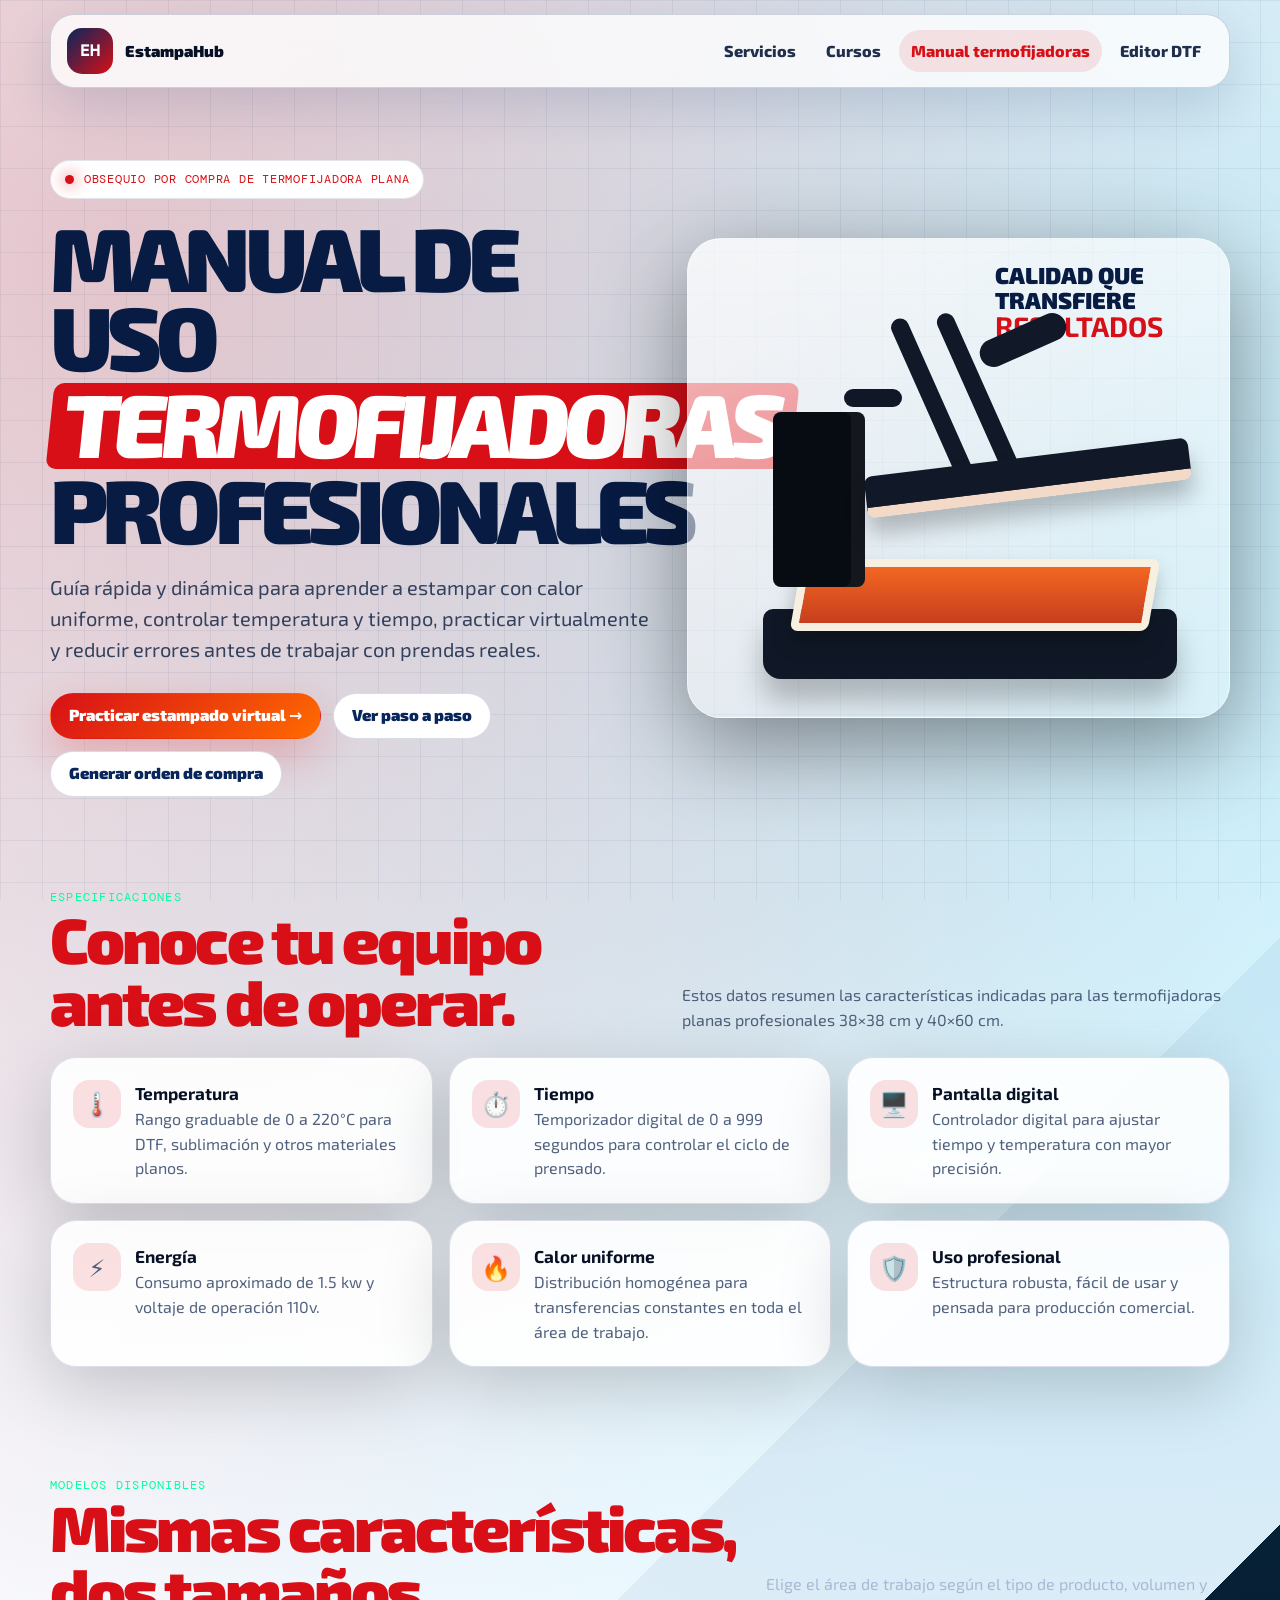
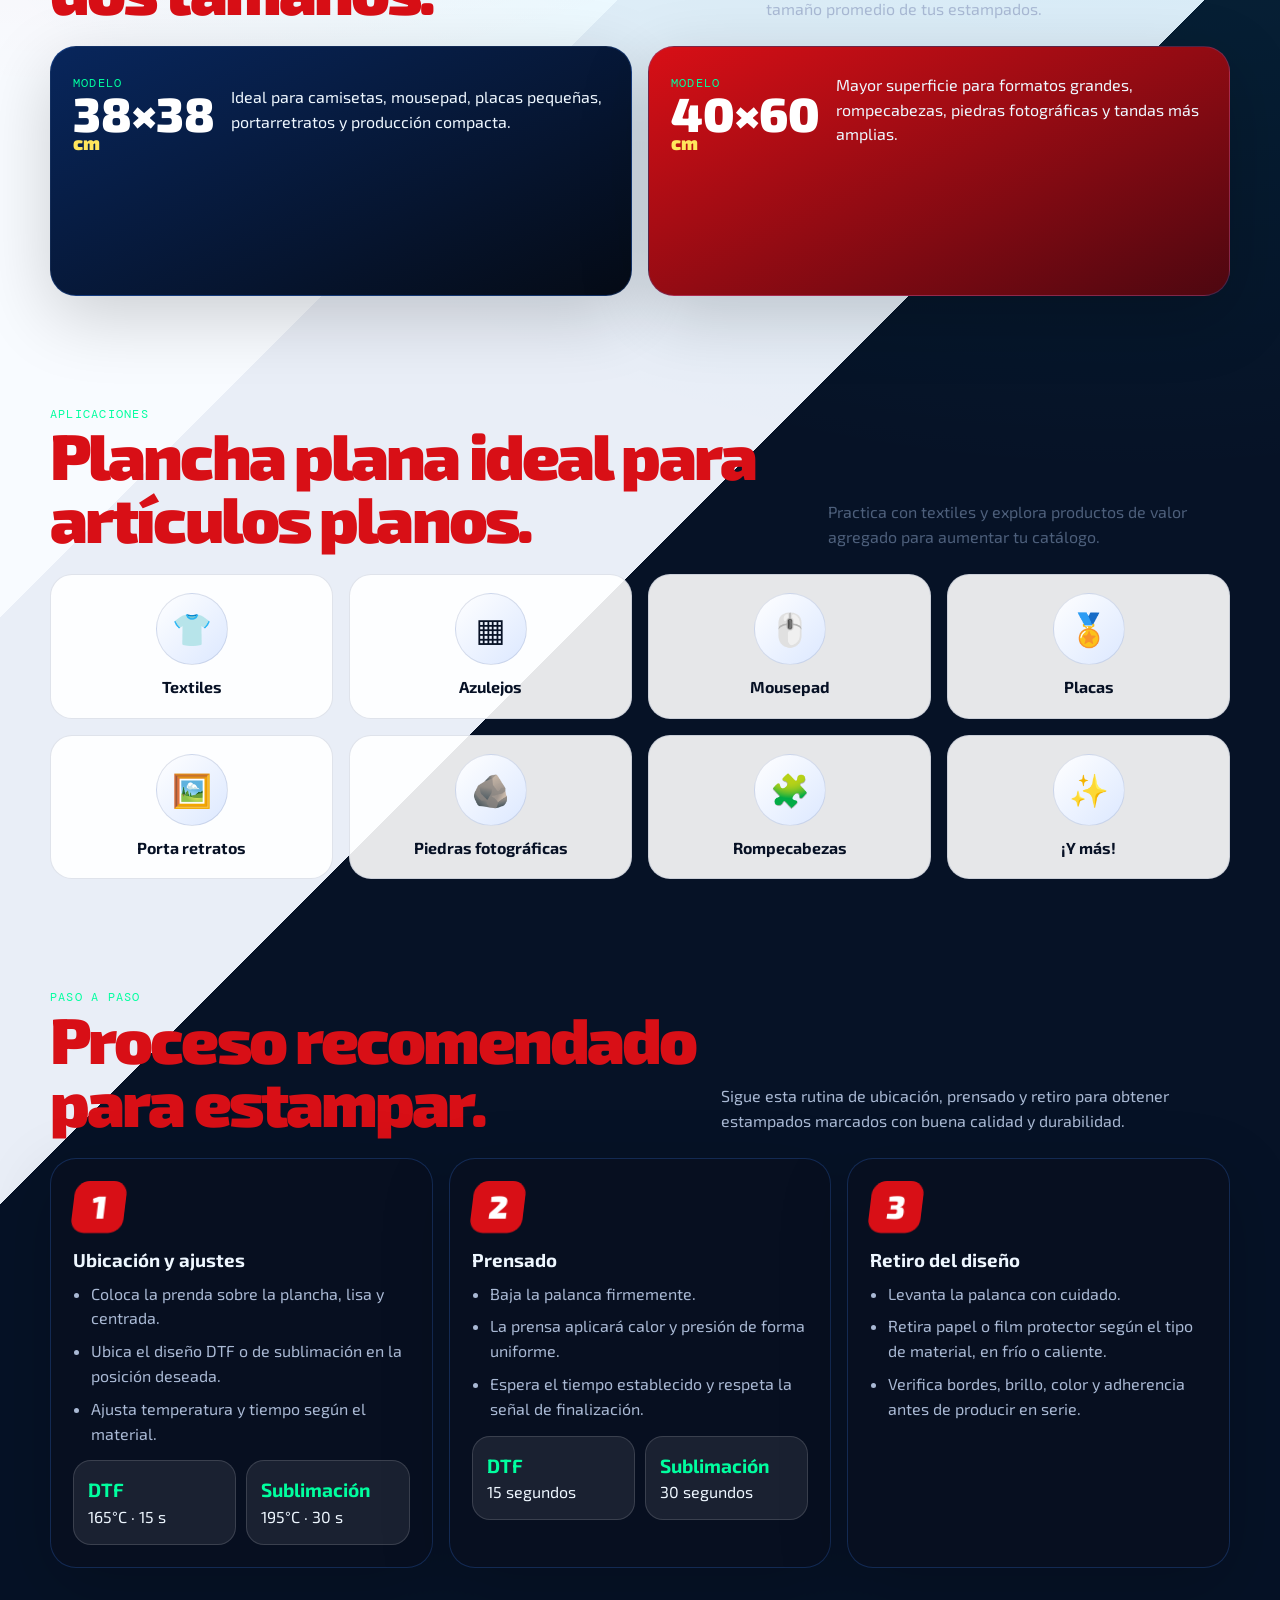
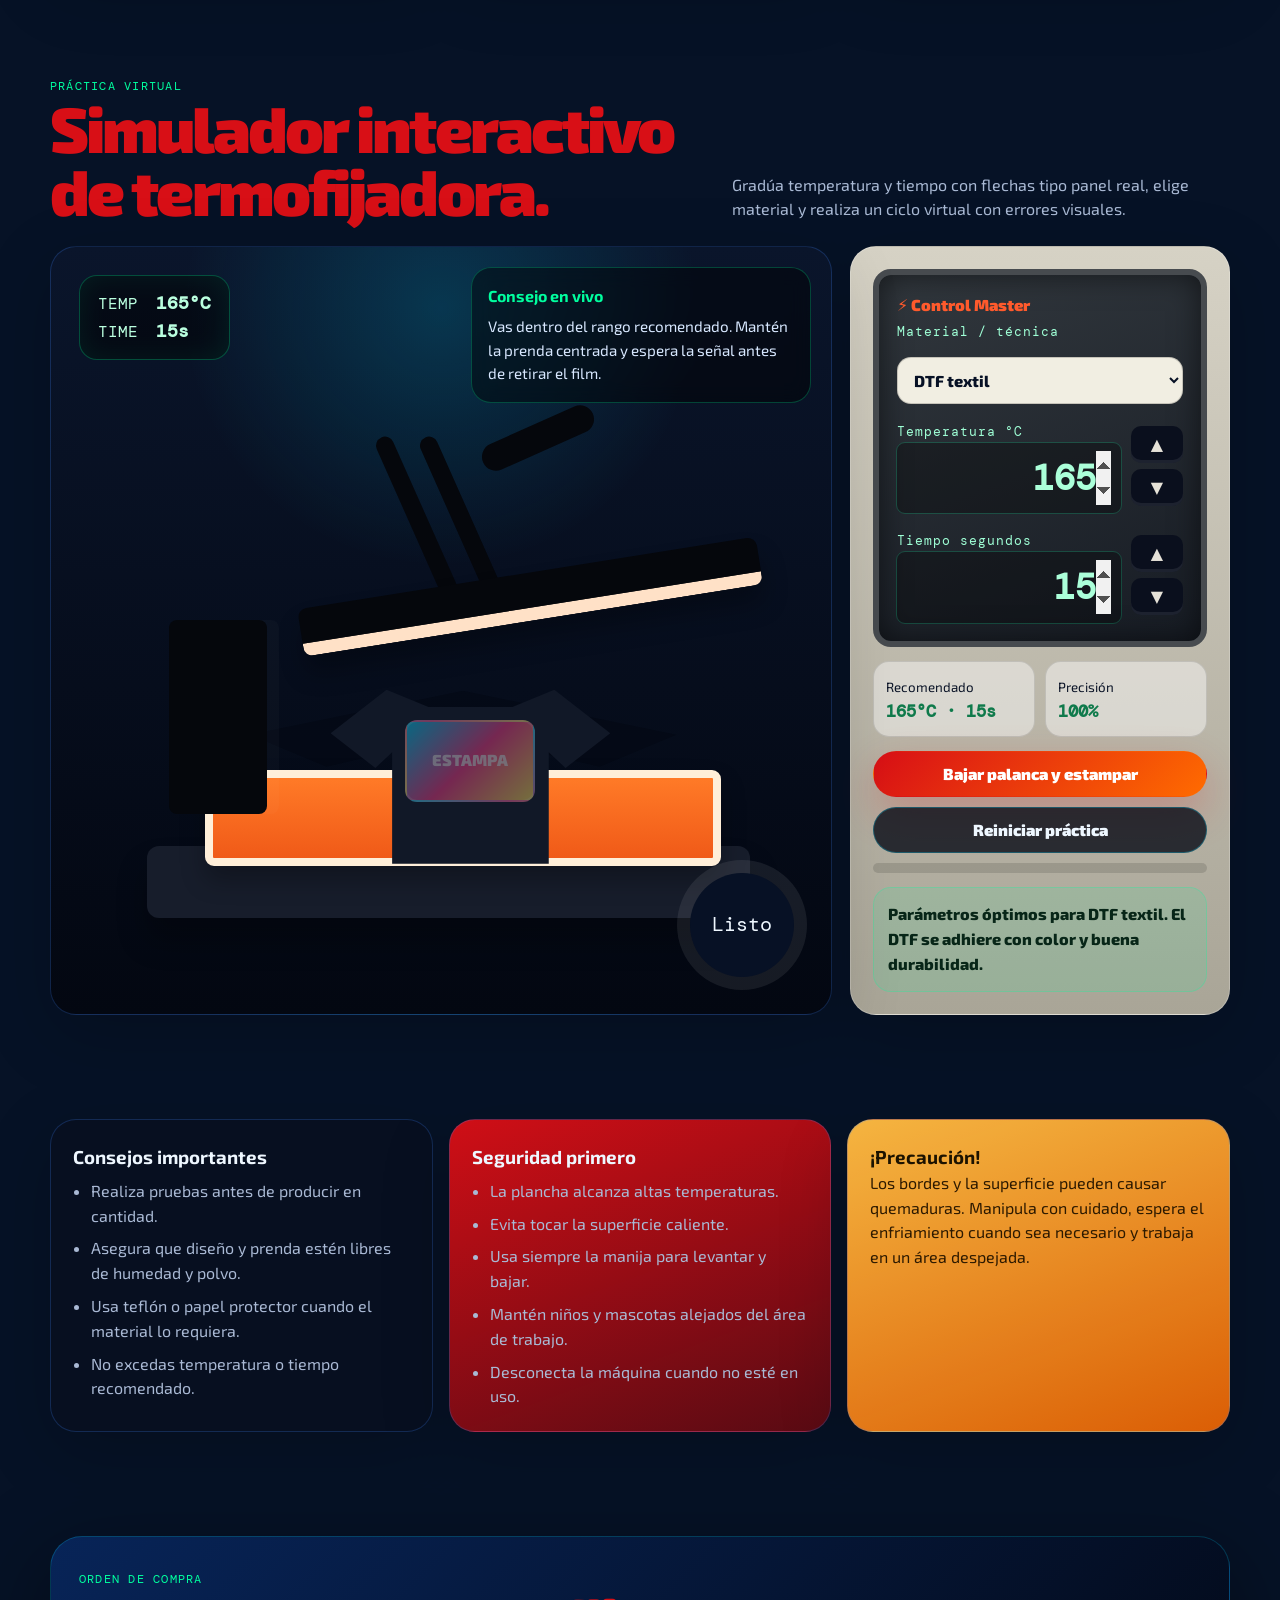
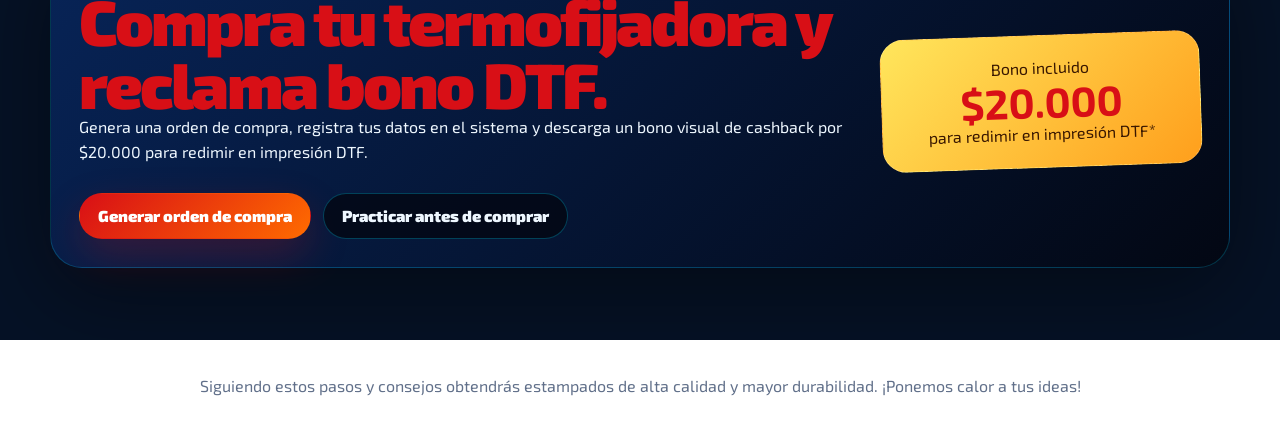
<file: termofijadoras.html>
<!DOCTYPE html>
<html lang="es">
<head>
  <meta charset="UTF-8" />
  <meta name="viewport" content="width=device-width, initial-scale=1.0" />
  <meta name="description" content="Manual dinámico EstampaHub para termofijadoras planas: especificaciones, paso a paso, simulador virtual y orden de compra." />
  <title>Manual de Termofijadoras | EstampaHub</title>
  <link rel="preconnect" href="https://fonts.googleapis.com" />
  <link rel="preconnect" href="https://fonts.gstatic.com" crossorigin />
  <link href="https://fonts.googleapis.com/css2?family=DM+Mono:wght@300;400;500&family=Exo+2:wght@300;400;500;600;700;800;900&display=swap" rel="stylesheet" />
  <style>
    :root {
      --bg: #020715;
      --ink: #071125;
      --navy: #08265c;
      --red: #d80f16;
      --red-2: #ff3b30;
      --cyan: #00d4ff;
      --green: #00ff9f;
      --amber: #ffbc42;
      --panel: rgba(8, 15, 32, 0.88);
      --panel-soft: rgba(255, 255, 255, 0.08);
      --line: rgba(59, 130, 246, 0.24);
      --line-strong: rgba(0, 212, 255, 0.4);
      --text: #eef7ff;
      --muted: #a9b9d4;
      --font: 'Exo 2', system-ui, sans-serif;
      --mono: 'DM Mono', monospace;
      --shadow: 0 26px 90px rgba(0, 0, 0, 0.42);
    }

    * { box-sizing: border-box; margin: 0; padding: 0; }
    html { scroll-behavior: smooth; }
    body {
      min-height: 100vh;
      overflow-x: hidden;
      color: var(--text);
      font-family: var(--font);
      line-height: 1.55;
      background:
        radial-gradient(circle at 10% 5%, rgba(216, 15, 22, 0.22), transparent 28%),
        radial-gradient(circle at 88% 10%, rgba(0, 212, 255, 0.22), transparent 32%),
        linear-gradient(135deg, #f8fbff 0 34%, #e9eef7 34% 43%, #061226 43% 100%);
    }
    body::before {
      content: '';
      position: fixed;
      inset: 0;
      z-index: -1;
      background-image:
        linear-gradient(rgba(8, 38, 92, 0.06) 1px, transparent 1px),
        linear-gradient(90deg, rgba(8, 38, 92, 0.06) 1px, transparent 1px);
      background-size: 42px 42px;
    }
    a { color: inherit; text-decoration: none; }
    button, input, select { font: inherit; }
    .shell { width: min(1180px, calc(100% - 28px)); margin: auto; }

    .topbar {
      position: sticky;
      top: 14px;
      z-index: 40;
      display: flex;
      align-items: center;
      justify-content: space-between;
      gap: 16px;
      margin-top: 14px;
      padding: 13px 16px;
      border: 1px solid rgba(8, 38, 92, 0.18);
      border-radius: 24px;
      background: rgba(255, 255, 255, 0.78);
      backdrop-filter: blur(18px);
      box-shadow: 0 18px 50px rgba(8, 38, 92, 0.14);
      color: var(--ink);
    }
    .brand { display: flex; align-items: center; gap: 12px; font-weight: 900; }
    .brand-mark {
      display: grid;
      place-items: center;
      width: 46px;
      height: 46px;
      border-radius: 15px;
      background: linear-gradient(135deg, var(--navy), var(--red));
      color: #fff;
      font-family: var(--mono);
    }
    .nav { display: flex; gap: 6px; flex-wrap: wrap; }
    .nav a { padding: 9px 12px; border-radius: 999px; color: #20304c; font-weight: 800; }
    .nav a:hover, .nav a.active { background: rgba(216, 15, 22, 0.1); color: var(--red); }

    .hero {
      display: grid;
      grid-template-columns: minmax(0, 1fr) minmax(350px, 0.9fr);
      gap: 34px;
      align-items: center;
      padding: 72px 0 34px;
      color: var(--ink);
    }
    .eyebrow {
      display: inline-flex;
      gap: 10px;
      align-items: center;
      padding: 9px 14px;
      border: 1px solid rgba(8, 38, 92, 0.12);
      border-radius: 999px;
      background: #fff;
      color: var(--red);
      font-family: var(--mono);
      font-size: 0.78rem;
      text-transform: uppercase;
      letter-spacing: 0.06em;
    }
    .dot { width: 9px; height: 9px; border-radius: 50%; background: var(--red); box-shadow: 0 0 16px var(--red); }
    h1 {
      margin-top: 18px;
      color: #071b43;
      font-size: clamp(3rem, 7vw, 6.9rem);
      font-weight: 900;
      line-height: 0.88;
      letter-spacing: -0.065em;
      text-transform: uppercase;
    }
    .redbar { display: inline-block; margin-top: 8px; padding: 0 0.16em 0.08em; border-radius: 10px; background: var(--red); color: #fff; transform: skew(-6deg); }
    .hero p { max-width: 700px; margin-top: 24px; color: #33415d; font-size: clamp(1.06rem, 2vw, 1.25rem); }
    .actions { display: flex; flex-wrap: wrap; gap: 12px; margin-top: 28px; }
    .btn {
      display: inline-flex;
      align-items: center;
      justify-content: center;
      gap: 8px;
      min-height: 46px;
      padding: 0 18px;
      border: 1px solid transparent;
      border-radius: 999px;
      cursor: pointer;
      font-weight: 900;
      transition: transform 0.2s ease, filter 0.2s ease;
    }
    .btn-primary { background: linear-gradient(135deg, var(--red), #ff6b00); color: #fff; box-shadow: 0 16px 42px rgba(216, 15, 22, 0.24); }
    .btn-secondary { border-color: rgba(8, 38, 92, 0.16); background: #fff; color: var(--navy); }
    .btn-dark { border-color: rgba(0, 212, 255, 0.28); background: rgba(3, 7, 18, 0.78); color: var(--text); }
    .btn:hover { transform: translateY(-2px); filter: saturate(1.1); }

    .press-card {
      position: relative;
      min-height: 480px;
      overflow: hidden;
      border: 1px solid rgba(255, 255, 255, 0.48);
      border-radius: 34px;
      background: linear-gradient(160deg, rgba(255, 255, 255, 0.76), rgba(255, 255, 255, 0.28));
      box-shadow: var(--shadow);
    }
    .slogan { position: absolute; right: 24px; top: 24px; max-width: 210px; color: #071b43; font-size: 1.45rem; font-weight: 900; line-height: 1.05; text-transform: uppercase; }
    .slogan b { display: block; color: var(--red); font-size: 1.75rem; }

    .heat-press, .virtual-machine { position: relative; }
    .heat-press { position: absolute; left: 7%; right: 7%; bottom: 38px; height: 315px; }
    .hp-base, .hp-platen, .hp-lid, .hp-tower, .hp-arm, .hp-handle, .hp-knob { position: absolute; }
    .hp-base { left: 8%; right: 3%; bottom: 0; height: 70px; border-radius: 10px 10px 18px 18px; background: #101827; box-shadow: 0 22px 28px rgba(0, 0, 0, 0.24); }
    .hp-platen { left: 15%; right: 8%; bottom: 48px; height: 72px; border: 8px solid #f7efe0; border-radius: 8px; background: linear-gradient(#f26722, #c73e1d); transform: skewX(-10deg); box-shadow: 0 12px 20px rgba(0,0,0,.24); }
    .hp-lid { left: 30%; right: 0; bottom: 160px; height: 42px; border-bottom: 11px solid #f2d9c8; border-radius: 8px; background: #111827; transform: rotate(-7deg); transform-origin: left center; box-shadow: 0 16px 22px rgba(0,0,0,.24); }
    .hp-tower { left: 10%; bottom: 92px; width: 92px; height: 175px; border-radius: 8px; background: #070b12; box-shadow: inset -14px 0 0 rgba(255,255,255,.05); }
    .hp-knob { left: 118px; bottom: 272px; width: 58px; height: 18px; border-radius: 999px; background: #101827; }
    .hp-arm { left: 43%; bottom: 178px; width: 18px; height: 190px; border-radius: 999px; background: #111827; transform: rotate(-24deg); box-shadow: 44px 14px 0 #111827; }
    .hp-handle { left: 54%; bottom: 325px; width: 92px; height: 28px; border-radius: 999px; background: #111827; transform: rotate(-24deg); }

    .section { padding: 52px 0; }
    .section.dark { color: var(--text); }
    .section-head { display: flex; justify-content: space-between; align-items: flex-end; gap: 22px; margin-bottom: 24px; }
    .kicker { color: var(--green); font-family: var(--mono); font-size: 0.78rem; text-transform: uppercase; letter-spacing: 0.1em; }
    .section h2 { color: var(--red); font-size: clamp(2.2rem, 5vw, 4.1rem); font-weight: 900; line-height: 0.98; letter-spacing: -0.045em; }
    .section-head p { max-width: 560px; color: var(--muted); }
    .light-head p { color: #4d5f7b; }

    .grid { display: grid; gap: 16px; }
    .spec-grid { grid-template-columns: repeat(3, 1fr); }
    .card { padding: 22px; border: 1px solid var(--line); border-radius: 26px; background: var(--panel); box-shadow: 0 20px 70px rgba(0,0,0,.18); }
    .card.light { border-color: rgba(8,38,92,.14); background: rgba(255,255,255,.9); color: var(--ink); }
    .spec { display: flex; gap: 14px; align-items: flex-start; }
    .ico { display: grid; place-items: center; flex: 0 0 48px; height: 48px; border-radius: 16px; background: rgba(216,15,22,.12); font-size: 1.5rem; }
    .spec b { display: block; font-size: 1.08rem; }
    .spec span { color: #51627f; }
    .models { grid-template-columns: 1fr 1fr; }
    .model-card { min-height: 250px; overflow: hidden; background: linear-gradient(155deg,#08265c,#050b16); }
    .model-card:nth-child(2) { background: linear-gradient(155deg,#d80f16,#4d0710); }
    .model-badge { display: flex; justify-content: space-between; gap: 16px; align-items: center; }
    .model-size { color: #fff; font-size: 3rem; font-weight: 900; line-height: .86; }
    .model-size small { display: block; color: #ffe65c; font-size: 1.2rem; }
    .materials { grid-template-columns: repeat(4, 1fr); }
    .material { padding: 18px; border: 1px solid rgba(8,38,92,.12); border-radius: 22px; background: rgba(255,255,255,.9); color: var(--ink); text-align: center; }
    .material .circle { display: grid; place-items: center; width: 72px; height: 72px; margin: 0 auto 10px; border: 1px solid rgba(8,38,92,.12); border-radius: 50%; background: linear-gradient(135deg,#fff,#dce8ff); font-size: 2rem; }
    .steps { grid-template-columns: repeat(3, 1fr); }
    .step-num { display: inline-grid; place-items: center; width: 52px; height: 52px; margin-bottom: 12px; border-radius: 14px; background: var(--red); color: #fff; font-size: 2rem; font-weight: 900; transform: skew(-7deg); }
    .setting-table { display: grid; grid-template-columns: 1fr 1fr; gap: 10px; margin-top: 14px; }
    .setting { padding: 14px; border: 1px solid rgba(255,255,255,.14); border-radius: 18px; background: rgba(255,255,255,.08); }
    .setting b { display: block; color: var(--green); font-size: 1.2rem; }
    .step li, .tips li { margin-left: 18px; margin-top: 8px; color: var(--muted); }

    .simulator { display: grid; grid-template-columns: minmax(0, 1fr) 380px; gap: 18px; align-items: stretch; }
    .sim-stage {
      position: relative;
      min-height: 600px;
      overflow: hidden;
      background:
        radial-gradient(circle at 50% 8%, rgba(0, 212, 255, 0.18), transparent 32%),
        linear-gradient(180deg, #0a152b, #030711);
    }
    .sim-advice {
      position: absolute;
      z-index: 7;
      top: 20px;
      right: 20px;
      width: min(340px, calc(100% - 40px));
      padding: 16px;
      border: 1px solid rgba(0,255,159,.24);
      border-radius: 20px;
      background: rgba(0, 0, 0, 0.44);
      backdrop-filter: blur(10px);
    }
    .sim-advice h3 { color: var(--green); font-size: 1rem; }
    .sim-advice p { margin-top: 6px; color: #d8e8ff; font-size: 0.95rem; }
    .control-display {
      position: absolute;
      z-index: 8;
      left: 28px;
      top: 28px;
      padding: 14px 18px;
      border: 1px solid rgba(0,255,159,.28);
      border-radius: 18px;
      background: rgba(0,0,0,.48);
      color: #baffdf;
      font-family: var(--mono);
      box-shadow: inset 0 0 28px rgba(0,255,159,.08);
    }
    .control-display b { margin-left: 8px; font-size: 1.1rem; }
    .virtual-machine { position: relative; height: 100%; min-height: 560px; }
    .vm-base, .vm-bed, .vm-pad, .vm-shirt, .vm-design, .vm-tower, .vm-lid, .vm-arm-a, .vm-arm-b, .vm-handle, .vm-shadow, .vm-smoke, .vm-peel { position: absolute; }
    .vm-base { left: 10%; right: 8%; bottom: 74px; height: 72px; border-radius: 12px; background: #171d2b; box-shadow: 0 22px 30px rgba(0,0,0,.28); }
    .vm-bed { left: 18%; right: 12%; bottom: 126px; height: 96px; border: 8px solid #ffefd9; border-radius: 9px; background: linear-gradient(180deg,#ff7a27,#f05a18); box-shadow: 0 14px 24px rgba(0,0,0,.28); }
    .vm-shirt {
      z-index: 2;
      left: 35%;
      right: 27%;
      bottom: 128px;
      height: 174px;
      background: #111827;
      clip-path: polygon(20% 0,35% 10%,65% 10%,80% 0,100% 25%,84% 45%,78% 36%,78% 100%,22% 100%,22% 36%,16% 45%,0 25%);
      transition: background .35s ease, filter .35s ease;
    }
    .vm-design {
      z-index: 3;
      left: 54%;
      bottom: 190px;
      width: 130px;
      height: 82px;
      display: grid;
      place-items: center;
      border: 2px solid rgba(255,255,255,.22);
      border-radius: 12px;
      background: linear-gradient(135deg,#00d4ff,#ff3d8b,#ffe65c);
      color: rgba(255,255,255,.78);
      font-weight: 900;
      box-shadow: 0 0 0 rgba(0,0,0,0);
      opacity: .42;
      transform: translateX(-50%);
      transition: opacity .35s ease, filter .35s ease, transform .35s ease, box-shadow .35s ease;
    }
    .vm-tower { z-index: 4; left: 13%; bottom: 178px; width: 98px; height: 194px; border-radius: 8px; background: #05070c; box-shadow: 12px 0 0 rgba(255,255,255,.02); }
    .vm-lid { z-index: 5; left: 31%; right: 6%; bottom: 335px; height: 48px; border-bottom: 13px solid #ffe1c7; border-radius: 9px; background: #05070c; transform: rotate(-9deg); transform-origin: 0 50%; transition: transform .65s cubic-bezier(.2,.8,.2,1), bottom .65s cubic-bezier(.2,.8,.2,1); box-shadow: 0 18px 24px rgba(0,0,0,.28); }
    .vm-arm-a, .vm-arm-b { z-index: 1; width: 18px; height: 195px; border-radius: 99px; background: #05070c; transform: rotate(-24deg); }
    .vm-arm-a { left: 46%; bottom: 368px; }
    .vm-arm-b { left: 52%; bottom: 368px; }
    .vm-handle { z-index: 2; left: 55%; bottom: 540px; width: 120px; height: 28px; border-radius: 99px; background: #05070c; transform: rotate(-24deg); }
    .vm-shadow { left: 24%; right: 18%; bottom: 221px; height: 80px; background: rgba(3,7,18,.48); clip-path: polygon(0 55%,50% 0,100% 55%,82% 95%,50% 55%,18% 95%); }
    .timer-ring { position: absolute; right: 24px; bottom: 24px; width: 130px; height: 130px; border-radius: 50%; background: conic-gradient(var(--green) var(--progress), rgba(255,255,255,.08) 0); display: grid; place-items: center; }
    .timer-ring span { display: grid; place-items: center; width: 104px; height: 104px; border-radius: 50%; background: #071125; font-family: var(--mono); font-size: 1.25rem; }
    .virtual-machine.closed .vm-lid { bottom: 252px; transform: rotate(0deg); }
    .virtual-machine.closed .vm-bed { box-shadow: 0 0 46px 14px rgba(255,107,0,.42); }
    .virtual-machine.ok .vm-design { opacity: 1; filter: saturate(1.35); box-shadow: 0 0 28px rgba(0,212,255,.3); }
    .virtual-machine.low .vm-design { opacity: .72; transform: translateX(-50%) rotate(-8deg) translateY(-18px); filter: saturate(.65); }
    .virtual-machine.low .vm-peel { opacity: 1; transform: translateY(-18px) rotate(-10deg); }
    .virtual-machine.burn .vm-shirt { background: #1b0b07; filter: sepia(.8) brightness(.62); }
    .virtual-machine.burn .vm-design { opacity: .95; background: radial-gradient(circle,#2b1207,#0b0604 70%); color: #ffbe83; box-shadow: 0 0 46px rgba(255,76,0,.32); }
    .virtual-machine.burn .vm-smoke { opacity: 1; animation: smoke 1.7s ease-in-out infinite; }
    .vm-smoke { z-index: 6; left: 42%; bottom: 260px; width: 120px; height: 120px; border-radius: 50%; background: radial-gradient(circle, rgba(180,180,180,.35), transparent 68%); filter: blur(8px); opacity: 0; pointer-events: none; }
    .vm-peel { z-index: 4; left: 47%; bottom: 258px; width: 92px; height: 42px; border-radius: 10px; background: rgba(255,255,255,.62); opacity: 0; transition: .35s ease; }
    @keyframes smoke { 50% { transform: translateY(-24px) scale(1.15); opacity: .45; } }

    .controller {
      background: linear-gradient(180deg, #d6d2c5, #a9a597);
      color: #0b1427;
      border-color: rgba(255,255,255,.22);
    }
    .controller-screen {
      padding: 18px;
      border: 6px solid #474b4f;
      border-radius: 18px;
      background: linear-gradient(160deg,#31373d,#171c24);
      box-shadow: inset 0 0 30px rgba(0,0,0,.55);
      color: #d7f6ff;
    }
    .controller-brand { display: flex; align-items: center; gap: 10px; color: #ff5a2c; font-weight: 900; }
    .digital-row { display: grid; grid-template-columns: 1fr 52px; gap: 10px; align-items: center; margin-top: 14px; }
    .digital-label { color: #9fffd6; font-family: var(--mono); font-size: .8rem; letter-spacing: .08em; }
    .digital-number {
      width: 100%;
      padding: 8px 10px;
      border: 0;
      border-radius: 8px;
      background: rgba(0,0,0,.32);
      color: #abffd9;
      font-family: var(--mono);
      font-size: 2.2rem;
      font-weight: 900;
      text-align: right;
      outline: 1px solid rgba(0,255,159,.18);
      appearance: textfield;
    }
    .digital-number::-webkit-outer-spin-button, .digital-number::-webkit-inner-spin-button { margin: 0; opacity: 1; }
    .arrow-stack { display: grid; gap: 6px; }
    .arrow-btn { min-height: 37px; border: 0; border-radius: 10px; background: #0a0f1d; color: #e6e2d8; cursor: pointer; font-size: 1rem; font-weight: 900; box-shadow: inset 0 -3px 0 rgba(255,255,255,.08); }
    .controller select { width: 100%; margin-top: 14px; padding: 12px; border: 1px solid rgba(0,0,0,.18); border-radius: 14px; background: #f1eee2; color: var(--ink); font-weight: 800; }
    .controller-actions { display: grid; gap: 10px; margin-top: 14px; }
    .readout { display: grid; grid-template-columns: 1fr 1fr; gap: 10px; margin-top: 14px; }
    .readout div { padding: 12px; border: 1px solid rgba(0,0,0,.12); border-radius: 16px; background: rgba(255,255,255,.45); }
    .readout b { display: block; color: #0f7a4b; font-family: var(--mono); font-size: 1.05rem; }
    .result { margin-top: 14px; padding: 14px; border: 1px solid rgba(0,255,159,.24); border-radius: 18px; background: rgba(0,255,159,.1); color: #082618; font-weight: 800; }
    .result.bad { border-color: rgba(216,15,22,.32); background: rgba(216,15,22,.13); color: #4e0b10; }
    .result.warn2 { border-color: rgba(255,188,66,.38); background: rgba(255,188,66,.22); color: #4a3000; }
    .progress-line { height: 10px; margin-top: 10px; overflow: hidden; border-radius: 999px; background: rgba(0,0,0,.13); }
    .progress-line i { display: block; width: 0; height: 100%; background: linear-gradient(90deg,var(--green),var(--cyan),var(--amber)); transition: width .2s; }

    .tips { grid-template-columns: repeat(3, 1fr); }
    .danger { background: linear-gradient(160deg,rgba(216,15,22,.96),rgba(94,10,18,.94)); }
    .warn { background: linear-gradient(160deg,rgba(255,188,66,.96),rgba(255,107,0,.86)); color: #1c1300; }
    .warn p { color: #2d1a00; }

    .order-section { padding-bottom: 72px; }
    .order-card {
      display: grid;
      grid-template-columns: minmax(0, 1fr) 320px;
      gap: 22px;
      align-items: center;
      border: 1px solid rgba(0,212,255,.22);
      border-radius: 32px;
      background: linear-gradient(135deg, rgba(8,38,92,.92), rgba(3,7,18,.9));
      box-shadow: var(--shadow);
      padding: 28px;
    }
    .bonus-preview { padding: 20px; border: 1px dashed rgba(255,255,255,.28); border-radius: 24px; background: linear-gradient(135deg,#ffe65c,#ff9f1c); color: #3a1800; text-align: center; transform: rotate(-2deg); }
    .bonus-preview strong { display: block; font-size: 2.6rem; line-height: 1; color: var(--red); }

    .oc-overlay { position: fixed; inset: 0; z-index: 2000; display: none; align-items: center; justify-content: center; padding: 18px; background: rgba(0,0,0,.72); backdrop-filter: blur(10px); }
    .oc-modal { width: min(980px, 100%); max-height: min(92vh, 900px); overflow: auto; border: 1px solid rgba(0,212,255,.26); border-radius: 28px; background: #071125; box-shadow: 0 30px 110px rgba(0,0,0,.56); }
    .oc-card { padding: 24px; }
    .oc-card h2 { color: var(--red-2); font-size: clamp(1.9rem, 4vw, 3rem); line-height: 1; }
    .oc-form-grid { display: grid; grid-template-columns: 1fr 1fr; gap: 12px; margin-top: 18px; }
    .oc-field { display: grid; gap: 6px; }
    .oc-field label { color: var(--muted); font-family: var(--mono); font-size: .78rem; text-transform: uppercase; }
    .oc-field input, .oc-field select { width: 100%; padding: 12px 13px; border: 1px solid rgba(0,212,255,.24); border-radius: 14px; background: rgba(255,255,255,.06); color: var(--text); outline: none; }
    .oc-field select option { background: #071125; color: var(--text); }
    .oc-wide { grid-column: 1 / -1; }
    .oc-actions { display: flex; flex-wrap: wrap; gap: 10px; margin-top: 18px; }
    #oc-result-card { display: none; }
    #oc-bono-canvas { width: 100%; max-width: 760px; border-radius: 18px; background: #111827; box-shadow: 0 20px 60px rgba(0,0,0,.32); }

    .footer { padding: 34px 0 44px; text-align: center; color: #61708a; background: #fff; }
    .reveal { opacity: 0; transform: translateY(22px); transition: opacity .55s ease, transform .55s ease; }
    .reveal.visible { opacity: 1; transform: none; }

    @media (max-width: 980px) {
      .hero, .simulator, .order-card { grid-template-columns: 1fr; }
      .spec-grid, .steps, .tips { grid-template-columns: 1fr 1fr; }
      .materials { grid-template-columns: repeat(2, 1fr); }
      .sim-advice { position: relative; inset: auto; width: 100%; margin-bottom: 14px; }
      .sim-stage { min-height: 700px; }
      .virtual-machine { min-height: 600px; }
    }
    @media (max-width: 680px) {
      .nav { display: none; }
      .hero { padding-top: 48px; }
      .spec-grid, .steps, .tips, .models, .materials, .oc-form-grid { grid-template-columns: 1fr; }
      .press-card { min-height: 410px; }
      .section-head { display: block; }
      .section-head p { margin-top: 12px; }
      .vm-tower { left: 8%; }
      .vm-shirt { left: 26%; right: 22%; }
      .vm-design { left: 52%; }
      .oc-wide { grid-column: auto; }
    }
  </style>
</head>
<body>
  <header class="topbar shell">
    <a class="brand" href="inicio.html"><span class="brand-mark">EH</span><span>EstampaHub</span></a>
    <nav class="nav" aria-label="Navegación principal">
      <a href="inicio.html#servicios">Servicios</a>
      <a href="cursos.html">Cursos</a>
      <a class="active" href="termofijadoras.html">Manual termofijadoras</a>
      <a href="index.html">Editor DTF</a>
    </nav>
  </header>

  <main>
    <section class="hero shell">
      <div class="reveal">
        <span class="eyebrow"><span class="dot"></span> Obsequio por compra de termofijadora plana</span>
        <h1>Manual de uso <span class="redbar">Termofijadoras</span> profesionales</h1>
        <p>Guía rápida y dinámica para aprender a estampar con calor uniforme, controlar temperatura y tiempo, practicar virtualmente y reducir errores antes de trabajar con prendas reales.</p>
        <div class="actions">
          <a class="btn btn-primary" href="#simulador">Practicar estampado virtual →</a>
          <a class="btn btn-secondary" href="#pasos">Ver paso a paso</a>
          <a class="btn btn-secondary" href="#orden-compra">Generar orden de compra</a>
        </div>
      </div>
      <aside class="press-card reveal" aria-label="Maqueta visual de una termofijadora plana">
        <div class="slogan">Calidad que transfiere <b>resultados</b></div>
        <div class="heat-press" aria-hidden="true">
          <div class="hp-base"></div><div class="hp-platen"></div><div class="hp-tower"></div><div class="hp-knob"></div><div class="hp-arm"></div><div class="hp-handle"></div><div class="hp-lid"></div>
        </div>
      </aside>
    </section>

    <section id="especificaciones" class="section shell">
      <div class="section-head light-head reveal">
        <div><span class="kicker">Especificaciones</span><h2>Conoce tu equipo antes de operar.</h2></div>
        <p>Estos datos resumen las características indicadas para las termofijadoras planas profesionales 38×38 cm y 40×60 cm.</p>
      </div>
      <div class="grid spec-grid">
        <article class="card light spec reveal"><span class="ico">🌡️</span><div><b>Temperatura</b><span>Rango graduable de 0 a 220°C para DTF, sublimación y otros materiales planos.</span></div></article>
        <article class="card light spec reveal"><span class="ico">⏱️</span><div><b>Tiempo</b><span>Temporizador digital de 0 a 999 segundos para controlar el ciclo de prensado.</span></div></article>
        <article class="card light spec reveal"><span class="ico">🖥️</span><div><b>Pantalla digital</b><span>Controlador digital para ajustar tiempo y temperatura con mayor precisión.</span></div></article>
        <article class="card light spec reveal"><span class="ico">⚡</span><div><b>Energía</b><span>Consumo aproximado de 1.5 kw y voltaje de operación 110v.</span></div></article>
        <article class="card light spec reveal"><span class="ico">🔥</span><div><b>Calor uniforme</b><span>Distribución homogénea para transferencias constantes en toda el área de trabajo.</span></div></article>
        <article class="card light spec reveal"><span class="ico">🛡️</span><div><b>Uso profesional</b><span>Estructura robusta, fácil de usar y pensada para producción comercial.</span></div></article>
      </div>
    </section>

    <section class="section shell dark">
      <div class="section-head reveal">
        <div><span class="kicker">Modelos disponibles</span><h2>Mismas características, dos tamaños.</h2></div>
        <p>Elige el área de trabajo según el tipo de producto, volumen y tamaño promedio de tus estampados.</p>
      </div>
      <div class="grid models">
        <article class="card model-card reveal"><div class="model-badge"><div><span class="kicker">Modelo</span><div class="model-size">38×38 <small>cm</small></div></div><p>Ideal para camisetas, mousepad, placas pequeñas, portarretratos y producción compacta.</p></div></article>
        <article class="card model-card reveal"><div class="model-badge"><div><span class="kicker">Modelo</span><div class="model-size">40×60 <small>cm</small></div></div><p>Mayor superficie para formatos grandes, rompecabezas, piedras fotográficas y tandas más amplias.</p></div></article>
      </div>
    </section>

    <section class="section shell">
      <div class="section-head light-head reveal">
        <div><span class="kicker">Aplicaciones</span><h2>Plancha plana ideal para artículos planos.</h2></div>
        <p>Practica con textiles y explora productos de valor agregado para aumentar tu catálogo.</p>
      </div>
      <div class="grid materials">
        <div class="material reveal"><div class="circle">👕</div><b>Textiles</b></div>
        <div class="material reveal"><div class="circle">▦</div><b>Azulejos</b></div>
        <div class="material reveal"><div class="circle">🖱️</div><b>Mousepad</b></div>
        <div class="material reveal"><div class="circle">🏅</div><b>Placas</b></div>
        <div class="material reveal"><div class="circle">🖼️</div><b>Porta retratos</b></div>
        <div class="material reveal"><div class="circle">🪨</div><b>Piedras fotográficas</b></div>
        <div class="material reveal"><div class="circle">🧩</div><b>Rompecabezas</b></div>
        <div class="material reveal"><div class="circle">✨</div><b>¡Y más!</b></div>
      </div>
    </section>

    <section id="pasos" class="section shell dark">
      <div class="section-head reveal">
        <div><span class="kicker">Paso a paso</span><h2>Proceso recomendado para estampar.</h2></div>
        <p>Sigue esta rutina de ubicación, prensado y retiro para obtener estampados marcados con buena calidad y durabilidad.</p>
      </div>
      <div class="grid steps">
        <article class="card step reveal"><span class="step-num">1</span><h3>Ubicación y ajustes</h3><ul><li>Coloca la prenda sobre la plancha, lisa y centrada.</li><li>Ubica el diseño DTF o de sublimación en la posición deseada.</li><li>Ajusta temperatura y tiempo según el material.</li></ul><div class="setting-table"><div class="setting"><b>DTF</b>165°C · 15 s</div><div class="setting"><b>Sublimación</b>195°C · 30 s</div></div></article>
        <article class="card step reveal"><span class="step-num">2</span><h3>Prensado</h3><ul><li>Baja la palanca firmemente.</li><li>La prensa aplicará calor y presión de forma uniforme.</li><li>Espera el tiempo establecido y respeta la señal de finalización.</li></ul><div class="setting-table"><div class="setting"><b>DTF</b>15 segundos</div><div class="setting"><b>Sublimación</b>30 segundos</div></div></article>
        <article class="card step reveal"><span class="step-num">3</span><h3>Retiro del diseño</h3><ul><li>Levanta la palanca con cuidado.</li><li>Retira papel o film protector según el tipo de material, en frío o caliente.</li><li>Verifica bordes, brillo, color y adherencia antes de producir en serie.</li></ul></article>
      </div>
    </section>

    <section id="simulador" class="section shell dark">
      <div class="section-head reveal">
        <div><span class="kicker">Práctica virtual</span><h2>Simulador interactivo de termofijadora.</h2></div>
        <p>Gradúa temperatura y tiempo con flechas tipo panel real, elige material y realiza un ciclo virtual con errores visuales.</p>
      </div>
      <div class="simulator reveal">
        <article class="card sim-stage" aria-live="polite">
          <div class="sim-advice" id="sim-advice">
            <h3>Consejo en vivo</h3>
            <p>Empieza con el preset recomendado. Si subes demasiado la temperatura o el tiempo, la prenda se quemará; si falta calor, el DTF se despegará.</p>
          </div>
          <div class="control-display">TEMP <b id="display-temp">165°C</b><br>TIME <b id="display-time">15s</b></div>
          <div class="virtual-machine" id="virtual-press">
            <div class="vm-shadow"></div><div class="vm-base"></div><div class="vm-bed"></div><div class="vm-shirt"></div><div class="vm-design">ESTAMPA</div><div class="vm-peel"></div><div class="vm-smoke"></div><div class="vm-tower"></div><div class="vm-arm-a"></div><div class="vm-arm-b"></div><div class="vm-handle"></div><div class="vm-lid"></div>
          </div>
          <div class="timer-ring" id="timer-ring" style="--progress:0deg"><span id="countdown">Listo</span></div>
        </article>

        <aside class="card controller">
          <div class="controller-screen">
            <div class="controller-brand">⚡ Control Master</div>
            <label class="digital-label" for="material">Material / técnica</label>
            <select id="material">
              <option value="dtf">DTF textil</option>
              <option value="sublimacion">Sublimación</option>
              <option value="vinilo">Vinilo textil</option>
              <option value="mousepad">Mousepad sublimable</option>
            </select>
            <div class="digital-row">
              <div><label class="digital-label" for="temperature">Temperatura °C</label><input class="digital-number" id="temperature" type="number" min="120" max="220" step="1" value="165" inputmode="numeric" /></div>
              <div class="arrow-stack"><button class="arrow-btn" type="button" data-target="temperature" data-step="1">▲</button><button class="arrow-btn" type="button" data-target="temperature" data-step="-1">▼</button></div>
            </div>
            <div class="digital-row">
              <div><label class="digital-label" for="time">Tiempo segundos</label><input class="digital-number" id="time" type="number" min="5" max="90" step="1" value="15" inputmode="numeric" /></div>
              <div class="arrow-stack"><button class="arrow-btn" type="button" data-target="time" data-step="1">▲</button><button class="arrow-btn" type="button" data-target="time" data-step="-1">▼</button></div>
            </div>
          </div>
          <div class="readout"><div><small>Recomendado</small><b id="recommended">165°C · 15s</b></div><div><small>Precisión</small><b id="score">100%</b></div></div>
          <div class="controller-actions">
            <button class="btn btn-primary" id="stamp-btn" type="button">Bajar palanca y estampar</button>
            <button class="btn btn-dark" id="reset-btn" type="button">Reiniciar práctica</button>
          </div>
          <div class="progress-line"><i id="sim-progress"></i></div>
          <div id="result" class="result">Selecciona una técnica y presiona la palanca. El simulador evaluará si tus parámetros son adecuados.</div>
        </aside>
      </div>
    </section>

    <section class="section shell dark">
      <div class="grid tips">
        <article class="card reveal"><h3>Consejos importantes</h3><ul><li>Realiza pruebas antes de producir en cantidad.</li><li>Asegura que diseño y prenda estén libres de humedad y polvo.</li><li>Usa teflón o papel protector cuando el material lo requiera.</li><li>No excedas temperatura o tiempo recomendado.</li></ul></article>
        <article class="card danger reveal"><h3>Seguridad primero</h3><ul><li>La plancha alcanza altas temperaturas.</li><li>Evita tocar la superficie caliente.</li><li>Usa siempre la manija para levantar y bajar.</li><li>Mantén niños y mascotas alejados del área de trabajo.</li><li>Desconecta la máquina cuando no esté en uso.</li></ul></article>
        <article class="card warn reveal"><h3>¡Precaución!</h3><p>Los bordes y la superficie pueden causar quemaduras. Manipula con cuidado, espera el enfriamiento cuando sea necesario y trabaja en un área despejada.</p></article>
      </div>
    </section>

    <section id="orden-compra" class="section shell dark order-section">
      <div class="order-card reveal">
        <div>
          <span class="kicker">Orden de compra</span>
          <h2>Compra tu termofijadora y reclama bono DTF.</h2>
          <p>Genera una orden de compra, registra tus datos en el sistema y descarga un bono visual de cashback por $20.000 para redimir en impresión DTF.</p>
          <div class="actions"><button class="btn btn-primary" id="open-oc-btn" type="button">Generar orden de compra</button><a class="btn btn-dark" href="#simulador">Practicar antes de comprar</a></div>
        </div>
        <div class="bonus-preview"><span>Bono incluido</span><strong>$20.000</strong><p>para redimir en impresión DTF*</p></div>
      </div>
    </section>
  </main>

  <div class="oc-overlay" id="oc-overlay" role="dialog" aria-modal="true" aria-labelledby="oc-title">
    <div class="oc-modal">
      <div class="oc-card" id="oc-form-card">
        <span class="kicker">Termofijadoras profesionales</span>
        <h2 id="oc-title">Generar orden de compra</h2>
        <p>Completa los datos para registrar tu solicitud y activar el bono. El registro se guarda automáticamente en la hoja configurada.</p>
        <form id="oc-form">
          <div class="oc-form-grid">
            <div class="oc-field"><label for="oc-name">Nombre completo</label><input id="oc-name" name="name" type="text" required placeholder="Tu nombre" /></div>
            <div class="oc-field"><label for="oc-email">Correo</label><input id="oc-email" name="email" type="email" required placeholder="correo@ejemplo.com" /></div>
            <div class="oc-field"><label for="oc-phone">WhatsApp</label><input id="oc-phone" name="phone" type="tel" required placeholder="300 000 0000" /></div>
            <div class="oc-field"><label for="oc-city">Ciudad</label><input id="oc-city" name="city" type="text" required placeholder="Ciudad" /></div>
            <div class="oc-field"><label for="oc-product">Producto</label><select id="oc-product" name="product" required><option value="Termofijadora plana 38x38 cm">Termofijadora plana 38×38 cm</option><option value="Termofijadora plana 40x60 cm">Termofijadora plana 40×60 cm</option></select></div>
            <div class="oc-field"><label for="oc-qty">Cantidad</label><input id="oc-qty" name="qty" type="number" min="1" value="1" required /></div>
          </div>
          <div class="oc-actions"><button class="btn btn-primary" type="submit">Registrar y girar bono</button><button class="btn btn-dark" id="oc-cancel" type="button">Cancelar</button></div>
        </form>
      </div>
      <div class="oc-card" id="oc-result-card">
        <span class="kicker">Bono generado</span>
        <h2>Tu orden quedó registrada.</h2>
        <p>Descarga el bono y preséntalo para redimirlo en tu próxima compra de impresión DTF.</p>
        <canvas id="oc-bono-canvas" width="1080" height="680" aria-label="Bono cashback DTF"></canvas>
        <div class="oc-actions"><button class="btn btn-primary" id="oc-download" type="button">Descargar bono PNG</button><button class="btn btn-dark" id="oc-new" type="button">Crear otra orden</button><button class="btn btn-dark" type="button" onclick="document.getElementById('oc-overlay').style.display='none'">Cerrar</button></div>
      </div>
    </div>
  </div>

  <footer class="footer">Siguiendo estos pasos y consejos obtendrás estampados de alta calidad y mayor durabilidad. ¡Ponemos calor a tus ideas!</footer>

  <script>
    const presets = {
      dtf: { label: 'DTF textil', temp: 165, time: 15, tolT: 8, tolS: 5 },
      sublimacion: { label: 'Sublimación', temp: 195, time: 30, tolT: 8, tolS: 8 },
      vinilo: { label: 'Vinilo textil', temp: 160, time: 12, tolT: 10, tolS: 5 },
      mousepad: { label: 'Mousepad sublimable', temp: 190, time: 45, tolT: 10, tolS: 12 }
    };
    const material = document.getElementById('material');
    const temperature = document.getElementById('temperature');
    const time = document.getElementById('time');
    const displayTemp = document.getElementById('display-temp');
    const displayTime = document.getElementById('display-time');
    const recommended = document.getElementById('recommended');
    const score = document.getElementById('score');
    const result = document.getElementById('result');
    const press = document.getElementById('virtual-press');
    const countdown = document.getElementById('countdown');
    const ring = document.getElementById('timer-ring');
    const progress = document.getElementById('sim-progress');
    const advice = document.getElementById('sim-advice');
    let running = false;
    let timer;

    function clampField(field) {
      const min = Number(field.min);
      const max = Number(field.max);
      field.value = Math.min(max, Math.max(min, Number(field.value) || min));
    }

    function getStatus() {
      const p = presets[material.value];
      const t = Number(temperature.value);
      const s = Number(time.value);
      const heatLoad = (t - p.temp) + ((s - p.time) * 1.7);
      if (heatLoad > 24 || t > p.temp + 18 || s > p.time + 18) return 'burn';
      if (heatLoad < -18 || t < p.temp - 15 || s < p.time - 10) return 'low';
      return 'ok';
    }

    function evaluate() {
      clampField(temperature);
      clampField(time);
      const p = presets[material.value];
      const t = Number(temperature.value);
      const s = Number(time.value);
      displayTemp.textContent = `${t}°C`;
      displayTime.textContent = `${s}s`;
      recommended.textContent = `${p.temp}°C · ${p.time}s`;
      const tempDiff = Math.abs(t - p.temp) / p.tolT;
      const timeDiff = Math.abs(s - p.time) / p.tolS;
      const precision = Math.max(0, Math.round(100 - (tempDiff + timeDiff) * 25));
      const status = getStatus();
      score.textContent = `${precision}%`;
      press.classList.remove('ok', 'low', 'burn');
      result.className = 'result';
      if (status === 'ok') {
        result.textContent = `Parámetros óptimos para ${p.label}. El DTF se adhiere con color y buena durabilidad.`;
        advice.querySelector('p').textContent = 'Vas dentro del rango recomendado. Mantén la prenda centrada y espera la señal antes de retirar el film.';
      } else if (status === 'low') {
        result.className = 'result warn2';
        result.textContent = `Falta calor o tiempo: el DTF puede despegarse. Sube hacia ${p.temp}°C y ${p.time}s.`;
        advice.querySelector('p').textContent = 'Alerta: con poca temperatura o poco tiempo el adhesivo no activa bien y el diseño se levanta.';
      } else {
        result.className = 'result bad';
        result.textContent = `Exceso de calor o tiempo: puedes quemar la prenda. Baja hacia ${p.temp}°C y ${p.time}s.`;
        advice.querySelector('p').textContent = 'Alerta: el exceso de calor amarilla la tela, marca bordes y puede quemar el estampado.';
      }
      return { precision, status };
    }

    function loadPreset() {
      const p = presets[material.value];
      temperature.value = p.temp;
      time.value = p.time;
      resetVisual(false);
      evaluate();
    }

    function resetVisual(alsoEvaluate = true) {
      clearInterval(timer);
      running = false;
      press.className = 'virtual-machine';
      progress.style.width = '0%';
      ring.style.setProperty('--progress', '0deg');
      countdown.textContent = 'Listo';
      if (alsoEvaluate) evaluate();
    }

    function runStamp() {
      if (running) return;
      const finalState = evaluate();
      running = true;
      press.className = 'virtual-machine closed';
      const total = Math.max(1, Number(time.value));
      const speed = total > 35 ? 160 : 240;
      let elapsed = 0;
      countdown.textContent = `${total}s`;
      progress.style.width = '0%';
      timer = setInterval(() => {
        elapsed += 1;
        const pct = Math.min(100, (elapsed / total) * 100);
        progress.style.width = `${pct}%`;
        ring.style.setProperty('--progress', `${pct * 3.6}deg`);
        countdown.textContent = `${Math.max(0, total - elapsed)}s`;
        if (elapsed >= total) {
          clearInterval(timer);
          running = false;
          press.className = `virtual-machine ${finalState.status}`;
          countdown.textContent = 'Fin';
          if (finalState.status === 'ok') {
            result.className = 'result';
            result.textContent = '¡Estampado virtual exitoso! El diseño quedó adherido y listo para retirar el film.';
          } else if (finalState.status === 'low') {
            result.className = 'result warn2';
            result.textContent = 'El DTF no se adhirió: observa el film levantado y repite con más temperatura o tiempo.';
          } else {
            result.className = 'result bad';
            result.textContent = 'La prenda se quemó: observa la marca oscura y repite bajando temperatura o segundos.';
          }
        }
      }, speed);
    }

    document.querySelectorAll('.arrow-btn').forEach(button => {
      button.addEventListener('click', () => {
        const field = document.getElementById(button.dataset.target);
        field.value = Number(field.value) + Number(button.dataset.step);
        resetVisual(false);
        evaluate();
      });
    });
    document.getElementById('stamp-btn').addEventListener('click', runStamp);
    document.getElementById('reset-btn').addEventListener('click', () => resetVisual(true));
    material.addEventListener('change', loadPreset);
    temperature.addEventListener('input', () => { resetVisual(false); evaluate(); });
    time.addEventListener('input', () => { resetVisual(false); evaluate(); });
    document.querySelectorAll('.reveal').forEach(el => new IntersectionObserver((entries, obs) => entries.forEach(entry => {
      if (entry.isIntersecting) {
        entry.target.classList.add('visible');
        obs.unobserve(entry.target);
      }
    }), { threshold: 0.12 }).observe(el));
    loadPreset();
  </script>
  <script src="termofijadoras_oc.js"></script>
</body>
</html>
</file>
<file: crowdsourcing-ui.css>
:root {
    --eh-bg: #02040a;
    --eh-bg-2: #061123;
    --eh-panel: rgba(8, 14, 30, 0.78);
    --eh-panel-strong: rgba(10, 18, 40, 0.95);
    --eh-line: rgba(0, 212, 255, 0.18);
    --eh-line-hi: rgba(0, 212, 255, 0.48);
    --eh-cyan: #00d4ff;
    --eh-violet: #7b2fff;
    --eh-green: #00ff9f;
    --eh-rose: #f43f5e;
    --eh-amber: #ffbc42;
    --eh-text: #eaf6ff;
    --eh-muted: #9ab0cf;
    --eh-dim: #62738f;
    --eh-shadow: 0 30px 110px rgba(0, 0, 0, 0.48);
}

html { scroll-behavior: smooth; }
body {
    min-height: 100vh;
    background:
        radial-gradient(circle at 12% 8%, rgba(123, 47, 255, 0.24), transparent 30%),
        radial-gradient(circle at 85% 4%, rgba(0, 212, 255, 0.24), transparent 28%),
        radial-gradient(circle at 50% 78%, rgba(0, 255, 159, 0.10), transparent 34%),
        linear-gradient(135deg, var(--eh-bg), var(--eh-bg-2) 48%, #09051b) !important;
    font-family: 'Segoe UI', 'Exo 2', system-ui, sans-serif !important;
}
body::before {
    content: '';
    position: fixed;
    inset: 0;
    z-index: -2;
    pointer-events: none;
    background-image:
        linear-gradient(rgba(0, 212, 255, 0.045) 1px, transparent 1px),
        linear-gradient(90deg, rgba(0, 212, 255, 0.045) 1px, transparent 1px);
    background-size: 42px 42px;
    mask-image: linear-gradient(to bottom, rgba(0, 0, 0, 0.92), rgba(0, 0, 0, 0.16));
}
body::after {
    content: '';
    position: fixed;
    inset: -25%;
    z-index: -3;
    pointer-events: none;
    background: conic-gradient(from 180deg, transparent, rgba(0, 212, 255, 0.13), transparent, rgba(123, 47, 255, 0.14), transparent);
    filter: blur(80px);
    animation: eh-orbital 24s linear infinite;
    opacity: 0.75;
}

.container { position: relative; }
.container > h1 {
    position: relative;
    margin: 12px 0 28px !important;
    padding: 26px 22px;
    border: 1px solid var(--eh-line);
    border-radius: 30px;
    background:
        linear-gradient(135deg, rgba(0, 212, 255, 0.13), rgba(123, 47, 255, 0.13)),
        rgba(4, 9, 22, 0.72) !important;
    box-shadow: var(--eh-shadow), inset 0 1px 0 rgba(255,255,255,0.08);
    text-align: left !important;
    -webkit-text-fill-color: transparent;
}
.container > h1::after {
    content: 'Panel en vivo · EstampaHub';
    display: block;
    margin-top: 8px;
    color: var(--eh-muted);
    -webkit-text-fill-color: var(--eh-muted);
    font-size: 0.82rem;
    font-weight: 600;
    letter-spacing: 0.08em;
    text-transform: uppercase;
}

.card, .modal-card {
    border: 1px solid var(--eh-line) !important;
    background: linear-gradient(160deg, rgba(10, 18, 40, 0.92), rgba(3, 7, 18, 0.84)) !important;
    box-shadow: 0 22px 80px rgba(0, 0, 0, 0.34), inset 0 1px 0 rgba(255,255,255,0.06) !important;
    backdrop-filter: blur(18px) !important;
}
.card h2, .card h3, .modal-card h3 { letter-spacing: -0.02em; }

.btn {
    position: relative;
    min-height: 34px;
    box-shadow: 0 12px 28px rgba(0, 212, 255, 0.14);
    transition: transform 0.18s ease, filter 0.18s ease, opacity 0.18s ease !important;
}
.btn:hover:not(:disabled) { transform: translateY(-2px); filter: saturate(1.12); }
.btn:disabled { cursor: wait; opacity: 0.62; }
.btn.is-busy::after {
    content: '';
    width: 13px;
    height: 13px;
    margin-left: 8px;
    border: 2px solid rgba(255,255,255,0.35);
    border-top-color: #fff;
    border-radius: 50%;
    display: inline-block;
    vertical-align: -2px;
    animation: eh-spin 0.8s linear infinite;
}

input, textarea, select {
    outline: none;
    transition: border-color 0.18s ease, box-shadow 0.18s ease, background 0.18s ease;
}
input:focus, textarea:focus, select:focus {
    border-color: var(--eh-line-hi) !important;
    box-shadow: 0 0 0 4px rgba(0, 212, 255, 0.10);
    background: rgba(0, 212, 255, 0.07) !important;
}

.tabs {
    position: sticky;
    top: 12px;
    z-index: 20;
    padding: 8px !important;
    border: 1px solid var(--eh-line) !important;
    border-radius: 999px;
    background: rgba(2, 4, 10, 0.68);
    backdrop-filter: blur(20px);
}
.tab { border: 1px solid transparent; font-weight: 700 !important; }
.tab:hover { border-color: var(--eh-line); color: #fff; }
.tab.active { box-shadow: 0 0 28px rgba(0, 212, 255, 0.25); }

.proyecto, .propuesta, .propuesta-item, .propuesta-card {
    position: relative;
    border: 1px solid rgba(0, 212, 255, 0.14) !important;
    border-left: 4px solid var(--eh-cyan) !important;
    background: linear-gradient(160deg, rgba(0, 212, 255, 0.08), rgba(123, 47, 255, 0.065)) !important;
    box-shadow: 0 18px 50px rgba(0,0,0,0.20);
    overflow: hidden;
}
.proyecto::before, .propuesta-card::before, .propuesta-item::before {
    content: '';
    position: absolute;
    inset: 0;
    pointer-events: none;
    background: radial-gradient(circle at 0% 0%, rgba(0, 212, 255, 0.14), transparent 34%);
    opacity: 0.75;
}
.proyecto > *, .propuesta-card > *, .propuesta-item > * { position: relative; }
.badge { font-weight: 800; letter-spacing: 0.02em; }
.loading {
    display: flex;
    align-items: center;
    justify-content: center;
    gap: 10px;
    min-height: 72px;
}
.loading::before {
    content: '';
    width: 18px;
    height: 18px;
    border: 2px solid rgba(0, 212, 255, 0.24);
    border-top-color: var(--eh-cyan);
    border-radius: 50%;
    animation: eh-spin 0.85s linear infinite;
}

.eh-livebar {
    position: sticky;
    top: 10px;
    z-index: 50;
    display: flex;
    justify-content: space-between;
    align-items: center;
    gap: 12px;
    margin: 0 auto 18px;
    padding: 10px 13px;
    border: 1px solid var(--eh-line);
    border-radius: 18px;
    background: rgba(2, 4, 10, 0.72);
    backdrop-filter: blur(22px);
    box-shadow: 0 16px 50px rgba(0,0,0,0.28);
    color: var(--eh-muted);
    font-size: 0.86rem;
}
.eh-livebar strong { color: #fff; }
.eh-live-left, .eh-live-right { display: flex; align-items: center; gap: 10px; flex-wrap: wrap; }
.eh-live-dot {
    width: 9px;
    height: 9px;
    border-radius: 50%;
    background: var(--eh-green);
    box-shadow: 0 0 16px var(--eh-green);
    animation: eh-pulse 1.6s ease-in-out infinite;
}
.eh-live-dot.busy { background: var(--eh-amber); box-shadow: 0 0 16px var(--eh-amber); }
.eh-live-dot.error { background: var(--eh-rose); box-shadow: 0 0 16px var(--eh-rose); }
.eh-live-pill {
    padding: 5px 9px;
    border: 1px solid rgba(0, 255, 159, 0.2);
    border-radius: 999px;
    background: rgba(0, 255, 159, 0.07);
    color: #d4ffe9;
    font-weight: 800;
}

.eh-overlay {
    position: fixed;
    inset: 0;
    z-index: 5000;
    display: none;
    align-items: center;
    justify-content: center;
    background: rgba(2, 4, 10, 0.72);
    backdrop-filter: blur(8px);
}
.eh-overlay.visible { display: flex; }
.eh-loader-card {
    width: min(420px, calc(100% - 34px));
    padding: 26px;
    border: 1px solid var(--eh-line-hi);
    border-radius: 24px;
    background: var(--eh-panel-strong);
    box-shadow: var(--eh-shadow);
    text-align: center;
}
.eh-loader-spinner {
    width: 52px;
    height: 52px;
    margin: 0 auto 16px;
    border: 4px solid rgba(0, 212, 255, 0.16);
    border-top-color: var(--eh-cyan);
    border-radius: 50%;
    animation: eh-spin 0.8s linear infinite;
}
.eh-loader-title { color: #fff; font-weight: 900; font-size: 1.05rem; }
.eh-loader-subtitle { color: var(--eh-muted); margin-top: 4px; }

.eh-toasts {
    position: fixed;
    right: 18px;
    bottom: 18px;
    z-index: 6000;
    display: grid;
    gap: 10px;
    width: min(360px, calc(100vw - 32px));
}
.eh-toast {
    padding: 13px 15px;
    border: 1px solid var(--eh-line);
    border-left: 4px solid var(--eh-cyan);
    border-radius: 16px;
    background: rgba(5, 10, 24, 0.94);
    box-shadow: 0 18px 60px rgba(0,0,0,0.34);
    color: var(--eh-text);
    animation: eh-toast-in 0.22s ease-out;
}
.eh-toast.success { border-left-color: var(--eh-green); }
.eh-toast.error { border-left-color: var(--eh-rose); }
.eh-toast.warning { border-left-color: var(--eh-amber); }
.eh-toast small { display: block; color: var(--eh-muted); margin-top: 3px; }


.eh-project-flow {
    display: grid;
    grid-template-columns: repeat(4, minmax(110px, 1fr));
    gap: 8px;
    margin: 14px 0;
}
.eh-flow-step {
    position: relative;
    padding: 10px 11px;
    border: 1px solid rgba(255,255,255,0.10);
    border-radius: 14px;
    background: rgba(255,255,255,0.045);
    color: var(--eh-muted);
    font-size: 0.8rem;
    font-weight: 800;
}
.eh-flow-step span { display: block; color: var(--eh-dim); font-size: 0.68rem; font-weight: 700; margin-top: 2px; }
.eh-flow-step.done { border-color: rgba(0,255,159,0.28); background: rgba(0,255,159,0.075); color: #d4ffe9; }
.eh-flow-step.active { border-color: var(--eh-line-hi); background: rgba(0,212,255,0.10); color: #fff; box-shadow: 0 0 22px rgba(0,212,255,0.14); }
@media (max-width: 720px) { .eh-project-flow { grid-template-columns: 1fr; } }

@keyframes eh-spin { to { transform: rotate(1turn); } }
@keyframes eh-pulse { 0%, 100% { transform: scale(1); opacity: 1; } 50% { transform: scale(1.75); opacity: 0.45; } }
@keyframes eh-orbital { to { transform: rotate(1turn); } }
@keyframes eh-toast-in { from { transform: translateY(8px); opacity: 0; } to { transform: translateY(0); opacity: 1; } }

@media (max-width: 720px) {
    body { padding: 12px !important; }
    .container > h1 { padding: 20px 16px; font-size: 1.7rem; }
    .tabs { position: relative; top: auto; border-radius: 22px; }
    .tab { flex: 1 1 100%; text-align: center; }
    .eh-livebar { position: relative; top: auto; align-items: flex-start; flex-direction: column; }
}
</file>
